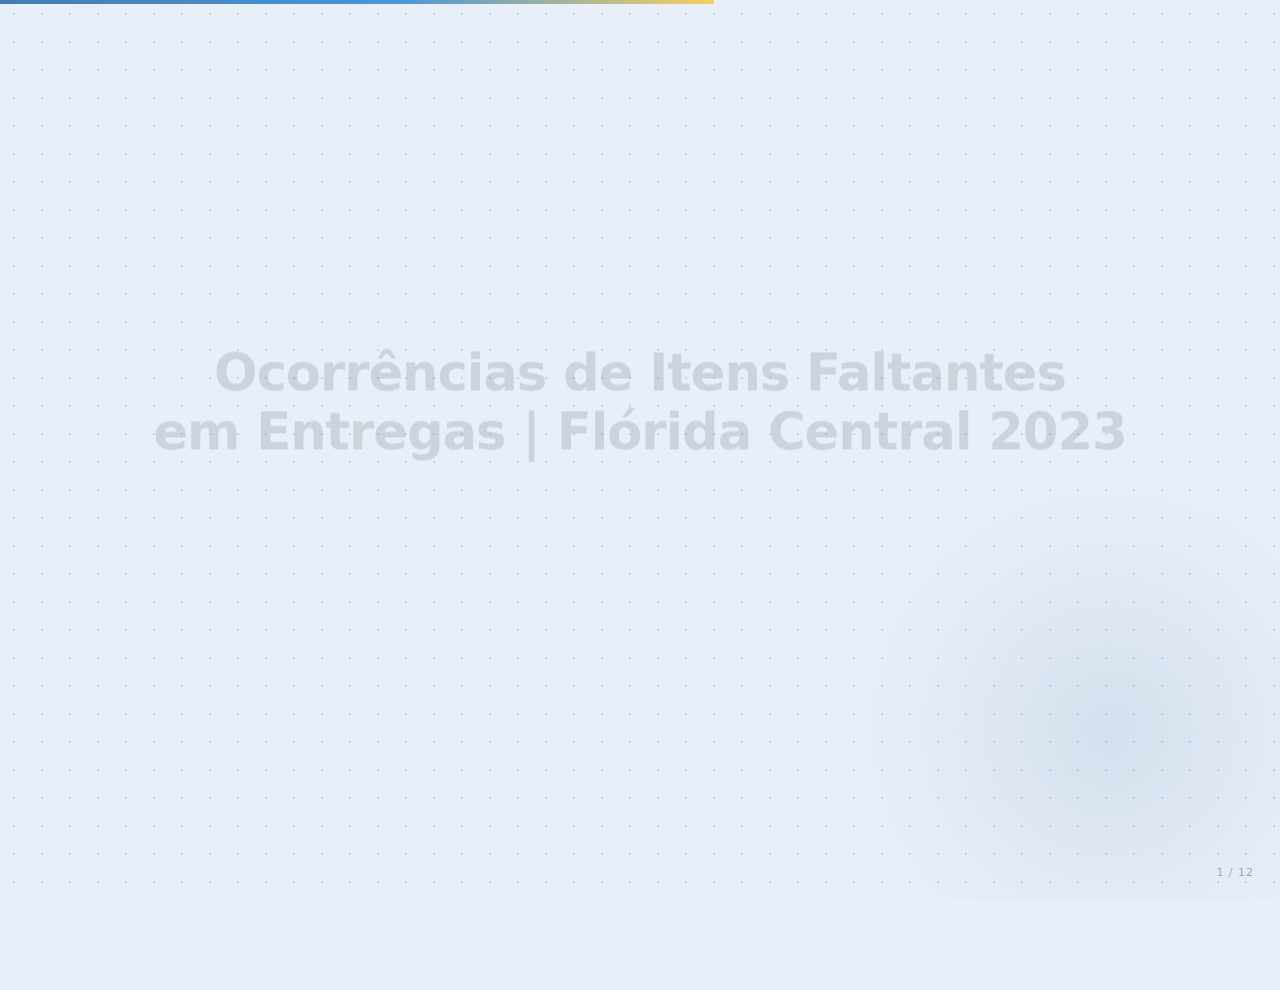
<file: docs/index.html>
<!DOCTYPE html>
<html lang="pt-BR">
<head>
<meta charset="UTF-8">
<meta http-equiv="refresh" content="0; url=presentation.html">
<title>Walmart Fraud Detection – Apresentação</title>
</head>
<body>
<p>Redirecionando para a <a href="presentation.html">apresentação</a>…</p>
</body>
</html>
</file>
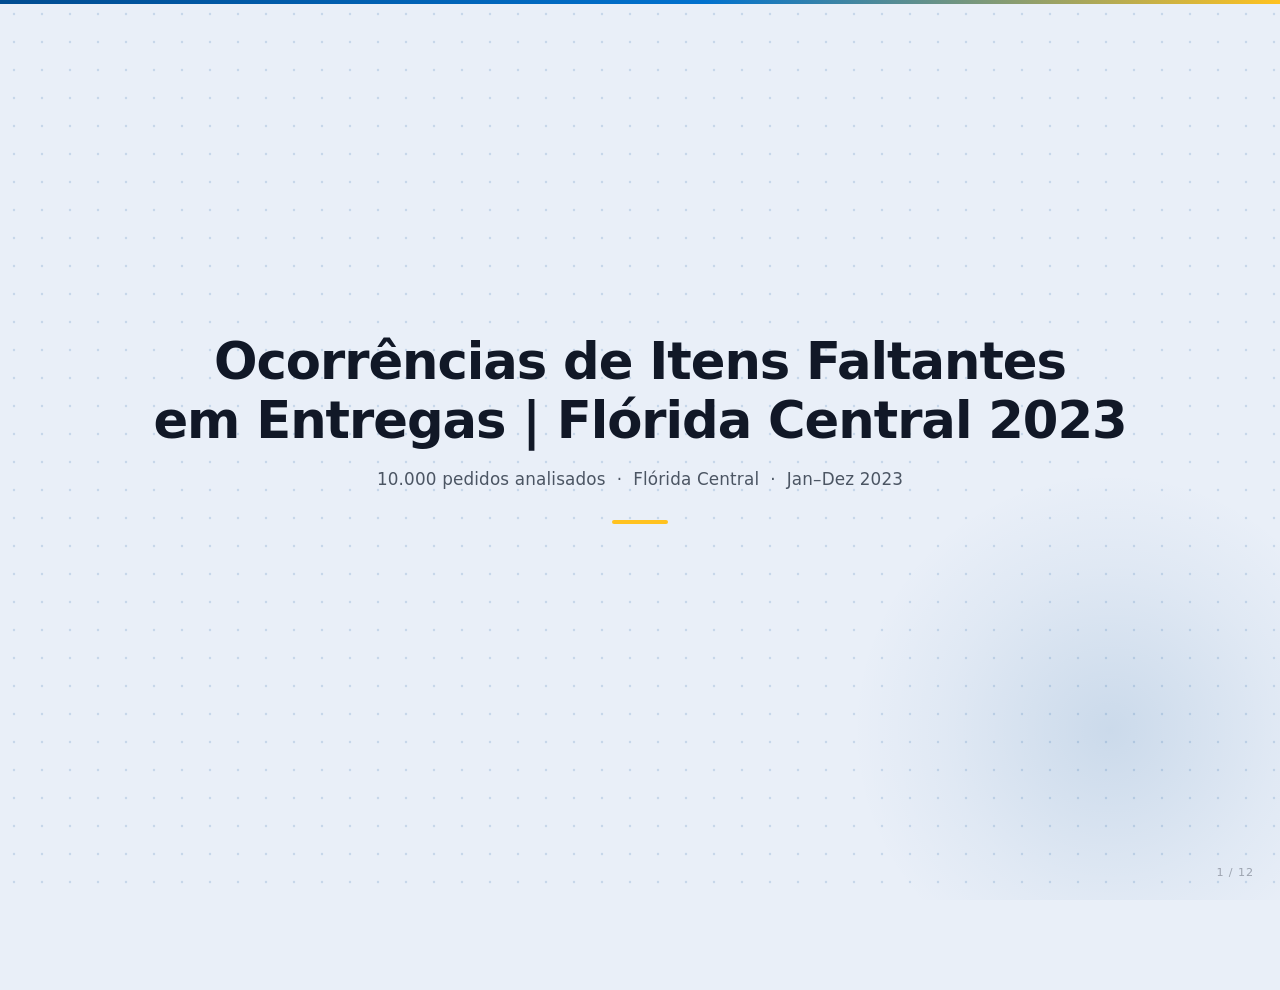
<file: docs/presentation.html>
<!DOCTYPE html>
<html lang="pt-BR">
<head>
<meta charset="UTF-8">
<meta name="viewport" content="width=device-width, initial-scale=1">
<title>Itens Faltantes em Entregas | 2023</title>
<style>

/* ── reset ──────────────────────────────────────────────── */
*, *::before, *::after { box-sizing: border-box; margin: 0; padding: 0; }
html, body { height: 100%; overflow: hidden; }

/* ── base ───────────────────────────────────────────────── */
body {
  background-color: #E9EFF8;
  background-image: url("data:image/svg+xml,%3Csvg width='28' height='28' xmlns='http://www.w3.org/2000/svg'%3E%3Ccircle cx='14' cy='14' r='1.2' fill='%23004C91' fill-opacity='0.15'/%3E%3C/svg%3E");
  font-family: Inter, system-ui, -apple-system, 'Segoe UI', Helvetica, Arial, sans-serif;
  font-size: 18px;
  line-height: 1.65;
  color: #111827;
}

/* ── slide engine ───────────────────────────────────────── */
#deck { position: relative; width: 100vw; height: 100vh; }

.slide {
  display: none;
  position: absolute;
  inset: 0;
  flex-direction: column;
  align-items: center;
  cursor: pointer;
  -webkit-tap-highlight-color: transparent;
  user-select: none;
}
.slide.active { display: flex; }

/* Top gradient bar — all slides */
.slide::before {
  content: '';
  position: absolute;
  top: 0; left: 0; right: 0;
  height: 4px;
  background: linear-gradient(to right, #004C91 0%, #0071CE 55%, #FFC220 100%);
  z-index: 1;
}

/* Left accent stripe — content slides */
.slide:not(:first-child) { box-shadow: inset 5px 0 0 #004C91; }

/* Cover: decorative circle bottom-right */
.slide:first-child::after {
  content: '';
  position: absolute;
  bottom: -90px; right: -90px;
  width: 520px; height: 520px;
  border-radius: 50%;
  background: radial-gradient(circle, rgba(0,76,145,0.13) 0%, rgba(0,76,145,0.04) 45%, transparent 70%);
  pointer-events: none;
}

.spacer { flex: 1; min-height: 0; }

/* ── content wrapper ────────────────────────────────────── */
.content {
  width: min(1280px, calc(100vw - 80px));
  padding: 0;
}

/* ── footnote slot ──────────────────────────────────────── */
.fn {
  height: 44px;
  width: min(1280px, calc(100vw - 80px));
  padding: 6px 0 0;
  font-size: 0.7rem;
  line-height: 1.45;
  color: #9CA3AF;
}

/* ── counter ────────────────────────────────────────────── */
#counter {
  position: fixed;
  bottom: 18px; right: 26px;
  font-size: 0.7rem;
  color: #9CA3AF;
  letter-spacing: 0.08em;
  pointer-events: none;
  user-select: none;
}

/* ══ typography ══════════════════════════════════════════ */

.cover-title {
  font-size: 3.2rem;
  font-weight: 800;
  line-height: 1.15;
  letter-spacing: -0.02em;
  color: #111827;
  margin-bottom: 1rem;
}
.cover-sub {
  font-size: 1.05rem;
  color: #4B5563;
  letter-spacing: 0.01em;
}
.slide:first-child .cover-sub::after {
  content: '';
  display: block;
  width: 56px;
  height: 4px;
  background: #FFC220;
  margin: 1.6rem auto 0;
  border-radius: 2px;
}

.slide-label {
  font-size: 0.68rem;
  font-weight: 700;
  letter-spacing: 0.13em;
  text-transform: uppercase;
  color: #004C91;
  margin-bottom: 1.1rem;
  padding-bottom: 0.5rem;
  border-bottom: 2px solid #FFC220;
  display: inline-block;
}

.big-stat {
  font-size: 7.5rem;
  font-weight: 800;
  line-height: 0.9;
  color: #004C91;
  margin-bottom: 0.5rem;
  letter-spacing: -0.04em;
}

.lead {
  font-size: 1.15rem;
  line-height: 1.55;
  color: #1F2937;
  margin-bottom: 0.85rem;
}

p { font-size: 0.95rem; color: #374151; line-height: 1.65; margin-bottom: 0.75rem; }
p:last-of-type { margin-bottom: 0; }

b, strong { font-weight: 600; color: #111827; }
.muted { color: #6B7280; }
.accent { color: #004C91; font-weight: 700; }
.red    { color: #EF4444; font-weight: 700; }

/* ── divider ────────────────────────────────────────────── */
hr { border: none; border-top: 1px solid #C9D5E8; margin: 1.1rem 0; }

/* ── stats row ──────────────────────────────────────────── */
.stats {
  display: flex;
  gap: 1.25rem;
  margin: 0.9rem 0 1.1rem;
}
.stats > div {
  flex: 1;
  background: rgba(255,255,255,0.82);
  border-radius: 8px;
  padding: 1rem 1.3rem;
  border-top: 3px solid #004C91;
  box-shadow: 0 1px 6px rgba(0,76,145,0.1);
  display: flex;
  flex-direction: column;
  align-items: center;
  text-align: center;
  justify-content: center;
}
.stat-val {
  font-size: 2.8rem;
  font-weight: 800;
  color: #004C91;
  line-height: 1;
  letter-spacing: -0.03em;
}
.stat-sub {
  font-size: 0.74rem;
  color: #6B7280;
  margin-top: 0.3rem;
  line-height: 1.4;
}

/* ── table ──────────────────────────────────────────────── */
table {
  width: 100%;
  border-collapse: collapse;
  font-size: 0.91rem;
  margin-top: 0.4rem;
}

th {
  text-align: left;
  font-size: 0.7rem;
  font-weight: 700;
  letter-spacing: 0.07em;
  text-transform: uppercase;
  color: #fff;
  background: #004C91;
  border-bottom: none;
  padding: 9px 14px;
}
th:first-child { border-radius: 6px 0 0 0; }
th:last-child  { border-radius: 0 6px 0 0; }

td {
  padding: 9px 14px;
  border-bottom: 1px solid #DCE5F0;
  color: #374151;
  vertical-align: top;
  background: rgba(255,255,255,0.75);
}
tr:nth-child(even) td { background: rgba(0,76,145,0.05); }
tr:last-child td { border-bottom: none; }
tr:last-child td:first-child { border-radius: 0 0 0 6px; }
tr:last-child td:last-child  { border-radius: 0 0 6px 0; }

/* ── numbered list ──────────────────────────────────────── */
ol.clean { list-style: none; margin-top: 0.75rem; }
ol.clean li {
  display: flex;
  gap: 1rem;
  font-size: 0.94rem;
  color: #374151;
  line-height: 1.6;
  margin-bottom: 0.6rem;
  background: rgba(255,255,255,0.75);
  border-radius: 6px;
  padding: 0.75rem 1rem;
  border-left: 3px solid #004C91;
  box-shadow: 0 1px 3px rgba(0,76,145,0.06);
}
ol.clean li:last-child { margin-bottom: 0; }
ol.clean li .n {
  font-weight: 800;
  font-size: 0.82rem;
  color: #004C91;
  min-width: 1.4rem;
  flex-shrink: 0;
  padding-top: 0.1rem;
}

/* ── toc grid ───────────────────────────────────────────── */
.toc {
  display: grid;
  grid-template-columns: 1fr 1fr;
  gap: 0.5rem 2rem;
  margin-top: 0.5rem;
}
.toc-item {
  display: flex;
  align-items: center;
  gap: 0.75rem;
  font-size: 0.95rem;
  color: #374151;
  padding: 0.5rem 0.75rem;
  background: rgba(255,255,255,0.65);
  border-radius: 6px;
  box-shadow: 0 1px 3px rgba(0,76,145,0.06);
}
.toc-n {
  font-size: 0.62rem;
  font-weight: 800;
  color: #fff;
  background: #004C91;
  min-width: 1.45rem;
  height: 1.45rem;
  border-radius: 3px;
  flex-shrink: 0;
  display: inline-flex;
  align-items: center;
  justify-content: center;
}

/* ── action blocks ──────────────────────────────────────── */
.action {
  background: rgba(255,255,255,0.78);
  border-left: 3px solid #004C91;
  border-radius: 0 8px 8px 0;
  padding: 0.75rem 1.1rem;
  margin-bottom: 0.65rem;
  box-shadow: 0 1px 4px rgba(0,76,145,0.08);
}
.action:last-of-type { margin-bottom: 0; }
.action-lbl {
  font-size: 0.67rem;
  font-weight: 700;
  letter-spacing: 0.1em;
  text-transform: uppercase;
  color: #004C91;
  margin-bottom: 0.18rem;
}
.action-txt {
  font-size: 0.91rem;
  color: #374151;
  line-height: 1.6;
}

/* ── SVG chart ──────────────────────────────────────────── */
.chart { margin-top: 0.75rem; }

/* ── metric cards (slide 4) ─────────────────────────────── */
.metric-cards {
  display: flex;
  gap: 1rem;
  margin: 1.2rem 0 1rem;
}
.metric-card {
  flex: 1;
  background: #fff;
  border-radius: 10px;
  padding: 1.2rem 1.1rem;
  border-top: 4px solid #004C91;
  box-shadow: 0 2px 8px rgba(0,76,145,0.1);
  position: relative;
}
.mc-val {
  font-size: 2.6rem;
  font-weight: 800;
  line-height: 1;
  letter-spacing: -0.03em;
  margin-bottom: 0.4rem;
  color: #004C91;
}
.mc-lbl {
  font-size: 0.72rem;
  font-weight: 700;
  letter-spacing: 0.06em;
  text-transform: uppercase;
  color: #374151;
  margin-bottom: 0.3rem;
}
.mc-ctx {
  font-size: 0.76rem;
  color: #6B7280;
  line-height: 1.45;
}
.mc-badge {
  position: absolute;
  top: 0.65rem;
  right: 0.75rem;
  font-size: 0.58rem;
  font-weight: 800;
  letter-spacing: 0.08em;
  text-transform: uppercase;
  padding: 0.2rem 0.5rem;
  border-radius: 99px;
}

/* ── region two-column (slide 6) ────────────────────────── */
.region-grid {
  display: grid;
  grid-template-columns: 58fr 42fr;
  gap: 2rem;
  margin-top: 0.6rem;
  align-items: start;
}
.region-insights .action {
  padding: 0.6rem 0.9rem;
}
.region-insights .action-lbl { font-size: 0.62rem; }
.region-insights .action-txt { font-size: 0.84rem; }

/* ── alert cards (slide 7) ──────────────────────────────── */
.alert-card {
  display: flex;
  align-items: center;
  gap: 1.2rem;
  background: #fff;
  border-radius: 10px;
  padding: 1rem 1.4rem;
  margin-bottom: 0.7rem;
  box-shadow: 0 2px 8px rgba(0,76,145,0.08);
}
.alert-card:last-of-type { margin-bottom: 0; }
.alert-icon {
  font-size: 1.5rem;
  flex-shrink: 0;
  width: 2.2rem;
  text-align: center;
}
.alert-body { flex: 1; min-width: 0; }
.alert-title {
  font-size: 0.95rem;
  font-weight: 700;
  color: #111827;
  margin-bottom: 0.2rem;
}
.alert-desc {
  font-size: 0.83rem;
  color: #4B5563;
  line-height: 1.55;
}
.alert-badge {
  font-size: 0.58rem;
  font-weight: 800;
  letter-spacing: 0.1em;
  text-transform: uppercase;
  padding: 0.28rem 0.7rem;
  border-radius: 99px;
  flex-shrink: 0;
  margin-left: 0.5rem;
}
.badge-high { background: #FEE2E2; color: #DC2626; }
.badge-med  { background: #FEF3C7; color: #D97706; }

/* ══ animations (screen only) ═══════════════════════════ */
@keyframes slide-up {
  from { opacity: 0; transform: translateY(14px); }
  to   { opacity: 1; transform: translateY(0); }
}
@keyframes fade-in {
  from { opacity: 0; }
  to   { opacity: 1; }
}
@keyframes bar-grow {
  from { transform: scaleX(0); transform-origin: left; }
  to   { transform: scaleX(1); transform-origin: left; }
}
@keyframes stat-pop {
  0%   { opacity: 0; transform: scale(0.85); }
  65%  { transform: scale(1.04); }
  100% { opacity: 1; transform: scale(1); }
}

@media (prefers-reduced-motion: no-preference) {
  .slide.active {
    animation: fade-in 0.28s ease both;
  }
  .slide.active .content > * {
    animation: slide-up 0.38s ease both;
    opacity: 0;
  }
  .slide.active .content > *:nth-child(1) { animation-delay: 0.06s; }
  .slide.active .content > *:nth-child(2) { animation-delay: 0.13s; }
  .slide.active .content > *:nth-child(3) { animation-delay: 0.20s; }
  .slide.active .content > *:nth-child(4) { animation-delay: 0.27s; }
  .slide.active .content > *:nth-child(5) { animation-delay: 0.34s; }
  .slide.active .content > *:nth-child(6) { animation-delay: 0.41s; }

  .slide.active .stat-val,
  .slide.active .big-stat,
  .slide.active .mc-val {
    animation: stat-pop 0.45s cubic-bezier(.22,1,.36,1) both;
    animation-delay: 0.25s;
  }

  .slide.active::before {
    animation: bar-grow 0.55s cubic-bezier(.22,1,.36,1) both;
  }

  .slide.active .toc-item {
    animation: slide-up 0.35s ease both;
    opacity: 0;
  }
  .slide.active .toc-item:nth-child(1) { animation-delay: 0.08s; }
  .slide.active .toc-item:nth-child(2) { animation-delay: 0.14s; }
  .slide.active .toc-item:nth-child(3) { animation-delay: 0.20s; }
  .slide.active .toc-item:nth-child(4) { animation-delay: 0.26s; }
  .slide.active .toc-item:nth-child(5) { animation-delay: 0.32s; }
  .slide.active .toc-item:nth-child(6) { animation-delay: 0.38s; }
  .slide.active .toc-item:nth-child(7) { animation-delay: 0.44s; }
  .slide.active .toc-item:nth-child(8) { animation-delay: 0.50s; }

  .slide.active .action {
    animation: slide-up 0.35s ease both;
    opacity: 0;
  }
  .slide.active .action:nth-of-type(1) { animation-delay: 0.10s; }
  .slide.active .action:nth-of-type(2) { animation-delay: 0.20s; }
  .slide.active .action:nth-of-type(3) { animation-delay: 0.30s; }

  .slide.active .metric-card {
    animation: slide-up 0.38s ease both;
    opacity: 0;
  }
  .slide.active .metric-card:nth-child(1) { animation-delay: 0.10s; }
  .slide.active .metric-card:nth-child(2) { animation-delay: 0.18s; }
  .slide.active .metric-card:nth-child(3) { animation-delay: 0.26s; }
  .slide.active .metric-card:nth-child(4) { animation-delay: 0.34s; }

  .slide.active .alert-card {
    animation: slide-up 0.35s ease both;
    opacity: 0;
  }
  .slide.active .alert-card:nth-of-type(1) { animation-delay: 0.12s; }
  .slide.active .alert-card:nth-of-type(2) { animation-delay: 0.22s; }
  .slide.active .alert-card:nth-of-type(3) { animation-delay: 0.32s; }
}

/* ══ print / PDF export ══════════════════════════════════ */
@media print {
  html, body {
    overflow: visible;
    height: auto;
    background: #E9EFF8;
    background-image: url("data:image/svg+xml,%3Csvg width='28' height='28' xmlns='http://www.w3.org/2000/svg'%3E%3Ccircle cx='14' cy='14' r='1.2' fill='%23004C91' fill-opacity='0.15'/%3E%3C/svg%3E");
  }
  #deck { position: static; width: 100%; height: auto; }
  #counter { display: none; }

  .slide {
    display: flex !important;
    position: relative !important;
    width: 100%;
    height: 100vh;
    page-break-after: always;
    break-after: page;
    animation: none !important;
    opacity: 1 !important;
    transform: none !important;
  }
  .slide:last-child {
    page-break-after: avoid;
    break-after: avoid;
  }
  .slide * {
    animation: none !important;
    opacity: 1 !important;
    transform: none !important;
    transition: none !important;
  }
}

</style>
</head>
<body>
<div id="deck">


<!-- ═══════════════════════════════════════════════════════
     01  CAPA
════════════════════════════════════════════════════════ -->
<div class="slide active">
  <div class="spacer"></div>
  <div class="content" style="text-align:center">
    <div class="cover-title">Ocorrências de Itens Faltantes<br>em Entregas | Flórida Central 2023</div>
    <div class="cover-sub">10.000 pedidos analisados &nbsp;·&nbsp; Flórida Central &nbsp;·&nbsp; Jan–Dez 2023</div>
  </div>
  <div class="spacer"></div>
  <div class="fn"></div>
</div>


<!-- ═══════════════════════════════════════════════════════
     02  SUMÁRIO
════════════════════════════════════════════════════════ -->
<div class="slide">
  <div class="spacer"></div>
  <div class="content">
    <div class="slide-label">Agenda</div>
    <div class="toc">
      <div class="toc-item"><span class="toc-n">01</span>Visão geral das ocorrências</div>
      <div class="toc-item"><span class="toc-n">02</span>Distribuição entre os motoristas</div>
      <div class="toc-item"><span class="toc-n">03</span>Motoristas e clientes em destaque</div>
      <div class="toc-item"><span class="toc-n">04</span>Taxa por cidade de entrega</div>
      <div class="toc-item"><span class="toc-n">05</span>Pontos cegos do processo atual</div>
      <div class="toc-item"><span class="toc-n">06</span>Ações recomendadas</div>
      <div class="toc-item"><span class="toc-n">07</span>Projeção de recuperação</div>
      <div class="toc-item"><span class="toc-n">08</span>Plano de ação</div>
    </div>
  </div>
  <div class="spacer"></div>
  <div class="fn"></div>
</div>


<!-- ═══════════════════════════════════════════════════════
     03  O PROBLEMA EM NÚMEROS
════════════════════════════════════════════════════════ -->
<div class="slide">
  <div class="spacer"></div>
  <div class="content">
    <div class="slide-label">01 · Visão geral das ocorrências</div>
    <div class="big-stat">15%</div>
    <p class="lead">dos pedidos de 2023 tiveram pelo menos um item reportado como faltante. <span class="muted">Na prática, 1 em cada 7 entregas saiu errada do ponto de vista do cliente.</span></p>
    <hr>
    <p>1.502 pedidos afetados. 1.657 itens que saíram do CD, foram carregados no veículo e não chegaram ao cliente. Perda estimada: <strong>$46.396 no ano.</strong></p>
    <p class="muted" style="font-size:0.88rem;margin-top:0.5rem">Esse número não aparece em nenhum relatório diário. Ele surge fragmentado, uma reclamação de cada vez.</p>
  </div>
  <div class="spacer"></div>
  <div class="fn">* O setor de e-commerce opera tipicamente com 2–5% de taxa de itens faltantes.</div>
</div>


<!-- ═══════════════════════════════════════════════════════
     04  O PADRÃO NÃO É ACIDENTE
════════════════════════════════════════════════════════ -->
<div class="slide">
  <div class="spacer"></div>
  <div class="content">
    <div class="slide-label">02 · Distribuição entre os motoristas</div>
    <p>Se fosse erro operacional, como item esquecido na gôndola, troca de embalagem ou falha na separação, os números seriam uniformes entre todos os motoristas.</p>
    <p>Não é o que os dados mostram. Na frota de 1.247 motoristas ativos:</p>
    <div class="metric-cards">
      <div class="metric-card" style="border-top-color:#10B981">
        <div class="mc-val" style="color:#10B981">0,00%</div>
        <div class="mc-lbl">Mediana da frota</div>
        <div class="mc-ctx">A maior parte dos motoristas não teve nenhuma ocorrência no ano inteiro</div>
      </div>
      <div class="metric-card" style="border-top-color:#004C91">
        <div class="mc-val" style="color:#004C91">1,22%</div>
        <div class="mc-lbl">Média geral</div>
        <div class="mc-ctx">Puxada para cima pelos casos extremos; sem eles, seria próxima de zero</div>
      </div>
      <div class="metric-card" style="border-top-color:#F59E0B">
        <div class="mc-badge" style="background:#FEF3C7;color:#D97706">Atenção</div>
        <div class="mc-val" style="color:#D97706">4,82%</div>
        <div class="mc-lbl">Limite de investigação</div>
        <div class="mc-ctx">Média + 2σ; motoristas acima desse ponto saem do padrão estatístico</div>
      </div>
      <div class="metric-card" style="border-top-color:#EF4444">
        <div class="mc-badge" style="background:#FEE2E2;color:#DC2626">Máximo</div>
        <div class="mc-val" style="color:#EF4444">7,46%</div>
        <div class="mc-lbl">Máximo individual</div>
        <div class="mc-ctx">1 em cada 13 entregas com item faltante, toda semana, o ano inteiro</div>
      </div>
    </div>
    <p class="muted" style="font-size:0.88rem">A maioria da frota está em zero. Isso não é distribuição de erro operacional. É concentração.</p>
  </div>
  <div class="spacer"></div>
  <div class="fn">* Na prática: um motorista com 7,46% deixa item faltante toda semana em uma rota de 5 entregas/dia.</div>
</div>


<!-- ═══════════════════════════════════════════════════════
     05  MOTORISTAS E CLIENTES
════════════════════════════════════════════════════════ -->
<div class="slide">
  <div class="spacer"></div>
  <div class="content">
    <div class="slide-label">03 · Motoristas e clientes em destaque</div>
    <div class="stats">
      <div>
        <div class="stat-val">7,46%</div>
        <div class="stat-sub">máximo individual dos motoristas<br><span style="color:#9CA3AF">média da frota: 1,22%</span></div>
      </div>
      <div>
        <div class="stat-val">13,64%</div>
        <div class="stat-sub">máximo individual dos clientes<br><span style="color:#9CA3AF">média da base: 1,71%</span></div>
      </div>
    </div>
    <hr>
    <p><strong>O perfil típico de alto risco não é o novato.</strong> Os casos mais graves são motoristas com volume razoável de entregas, o suficiente para o padrão se consolidar sem chamar atenção no volume absoluto.</p>
    <p style="margin-top:0.75rem">Do lado dos clientes, os itens mais reclamados são os de maior valor, o que não combina com uma distribuição aleatória de esquecimentos. Também há pares motorista-cliente em que <em>toda</em> entrega feita por aquele motorista para aquele cliente teve item faltante.</p>
  </div>
  <div class="spacer"></div>
  <div class="fn"></div>
</div>


<!-- ═══════════════════════════════════════════════════════
     06  DIFERENÇA ENTRE REGIÕES
════════════════════════════════════════════════════════ -->
<div class="slide">
  <div class="spacer"></div>
  <div class="content">
    <div class="slide-label">04 · Taxa por cidade de entrega</div>
    <div class="region-grid">
      <div>
        <!--
          scale: 300px = 1,76%  →  factor = 300 / 1.76 = 170.45 px per %
          Altamonte 1,76%→300px  Apopka 1,73%→295px  Winter Park 1,65%→281px
          Clermont 1,60%→273px  Sanford 1,54%→263px  Kissimmee 1,50%→256px
          viewBox: 0 0 520 275  (row height 46px, 6 rows)
        -->
        <svg viewBox="0 0 520 275" xmlns="http://www.w3.org/2000/svg"
             style="width:100%;display:block"
             role="img" aria-label="Taxa de itens faltantes por região">
          <!-- row 1 — Altamonte Springs 1,76% -->
          <text x="155" y="32" text-anchor="end"
                font-size="13" fill="#374151" font-family="system-ui,sans-serif">Altamonte Springs</text>
          <rect x="165" y="19" width="300" height="22" rx="3" fill="#EF4444"/>
          <text x="472" y="33" font-size="12" fill="#EF4444"
                font-weight="700" font-family="system-ui,sans-serif">1,76%</text>

          <!-- row 2 — Apopka 1,73% -->
          <text x="155" y="78" text-anchor="end"
                font-size="13" fill="#374151" font-family="system-ui,sans-serif">Apopka</text>
          <rect x="165" y="65" width="295" height="22" rx="3" fill="#F87171"/>
          <text x="467" y="79" font-size="12" fill="#F87171"
                font-weight="600" font-family="system-ui,sans-serif">1,73%</text>

          <!-- row 3 — Winter Park 1,65% -->
          <text x="155" y="124" text-anchor="end"
                font-size="13" fill="#374151" font-family="system-ui,sans-serif">Winter Park</text>
          <rect x="165" y="111" width="281" height="22" rx="3" fill="#9CA3AF"/>
          <text x="453" y="125" font-size="12" fill="#6B7280"
                font-family="system-ui,sans-serif">1,65%</text>

          <!-- row 4 — Clermont 1,60% -->
          <text x="155" y="170" text-anchor="end"
                font-size="13" fill="#374151" font-family="system-ui,sans-serif">Clermont</text>
          <rect x="165" y="157" width="273" height="22" rx="3" fill="#D1D5DB"/>
          <text x="445" y="171" font-size="12" fill="#6B7280"
                font-family="system-ui,sans-serif">1,60%</text>

          <!-- row 5 — Sanford 1,54% -->
          <text x="155" y="216" text-anchor="end"
                font-size="13" fill="#374151" font-family="system-ui,sans-serif">Sanford</text>
          <rect x="165" y="203" width="263" height="22" rx="3" fill="#D1D5DB"/>
          <text x="435" y="217" font-size="12" fill="#6B7280"
                font-family="system-ui,sans-serif">1,54%</text>

          <!-- row 6 — Kissimmee 1,50% -->
          <text x="155" y="262" text-anchor="end"
                font-size="13" fill="#374151" font-family="system-ui,sans-serif">Kissimmee</text>
          <rect x="165" y="249" width="256" height="22" rx="3" fill="#D1D5DB"/>
          <text x="428" y="263" font-size="12" fill="#6B7280"
                font-family="system-ui,sans-serif">1,50%</text>
        </svg>
      </div>
      <div class="region-insights">
        <div class="action">
          <div class="action-lbl">Diferença entre as pontas</div>
          <div class="action-txt">Altamonte Springs registra <strong>17% mais ocorrências</strong> do que Kissimmee, mesmo com volume e perfil de cliente praticamente idênticos (~1.450 pedidos/região).</div>
        </div>
        <div class="action" style="margin-top:0.5rem">
          <div class="action-lbl">O produto não explica</div>
          <div class="action-txt">A composição de categorias e o preço médio dos itens são similares nas seis regiões. A variável que muda é a operação das rotas e a supervisão de campo.</div>
        </div>
        <div class="action" style="margin-top:0.5rem">
          <div class="action-lbl">Impacto financeiro da diferença</div>
          <div class="action-txt">Se Altamonte Springs operasse no nível de Kissimmee, a redução representaria <strong>~$1.500/ano</strong> só nessa região, sem mudança de volume.</div>
        </div>
      </div>
    </div>
  </div>
  <div class="spacer"></div>
  <div class="fn">* ~1.420–1.485 pedidos/ano em cada região, com composição de produtos e perfil demográfico de clientes similares.</div>
</div>


<!-- ═══════════════════════════════════════════════════════
     07  O QUE FICA INVISÍVEL HOJE
════════════════════════════════════════════════════════ -->
<div class="slide">
  <div class="spacer"></div>
  <div class="content">
    <div class="slide-label">05 · Pontos cegos do processo atual</div>
    <p class="lead" style="font-size:1rem;margin-bottom:1.1rem">O processo atual é reativo: o cliente reclama, o atendimento processa e o reembolso é pago. Um motorista pode acumular 7% de taxa de falta ao longo do ano <strong>sem gerar um único alerta</strong>, porque cada ocorrência parece um caso isolado.</p>
    <div class="alert-card">
      <div class="alert-icon">🌙</div>
      <div class="alert-body">
        <div class="alert-title">Padrão por turno</div>
        <div class="alert-desc">Motoristas com taxa normal durante o dia e taxa elevada especificamente em entregas noturnas. O turno esconde o desvio: olhando apenas a média geral, nada aparece.</div>
      </div>
      <div class="alert-badge badge-high">Alto risco</div>
    </div>
    <div class="alert-card">
      <div class="alert-icon">👥</div>
      <div class="alert-body">
        <div class="alert-title">Par motorista-cliente</div>
        <div class="alert-desc">Cliente com histórico limpo que começou a reclamar somente depois de ser atendido pelo mesmo motorista. O problema não é o cliente isoladamente, mas a combinação. Isso só aparece no cruzamento de dados.</div>
      </div>
      <div class="alert-badge badge-high">Alto risco</div>
    </div>
    <div class="alert-card">
      <div class="alert-icon">📦</div>
      <div class="alert-body">
        <div class="alert-title">Produto de alto valor</div>
        <div class="alert-desc">Eletrônicos acima de $80 aparecem com frequência desproporcional nos faltantes de certos motoristas. Não parece esquecimento aleatório; há seletividade no item escolhido.</div>
      </div>
      <div class="alert-badge badge-med">Médio risco</div>
    </div>
  </div>
  <div class="spacer"></div>
  <div class="fn"></div>
</div>


<!-- ═══════════════════════════════════════════════════════
     08  O QUE PRECISA MUDAR
════════════════════════════════════════════════════════ -->
<div class="slide">
  <div class="spacer"></div>
  <div class="content">
    <div class="slide-label">06 · Ações recomendadas</div>
    <div class="action">
      <div class="action-lbl">1. Foto obrigatória na entrega</div>
      <div class="action-txt">O motorista fotografa o pedido na porta antes de sair. Isso elimina a ambiguidade entre pedido entregue e pedido não entregue. Custo: zero, pois qualquer smartphone já faz.</div>
    </div>
    <div class="action">
      <div class="action-lbl">2. Revisão mensal das listas de motoristas</div>
      <div class="action-txt">O gestor de campo verifica mensalmente quem está acima de 4,82% e conversa com esses motoristas. A abordagem não deve ser acusatória, mas uma checagem operacional. Muitos casos se resolvem antes de virar problema maior.</div>
    </div>
    <div class="action">
      <div class="action-lbl">3. Cruzamento de reclamações por par motorista-cliente</div>
      <div class="action-txt">Quando um cliente reclamar, verificar se o mesmo motorista já teve ocorrência com esse cliente. Se houver histórico, isso muda a forma de tratar a reclamação.</div>
    </div>
    <p class="muted" style="font-size:0.85rem;margin-top:0.9rem">Essas três ações custam tempo de gestão, não orçamento.</p>
  </div>
  <div class="spacer"></div>
  <div class="fn">* Redes de entrega que implementaram foto obrigatória relatam 30–40% de redução em reclamações de itens faltantes.</div>
</div>


<!-- ═══════════════════════════════════════════════════════
     09  PROJEÇÃO DE IMPACTO
════════════════════════════════════════════════════════ -->
<div class="slide">
  <div class="spacer"></div>
  <div class="content">
    <div class="slide-label">07 · Projeção de recuperação</div>
    <table>
      <thead>
        <tr>
          <th>Cenário</th>
          <th>O que inclui</th>
          <th>Redução</th>
          <th style="text-align:right">Economia/ano (Flórida Central)</th>
        </tr>
      </thead>
      <tbody>
        <tr>
          <td><strong>Processos</strong></td>
          <td class="muted" style="font-size:0.88rem">Foto + revisão mensal + cruzamento de pares</td>
          <td class="accent">~30%</td>
          <td class="accent" style="text-align:right">~$13.900</td>
        </tr>
        <tr>
          <td><strong>+ Monitoramento ativo</strong></td>
          <td class="muted" style="font-size:0.88rem">Processos + alertas em tempo real utilizados pelos gestores</td>
          <td class="accent">45–55%</td>
          <td class="accent" style="text-align:right">~$21.000–25.000</td>
        </tr>
      </tbody>
    </table>
    <hr>
    <p class="muted" style="font-size:0.88rem">No cenário de processos, o retorno sobre o custo de implementação ocorre em menos de 6 meses.</p>
  </div>
  <div class="spacer"></div>
  <div class="fn">* Não inclui redução de custo com atendimento, reembolsos indevidos ou impacto em retenção de clientes.</div>
</div>


<!-- ═══════════════════════════════════════════════════════
     10  PRÓXIMOS TRÊS PASSOS
════════════════════════════════════════════════════════ -->
<div class="slide">
  <div class="spacer"></div>
  <div class="content">
    <div class="slide-label">08 · Plano de ação</div>
    <div class="action">
      <div class="action-lbl">Esta semana</div>
      <div class="action-txt">Identificar os motoristas acima de 4,82% de taxa de falta e agendar conversa com os gestores de rota responsáveis. O sistema já tem essa lista pronta.</div>
    </div>
    <div class="action">
      <div class="action-lbl">Este mês</div>
      <div class="action-txt">Testar a foto obrigatória na entrega em Altamonte Springs, região com maior incidência. Medir o impacto nas reclamações ao longo de 30 dias antes de expandir.</div>
    </div>
    <div class="action">
      <div class="action-lbl">Este trimestre</div>
      <div class="action-txt">Integrar o painel ao fluxo diário de dados operacionais para que as listas de motoristas e os alertas por par sejam atualizados automaticamente, sem depender de extração manual.</div>
    </div>
  </div>
  <div class="spacer"></div>
  <div class="fn"></div>
</div>


<!-- ═══════════════════════════════════════════════════════
     11  REFERÊNCIA RÁPIDA
════════════════════════════════════════════════════════ -->
<div class="slide">
  <div class="spacer"></div>
  <div class="content">
    <div class="slide-label">Referência — números de 2023</div>
    <table>
      <tbody>
        <tr><td>Total de pedidos analisados</td>          <td class="accent" style="text-align:right">10.000</td></tr>
        <tr><td>Pedidos com item faltante</td>            <td class="red" style="text-align:right">1.502 &nbsp;(15,02%)</td></tr>
        <tr><td>Total de itens faltantes</td>             <td style="text-align:right">1.657</td></tr>
        <tr><td>Perda estimada</td>                       <td class="red" style="text-align:right">$46.396</td></tr>
        <tr><td>Motoristas ativos</td>                    <td style="text-align:right">1.247</td></tr>
        <tr><td>Taxa máxima individual dos motoristas</td><td class="red" style="text-align:right">7,46%</td></tr>
        <tr><td>Clientes ativos</td>                      <td style="text-align:right">1.239</td></tr>
        <tr><td>Taxa máxima individual dos clientes</td>  <td class="red" style="text-align:right">13,64%</td></tr>
        <tr><td>Região com maior incidência</td>          <td style="text-align:right">Altamonte Springs &nbsp;(1,76%)</td></tr>
        <tr><td>Região com menor incidência</td>          <td style="text-align:right">Kissimmee &nbsp;(1,50%)</td></tr>
      </tbody>
    </table>
  </div>
  <div class="spacer"></div>
  <div class="fn"></div>
</div>


<!-- ═══════════════════════════════════════════════════════
     12  SOBRE O PROJETO
════════════════════════════════════════════════════════ -->
<div class="slide">
  <div class="spacer"></div>
  <div class="content" style="text-align:center">
    <div class="slide-label">Sobre o projeto</div>
    <p style="font-size:1.1rem;margin-bottom:2rem">Análise de fraude em entregas Walmart — Central Florida, 2023</p>
    <p style="margin-bottom:1.2rem">
      <strong>Repositório GitHub</strong><br>
      <a href="https://github.com/anotther/walmart-delivery-fraud-detection"
         target="_blank" rel="noopener noreferrer"
         style="color:#2684ff;word-break:break-all">
        github.com/anotther/walmart-delivery-fraud-detection
      </a>
    </p>
    <p style="margin-bottom:1.2rem">
      <strong>Autor</strong><br>
      <a href="https://www.linkedin.com/in/leofortes/"
         target="_blank" rel="noopener noreferrer"
         style="color:#2684ff">
        Leonardo Fortes
      </a>
    </p>
  </div>
  <div class="spacer"></div>
  <div class="fn"></div>
</div>


</div><!-- #deck -->

<div id="counter">1 / 12</div>

<script>
(function () {
  var slides  = Array.from(document.querySelectorAll('#deck .slide'));
  var counter = document.getElementById('counter');
  var total   = slides.length;
  var cur     = 0;

  function go(n) {
    slides[cur].classList.remove('active');
    cur = n < 0 ? 0 : n >= total ? total - 1 : n;
    slides[cur].classList.add('active');
    counter.textContent = (cur + 1) + ' ∕ ' + total;
  }

  document.addEventListener('click', function () { go(cur + 1); });

  document.addEventListener('keydown', function (e) {
    if (e.key === 'ArrowRight' || e.key === ' ') { e.preventDefault(); go(cur + 1); }
    if (e.key === 'ArrowLeft')                   { e.preventDefault(); go(cur - 1); }
  });
}());
</script>
</body>
</html>
</file>
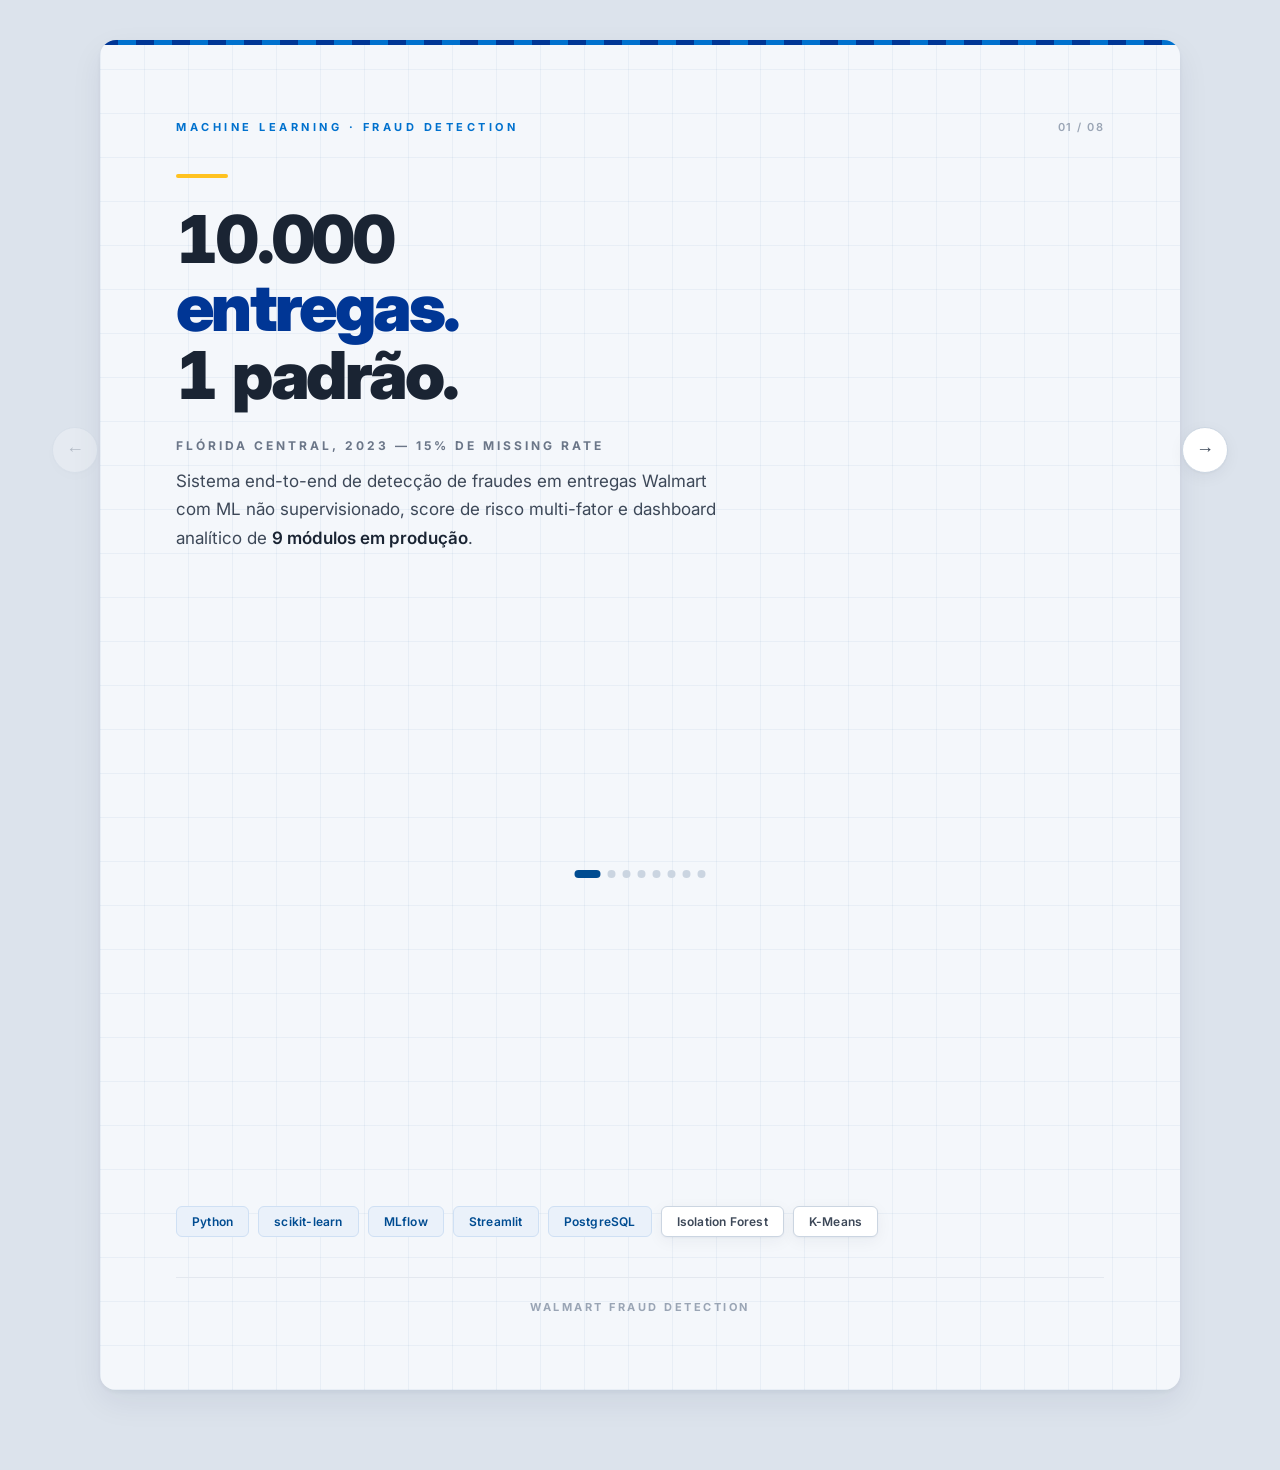
<file: docs/linkedin-post/carousel.html>
<!DOCTYPE html>
<html lang="pt-BR">
<head>
<meta charset="UTF-8">
<meta name="viewport" content="width=device-width, initial-scale=1.0">
<title>Walmart Fraud Detection — LinkedIn Carousel</title>
<link rel="preconnect" href="https://fonts.googleapis.com">
<link href="https://fonts.googleapis.com/css2?family=Inter:wght@400;500;600;700;800;900&display=swap" rel="stylesheet">
<style>

/* ── DESIGN SYSTEM TOKENS (src/dashboard/theme.py + main.css) ──────────
   Walmart brand kept; light surfaces softened (no pure white slides). */
:root {
  --sw: 1080px;
  --sh: 1350px;
  --pad: 76px;

  /* Walmart brand */
  --blue:      #004C91;
  --blue-dark: #003695;
  --blue-lt:   #0071CE;
  --yellow:    #FFC220;

  /* Soft light palette — easy on the eyes, not stark white */
  --bg-page:  #DCE3EC;   /* viewport behind the slides              */
  --bg-soft:  #F4F7FB;   /* lighter spot of the slide gradient      */
  --bg-mute:  #E8EDF4;   /* darker spot of the slide gradient       */
  --card:     #FFFFFF;   /* cards lift off the soft background       */
  --card-2:   #F7F9FC;   /* secondary card surface                  */
  --blue-soft:#EAF1FA;   /* soft blue surface                       */
  --border:   #E3E8EF;
  --border-md:#CBD5E1;

  /* Typography */
  --t1: #1A2433;
  --t2: #3D4858;
  --t3: #6B7688;
  --t4: #9AA5B5;

  --shadow:    0 1px 2px rgba(16,33,66,.04), 0 4px 16px rgba(16,33,66,.05);
  --shadow-lg: 0 2px 4px rgba(16,33,66,.05), 0 12px 32px rgba(16,33,66,.07);

  --font: 'Inter', 'Segoe UI', Roboto, Helvetica, Arial, sans-serif;
}

*, *::before, *::after { box-sizing: border-box; margin: 0; padding: 0; }

body {
  font-family: var(--font);
  background: var(--bg-page);
  display: flex;
  flex-direction: column;
  align-items: center;
  padding: 40px 16px 80px;
  color: var(--t1);
  -webkit-font-smoothing: antialiased;
}

/* ── NAVIGATION ───────────────────────────────────────────────────── */
.nav-btn {
  position: fixed;
  top: 50%;
  transform: translateY(-50%);
  width: 46px; height: 46px;
  border-radius: 50%;
  border: 1px solid var(--border-md);
  background: var(--card);
  cursor: pointer;
  font-size: 18px;
  display: flex; align-items: center; justify-content: center;
  box-shadow: var(--shadow);
  color: var(--t2);
  z-index: 100;
  transition: background .2s, border-color .2s;
}
#btnPrev { left: max(12px, calc(50% - 588px)); }
#btnNext { right: max(12px, calc(50% - 588px)); }
.nav-btn:hover    { background: var(--bg-soft); border-color: var(--blue-lt); color: var(--blue); }
.nav-btn:disabled { opacity: 0.25; cursor: default; pointer-events: none; }

.dots {
  position: fixed;
  bottom: 22px; left: 50%;
  transform: translateX(-50%);
  display: flex; gap: 7px;
  z-index: 100;
}
.dot {
  width: 8px; height: 8px;
  border-radius: 9999px;
  background: var(--border-md);
  border: none; cursor: pointer;
  transition: width .25s, background .25s;
}
.dot.on { width: 26px; background: var(--blue); border-radius: 4px; }

/* ── CAROUSEL ─────────────────────────────────────────────────────── */
.wrap  { width: var(--sw); overflow: hidden; border-radius: 16px; box-shadow: var(--shadow-lg); }
.track { display: flex; transition: transform .4s cubic-bezier(.4,0,.2,1); }

/* ── SLIDE BASE ───────────────────────────────────────────────────── */
.slide {
  width: var(--sw);
  min-width: var(--sw);
  height: var(--sh);
  /* "Analyst Grid" direction (ranked #1) — subtle graph-paper texture
     on a soft light base; reads like an analytics tool, brand-safe. */
  background-color: #F4F7FB;
  background-image:
    repeating-linear-gradient(0deg,  rgba(0,76,145,.05) 0 1px, transparent 1px 44px),
    repeating-linear-gradient(90deg, rgba(0,76,145,.05) 0 1px, transparent 1px 44px);
  display: flex;
  flex-direction: column;
  padding: var(--pad);
  position: relative;
  flex-shrink: 0;
  overflow: hidden;
}

/* Brand accent bar — top of every slide */
.slide::before {
  content: '';
  position: absolute;
  top: 0; left: 0; right: 0;
  height: 5px;
  background: repeating-linear-gradient(90deg, var(--blue-dark) 0 18px, var(--blue-lt) 18px 36px);
}

/* ── SLIDE STRUCTURE: head (fixed) · body (fills) · foot (fixed) ───── */
.s-head {
  display: flex;
  justify-content: space-between;
  align-items: center;
  padding-top: 4px;
  flex-shrink: 0;
}
.s-label {
  font-size: 11px; font-weight: 700;
  letter-spacing: 3.5px; text-transform: uppercase;
  color: var(--blue-lt);
}
.s-num {
  font-size: 11px; font-weight: 600;
  letter-spacing: 1.5px; color: var(--t4);
}

.s-body {
  flex: 1;
  display: flex;
  flex-direction: column;
  min-height: 0;
  padding: 40px 0;
}
.s-body.center  { justify-content: center; }
.s-body.between { justify-content: space-between; }

.s-foot {
  padding-top: 22px;
  border-top: 1px solid var(--border);
  display: flex;
  justify-content: center;
  align-items: center;
  flex-shrink: 0;
}
.s-foot-brand { font-size: 11px; font-weight: 700; letter-spacing: 2.5px; text-transform: uppercase; color: var(--t4); }

/* ── TYPOGRAPHY ───────────────────────────────────────────────────── */
.h1 {
  font-size: 66px; font-weight: 900;
  line-height: 1.03; letter-spacing: -0.04em;
  color: var(--t1);
}
/* tabular, lining numerals keep all the data figures vertically aligned */
.h1, .h2, .kpi-val, .prog-pct, .kpi-desc { font-feature-settings: "tnum" 1, "lnum" 1; }
.h2 {
  font-size: 47px; font-weight: 900;
  line-height: 1.07; letter-spacing: -0.028em;
  color: var(--blue-dark);
}
.body {
  font-size: 17px; font-weight: 400;
  line-height: 1.68; color: var(--t2);
}
.body strong { color: var(--t1); font-weight: 600; }
.caption { font-size: 12.5px; color: var(--t4); line-height: 1.55; }
.eyebrow { font-size: 12px; font-weight: 700; letter-spacing: 3px; text-transform: uppercase; color: var(--t3); }
.label   { font-size: 10px; font-weight: 700; letter-spacing: 3px; text-transform: uppercase; color: var(--t4); }

/* accent line */
.accent { width: 52px; height: 4px; background: var(--yellow); border-radius: 2px; }

/* ── CARDS ────────────────────────────────────────────────────────── */
.card {
  background: var(--card);
  border: 1px solid var(--border);
  border-radius: 6px;
  padding: 26px 28px;
  box-shadow: var(--shadow);
}
.card-y {
  background: var(--card);
  border: 1px solid var(--border);
  border-left: 4px solid var(--yellow);
  border-radius: 0 6px 6px 0;
  padding: 22px 26px;
  box-shadow: var(--shadow);
}
.card-b {
  background: var(--blue-soft);
  border: 1px solid #CFE0F4;
  border-radius: 6px;
  padding: 22px 26px;
}

/* ── BADGES ───────────────────────────────────────────────────────── */
.badge-row { display: flex; flex-wrap: wrap; gap: 9px; }
.badge {
  display: inline-block;
  font-size: 12px; font-weight: 600;
  padding: 7px 15px;
  border-radius: 6px;
  border: 1px solid var(--border-md);
  color: var(--t2);
  background: var(--card);
  letter-spacing: 0.2px;
  box-shadow: var(--shadow);
}
.badge.b { border-color: #CFE0F4; color: var(--blue); background: var(--blue-soft); box-shadow: none; }

/* ── KPI CARDS ────────────────────────────────────────────────────── */
.kpi {
  background: var(--card);
  border: 1px solid var(--border);
  border-top: 4px solid var(--blue-lt);
  border-radius: 6px;
  padding: 30px 28px;
  box-shadow: var(--shadow);
  display: flex; flex-direction: column;
  justify-content: center;
  gap: 8px;
}
.kpi-lbl  { font-size: 10.5px; font-weight: 700; letter-spacing: 2.5px; text-transform: uppercase; color: var(--t4); }
.kpi-val  { font-size: 54px; font-weight: 900; letter-spacing: -0.045em; line-height: 1; color: var(--blue-dark); }
.kpi-desc { font-size: 12.5px; color: var(--t3); line-height: 1.45; }

/* ── PROGRESS BARS ────────────────────────────────────────────────── */
.prog-item  { display: flex; align-items: center; gap: 16px; }
.prog-name  { font-size: 14.5px; font-weight: 600; color: var(--t1); width: 184px; flex-shrink: 0; }
.prog-track { flex: 1; height: 12px; background: #DCE3EC; border-radius: 9999px; overflow: hidden; }
.prog-fill  { height: 100%; border-radius: 9999px; background: var(--blue-lt); }
.prog-fill.hi { background: var(--blue-dark); }
.prog-fill.lo { background: #9CC0E8; }
.prog-pct   { font-size: 13.5px; font-weight: 700; color: var(--blue-dark); width: 46px; text-align: right; flex-shrink: 0; }

/* ── PIPELINE (timeline rail + station cards) ─────────────────────── */
.steps {
  position: relative;
  display: flex; flex-direction: column;
  justify-content: space-between; gap: 14px;
  flex: 1;
  padding-left: 64px;
}
/* gradient "progress spine" — reads as a flow from ingestion to delivery */
.steps::before {
  content: '';
  position: absolute;
  left: 25px; top: 26px; bottom: 26px;
  width: 3px; border-radius: 3px;
  background: linear-gradient(180deg,
    var(--blue-lt) 0%, var(--blue) 42%, var(--blue-dark) 72%, var(--yellow) 100%);
}
.step {
  position: relative;
  display: flex; align-items: center; gap: 16px;
  background: var(--card);
  border: 1px solid var(--border);
  border-radius: 12px;
  padding: 15px 22px;
  box-shadow: var(--shadow);
  transition: transform .18s ease, box-shadow .18s ease, border-color .18s ease;
}
.step:hover { transform: translateX(5px); box-shadow: var(--shadow-lg); border-color: var(--border-md); }
.step-num {
  position: absolute;
  left: -62px; top: 50%; transform: translateY(-50%);
  width: 46px; height: 46px; border-radius: 50%;
  background: var(--blue); color: #fff;
  font-size: 16px; font-weight: 800;
  display: flex; align-items: center; justify-content: center;
  z-index: 2;
  box-shadow: 0 0 0 5px var(--bg-soft), 0 5px 14px rgba(0,54,149,.28);
}
/* colour the nodes along the same blue→yellow progression as the spine */
.step-num.s1 { background: var(--blue-lt); }
.step-num.s2, .step-num.s3 { background: var(--blue); }
.step-num.s4, .step-num.s5 { background: var(--blue-dark); }
.step-num.y  { background: var(--yellow); color: var(--t1);
  box-shadow: 0 0 0 5px var(--bg-soft), 0 5px 14px rgba(255,194,32,.45); }
.step-main  { flex: 1; min-width: 0; }
.step-title { font-size: 16.5px; font-weight: 700; color: var(--t1); margin-bottom: 2px; }
.step-sub   { font-size: 12.5px; color: var(--t3); line-height: 1.4; }
.step-tag {
  flex-shrink: 0; white-space: nowrap;
  font-size: 9.5px; font-weight: 700; letter-spacing: 1.5px; text-transform: uppercase;
  color: var(--blue); background: var(--blue-soft);
  border: 1px solid #CFE0F4; border-radius: 999px;
  padding: 5px 12px;
}
.step-tag.y { color: #8A6608; background: #FFF6DE; border-color: #F5DFA0; }

/* ── FEATURE ROWS (no dot bullets) ────────────────────────────────── */
.feat {
  padding: 4px 0 4px 16px;
  border-left: 2px solid var(--yellow);
  font-size: 14px; color: var(--t2); line-height: 1.4;
}

/* ── PRINT / PDF ──────────────────────────────────────────────────── */
@media print {
  @page { size: 1080px 1350px; margin: 0; }
  body  { background: #fff; padding: 0; }
  .nav-btn, .dots { display: none; }
  .wrap { width: auto; overflow: visible; border-radius: 0; box-shadow: none; }
  .track { flex-direction: column; transform: none !important; }
  .slide { page-break-after: always; break-after: page; }
  .card, .card-y, .kpi, .badge, .nav-btn, .step { box-shadow: none; }
}

@media (prefers-reduced-motion: reduce) {
  .track, .dot, .nav-btn { transition: none; }
}

</style>
</head>
<body>

<button class="nav-btn" id="btnPrev" onclick="go(cur-1)" title="Slide anterior" aria-label="Slide anterior">←</button>
<button class="nav-btn" id="btnNext" onclick="go(cur+1)" title="Próximo slide" aria-label="Próximo slide">→</button>
<div class="dots" id="dots"></div>

<div class="wrap">
<div class="track" id="track">


<!-- ═══════════════════════ SLIDE 1 — CAPA ═══════════════════════ -->
<div class="slide" data-slide="1">
  <div class="s-head">
    <span class="s-label">Machine Learning · Fraud Detection</span>
    <span class="s-num">01 / 08</span>
  </div>

  <div class="s-body between">
    <div style="display:flex; flex-direction:column; gap:28px;">
      <div class="accent"></div>
      <div class="h1">
        10.000<br>
        <span style="color:var(--blue-dark);">entregas.</span><br>
        1 padrão.
      </div>
      <div style="max-width:560px;">
        <div class="eyebrow" style="margin-bottom:14px;">Flórida Central, 2023 — 15% de missing rate</div>
        <div class="body">
          Sistema end-to-end de detecção de fraudes em entregas Walmart com ML não
          supervisionado, score de risco multi-fator e dashboard analítico de
          <strong>9 módulos em produção</strong>.
        </div>
      </div>
    </div>

    <div class="badge-row">
      <span class="badge b">Python</span>
      <span class="badge b">scikit-learn</span>
      <span class="badge b">MLflow</span>
      <span class="badge b">Streamlit</span>
      <span class="badge b">PostgreSQL</span>
      <span class="badge">Isolation Forest</span>
      <span class="badge">K-Means</span>
    </div>
  </div>

  <div class="s-foot">
    <span class="s-foot-brand">Walmart Fraud Detection</span>
  </div>
</div>


<!-- ═══════════════════════ SLIDE 2 — PROBLEMA ═══════════════════════ -->
<div class="slide" data-slide="2">
  <div class="s-head">
    <span class="s-label">O Problema</span>
    <span class="s-num">02 / 08</span>
  </div>

  <div class="s-body between">
    <div>
      <div class="h2" style="margin-bottom:26px;">O custo invisível<br>no e-commerce</div>
      <div class="card">
        <div class="body">
          Em 2023, o Walmart registrou <strong>$6,5 bilhões em perdas com furtos</strong>, e
          <strong>53% do crescimento</strong> veio de entregas onde clientes reportam itens
          ausentes — um vetor difícil de rastrear sem dados estruturados.
        </div>
      </div>
    </div>

    <!-- Hero stat as the focal point -->
    <div>
      <div style="display:flex; align-items:flex-end; gap:24px; margin-bottom:24px;">
        <div style="font-size:148px; font-weight:900; line-height:.82; letter-spacing:-0.06em; color:var(--blue-dark);">15%</div>
        <div style="padding-bottom:10px;">
          <div style="font-size:21px; font-weight:800; color:var(--t1);">dos pedidos</div>
          <div style="font-size:16px; color:var(--t2);">com itens reportados ausentes</div>
        </div>
      </div>
      <div style="height:14px; background:#DCE3EC; border-radius:9999px; overflow:hidden; margin-bottom:12px;">
        <div style="width:15%; height:100%; background:linear-gradient(90deg,var(--blue-dark),var(--blue-lt)); border-radius:9999px;"></div>
      </div>
      <div class="caption">1.502 pedidos afetados em 10.000 analisados</div>
    </div>
  </div>

  <div class="s-foot">
    <span class="s-foot-brand">Walmart Fraud Detection</span>
  </div>
</div>


<!-- ═══════════════════════ SLIDE 3 — PIPELINE ═══════════════════════ -->
<div class="slide" data-slide="3">
  <div class="s-head">
    <span class="s-label">Arquitetura</span>
    <span class="s-num">03 / 08</span>
  </div>

  <div class="s-body">
    <div style="margin-bottom:30px;">
      <div class="h2" style="margin-bottom:14px;">Como o sistema funciona</div>
      <div class="body">Pipeline end-to-end, da ingestão de dados brutos ao score de risco.</div>
    </div>

    <div class="steps">
      <div class="step">
        <div class="step-num s1">1</div>
        <div class="step-main">
          <div class="step-title">Dados Brutos</div>
          <div class="step-sub">10.000 pedidos, 1.247 motoristas e 1.239 clientes em 5 datasets</div>
        </div>
        <span class="step-tag">Ingestão</span>
      </div>
      <div class="step">
        <div class="step-num s2">2</div>
        <div class="step-main">
          <div class="step-title">ETL Pipeline</div>
          <div class="step-sub">Pandas e SQLAlchemy para parse de moeda, datas e joins relacionais</div>
        </div>
        <span class="step-tag">Transformação</span>
      </div>
      <div class="step">
        <div class="step-num s3">3</div>
        <div class="step-main">
          <div class="step-title">Feature Engineering</div>
          <div class="step-sub">Missing rate, padrão histórico e perfis temporais por entidade</div>
        </div>
        <span class="step-tag">Transformação</span>
      </div>
      <div class="step">
        <div class="step-num s4">4</div>
        <div class="step-main">
          <div class="step-title">ML Models</div>
          <div class="step-sub">Isolation Forest, K-Means (5 clusters) e DBSCAN com MLflow tracking</div>
        </div>
        <span class="step-tag">Modelagem</span>
      </div>
      <div class="step">
        <div class="step-num s5">5</div>
        <div class="step-main">
          <div class="step-title">Risk Score Engine</div>
          <div class="step-sub">Nota 0–100 por pedido, motorista e cliente, com alertas por threshold</div>
        </div>
        <span class="step-tag">Modelagem</span>
      </div>
      <div class="step">
        <div class="step-num y">6</div>
        <div class="step-main">
          <div class="step-title">Dashboard Streamlit</div>
          <div class="step-sub">9 módulos em produção com drift detection e relatórios executivos</div>
        </div>
        <span class="step-tag y">Entrega</span>
      </div>
    </div>
  </div>

  <div class="s-foot">
    <span class="s-foot-brand">Walmart Fraud Detection</span>
  </div>
</div>


<!-- ═══════════════════════ SLIDE 4 — METODOLOGIA ═══════════════════════ -->
<div class="slide" data-slide="4">
  <div class="s-head">
    <span class="s-label">Decisões de Engenharia</span>
    <span class="s-num">04 / 08</span>
  </div>

  <div class="s-body">
    <div style="margin-bottom:30px;">
      <div class="h2" style="margin-bottom:14px;">Por que ML<br>não supervisionado?</div>
      <div class="body">
        Sem rótulos históricos de fraude confirmada, a abordagem supervisionada
        não é viável. As três decisões centrais:
      </div>
    </div>

    <div style="display:flex; flex-direction:column; gap:18px; flex:1; justify-content:center;">
      <div class="card-y">
        <div style="font-size:16px; font-weight:700; color:var(--t1); margin-bottom:7px;">Isolation Forest para anomalias</div>
        <div class="body" style="font-size:15px;">
          Isola instâncias raras com menos splits — ideal quando fraude não é a
          maioria. Dispensa labels. Contaminação estimada em 10%.
        </div>
      </div>
      <div class="card-y">
        <div style="font-size:16px; font-weight:700; color:var(--t1); margin-bottom:7px;">K-Means (5 clusters) + DBSCAN</div>
        <div class="body" style="font-size:15px;">
          K-Means define perfis de risco com grupos fixos; DBSCAN encontra clusters
          de densidade. Estratégias complementares de segmentação.
        </div>
      </div>
      <div class="card-y" style="border-left-color:var(--blue-lt);">
        <div style="font-size:16px; font-weight:700; color:var(--t1); margin-bottom:7px;">Risk Score multi-fator (0–100)</div>
        <div class="body" style="font-size:15px;">
          Missing rate <strong>25%</strong>, anomaly score <strong>25%</strong>, padrão
          histórico <strong>20%</strong>, cluster risk <strong>15%</strong> e frequência
          <strong>15%</strong> — pesos calibrados para entregas.
        </div>
      </div>
    </div>
  </div>

  <div class="s-foot">
    <span class="s-foot-brand">Walmart Fraud Detection</span>
  </div>
</div>


<!-- ═══════════════════════ SLIDE 5 — KPIs ═══════════════════════ -->
<div class="slide" data-slide="5">
  <div class="s-head">
    <span class="s-label">Resultados</span>
    <span class="s-num">05 / 08</span>
  </div>

  <div class="s-body">
    <div class="h2" style="margin-bottom:30px;">O sistema em números</div>

    <div style="display:grid; grid-template-columns:1fr 1fr; gap:18px; flex:1; align-content:center;">
      <div class="kpi">
        <div class="kpi-lbl">Pedidos Analisados</div>
        <div class="kpi-val">10.000</div>
        <div class="kpi-desc">Central Florida, ano completo de 2023</div>
      </div>
      <div class="kpi" style="border-top-color:var(--yellow);">
        <div class="kpi-lbl">Taxa Missing Items</div>
        <div class="kpi-val" style="color:#B45309;">15%</div>
        <div class="kpi-desc">1.502 pedidos com itens ausentes</div>
      </div>
      <div class="kpi" style="border-top-color:#EF4444;">
        <div class="kpi-lbl">Exposição Estimada</div>
        <div class="kpi-val" style="font-size:46px; color:#B91C1C;">$517K</div>
        <div class="kpi-desc">Soma dos 1.502 pedidos afetados</div>
      </div>
      <div class="kpi" style="border-top-color:var(--blue);">
        <div class="kpi-lbl">Maior Risco — Motorista</div>
        <div class="kpi-val">6,1x</div>
        <div class="kpi-desc">7,46% dos itens ausentes vs. média de 1,22%</div>
      </div>
    </div>

    <div class="caption" style="margin-top:22px;">
      Base de 1.247 motoristas e 1.239 clientes em 7 cidades da Flórida Central, jan a dez de 2023
    </div>
  </div>

  <div class="s-foot">
    <span class="s-foot-brand">Walmart Fraud Detection</span>
  </div>
</div>


<!-- ═══════════════════════ SLIDE 6 — GEOGRÁFICO ═══════════════════════ -->
<div class="slide" data-slide="6">
  <div class="s-head">
    <span class="s-label">Análise Geográfica</span>
    <span class="s-num">06 / 08</span>
  </div>

  <div class="s-body">
    <div style="margin-bottom:30px;">
      <div class="h2" style="margin-bottom:14px;">Padrões por região</div>
      <div class="body">Taxa de pedidos com itens ausentes por cidade.</div>
    </div>

    <div style="display:flex; flex-direction:column; gap:21px; flex:1; justify-content:center;">
      <div class="prog-item">
        <span class="prog-name">Altamonte Springs</span>
        <div class="prog-track"><div class="prog-fill hi" style="width:92%;"></div></div>
        <span class="prog-pct">16,2%</span>
      </div>
      <div class="prog-item">
        <span class="prog-name">Clermont</span>
        <div class="prog-track"><div class="prog-fill" style="width:89%;"></div></div>
        <span class="prog-pct">15,8%</span>
      </div>
      <div class="prog-item">
        <span class="prog-name">Apopka</span>
        <div class="prog-track"><div class="prog-fill" style="width:86%;"></div></div>
        <span class="prog-pct">15,3%</span>
      </div>
      <div class="prog-item">
        <span class="prog-name">Orlando</span>
        <div class="prog-track"><div class="prog-fill" style="width:85%;"></div></div>
        <span class="prog-pct">15,1%</span>
      </div>
      <div class="prog-item">
        <span class="prog-name">Winter Park</span>
        <div class="prog-track"><div class="prog-fill" style="width:81%;"></div></div>
        <span class="prog-pct">14,5%</span>
      </div>
      <div class="prog-item">
        <span class="prog-name">Kissimmee</span>
        <div class="prog-track"><div class="prog-fill" style="width:80%;"></div></div>
        <span class="prog-pct">14,4%</span>
      </div>
      <div class="prog-item">
        <span class="prog-name">Sanford</span>
        <div class="prog-track"><div class="prog-fill lo" style="width:77%;"></div></div>
        <span class="prog-pct" style="color:var(--t3);">13,9%</span>
      </div>
    </div>

    <div class="card-b" style="margin-top:26px;">
      <div class="body" style="font-size:14.5px;">
        <strong>Insight:</strong> Altamonte Springs lidera com 16,2%, 1,2 p.p. acima da
        média regional de 15%. A variação entre cidades aponta fatores operacionais
        locais, além do comportamento individual.
      </div>
    </div>
  </div>

  <div class="s-foot">
    <span class="s-foot-brand">Walmart Fraud Detection</span>
  </div>
</div>


<!-- ═══════════════════════ SLIDE 7 — DASHBOARD ═══════════════════════ -->
<div class="slide" data-slide="7">
  <div class="s-head">
    <span class="s-label">Produto Final</span>
    <span class="s-num">07 / 08</span>
  </div>

  <div class="s-body between">
    <div class="h2">O dashboard em produção</div>

    <!-- Browser mockup -->
    <div style="border:1px solid var(--border-md); border-radius:14px; overflow:hidden; box-shadow:var(--shadow-lg);">
      <div style="background:var(--blue-dark); padding:12px 18px; display:flex; align-items:center; gap:8px;">
        <div style="width:11px; height:11px; border-radius:50%; background:rgba(255,255,255,0.28);"></div>
        <div style="width:11px; height:11px; border-radius:50%; background:rgba(255,255,255,0.28);"></div>
        <div style="width:11px; height:11px; border-radius:50%; background:rgba(255,255,255,0.28);"></div>
        <div style="flex:1; margin-left:8px; background:rgba(255,255,255,0.12); border-radius:5px; padding:4px 12px; font-size:11px; color:rgba(255,255,255,0.65);">
          walmart-delivery-fraud-detection.streamlit.app
        </div>
      </div>
      <div style="background:#F7F9FC; padding:16px;">
        <div style="display:grid; grid-template-columns:repeat(4,1fr); gap:10px; margin-bottom:12px;">
          <div style="background:#fff; border:1px solid var(--border); border-radius:9px; padding:12px;">
            <div style="font-size:19px; font-weight:800; color:var(--blue-dark);">10K</div>
            <div style="font-size:9px; color:var(--t4); text-transform:uppercase; letter-spacing:1px;">Orders</div>
          </div>
          <div style="background:#fff; border:1px solid var(--border); border-radius:9px; padding:12px;">
            <div style="font-size:19px; font-weight:800; color:#B45309;">15%</div>
            <div style="font-size:9px; color:var(--t4); text-transform:uppercase; letter-spacing:1px;">Missing</div>
          </div>
          <div style="background:#fff; border:1px solid var(--border); border-radius:9px; padding:12px;">
            <div style="font-size:19px; font-weight:800; color:#B91C1C;">$517K</div>
            <div style="font-size:9px; color:var(--t4); text-transform:uppercase; letter-spacing:1px;">Exposure</div>
          </div>
          <div style="background:#fff; border:1px solid var(--border); border-radius:9px; padding:12px;">
            <div style="font-size:19px; font-weight:800; color:var(--blue);">6,1x</div>
            <div style="font-size:9px; color:var(--t4); text-transform:uppercase; letter-spacing:1px;">Top Risk</div>
          </div>
        </div>
        <div style="background:#fff; border:1px solid var(--border); border-radius:9px; padding:12px; display:flex; align-items:flex-end; gap:5px; height:58px;">
          <div style="flex:1; background:var(--blue-lt); border-radius:2px; height:50%;"></div>
          <div style="flex:1; background:var(--blue-lt); border-radius:2px; height:62%;"></div>
          <div style="flex:1; background:var(--blue-lt); border-radius:2px; height:55%;"></div>
          <div style="flex:1; background:var(--blue-lt); border-radius:2px; height:70%;"></div>
          <div style="flex:1; background:#EF4444;       border-radius:2px; height:82%;"></div>
          <div style="flex:1; background:var(--blue-lt); border-radius:2px; height:60%;"></div>
          <div style="flex:1; background:var(--blue-lt); border-radius:2px; height:55%;"></div>
          <div style="flex:1; background:var(--yellow);  border-radius:2px; height:76%;"></div>
          <div style="flex:1; background:var(--blue-lt); border-radius:2px; height:50%;"></div>
          <div style="flex:1; background:var(--blue-lt); border-radius:2px; height:45%;"></div>
          <div style="flex:1; background:var(--blue-lt); border-radius:2px; height:48%;"></div>
          <div style="flex:1; background:var(--blue-lt); border-radius:2px; height:42%;"></div>
        </div>
      </div>
    </div>

    <!-- Feature rows (left-accent, no dots) -->
    <div style="display:grid; grid-template-columns:1fr 1fr; gap:14px 28px;">
      <div class="feat">Overview e Monitor com alertas em tempo real</div>
      <div class="feat">Drivers e Customers com perfis de risco</div>
      <div class="feat">Geographic e Product Analysis por cidade</div>
      <div class="feat">MLflow tracking e Drift Detection integrados</div>
    </div>
  </div>

  <div class="s-foot">
    <span class="s-foot-brand">Walmart Fraud Detection</span>
  </div>
</div>


<!-- ═══════════════════════ SLIDE 8 — CTA ═══════════════════════ -->
<div class="slide" data-slide="8">
  <div class="s-head">
    <span class="s-label">Conclusão</span>
    <span class="s-num">08 / 08</span>
  </div>

  <div class="s-body between">
    <div style="display:flex; flex-direction:column; gap:28px;">
      <div class="accent"></div>
      <div class="h1" style="color:var(--blue-dark);">
        Anomalias são<br>padrões que ainda<br>não têm nome.
      </div>
      <div class="card-b">
        <div style="font-size:20px; font-weight:700; color:var(--t1); line-height:1.5;">
          Em fraude logística, você priorizaria <strong>Recall</strong> ou <strong>Precision</strong>?
          <span style="display:block; margin-top:8px; font-size:16px; font-weight:400; color:var(--t3);">Me conta nos comentários 👇</span>
        </div>
      </div>
    </div>

    <div style="display:flex; justify-content:space-between; align-items:flex-end;">
      <div>
        <div class="label" style="margin-bottom:8px;">Repositório aberto</div>
        <div style="font-size:15px; font-weight:700; color:var(--blue); margin-bottom:16px;">
          github.com/Anotther/walmart-delivery-fraud-detection
        </div>
        <div style="font-size:22px; font-weight:800; color:var(--t1);">Leonardo</div>
        <div style="font-size:13px; color:var(--t3);">Data Science &amp; Machine Learning</div>
      </div>
      <div class="badge-row" style="flex-direction:column; align-items:flex-end;">
        <span class="badge">#DataScience</span>
        <span class="badge">#MachineLearning</span>
        <span class="badge">#Python</span>
      </div>
    </div>
  </div>

  <div class="s-foot">
    <span class="s-foot-brand">Walmart Fraud Detection</span>
  </div>
</div>


</div><!-- /track -->
</div><!-- /wrap -->

<script>
let cur = 0;
const N     = 8;
const track = document.getElementById('track');
const dotC  = document.getElementById('dots');
const btnP  = document.getElementById('btnPrev');
const btnN  = document.getElementById('btnNext');

for (let i = 0; i < N; i++) {
  const b = document.createElement('button');
  b.className = 'dot';
  b.setAttribute('aria-label', `Slide ${i + 1}`);
  b.onclick = () => go(i);
  dotC.appendChild(b);
}

function go(n) {
  if (n < 0 || n >= N) return;
  cur = n;
  track.style.transform = `translateX(-${cur * 1080}px)`;
  dotC.querySelectorAll('.dot').forEach((d, i) => d.classList.toggle('on', i === cur));
  btnP.disabled = cur === 0;
  btnN.disabled = cur === N - 1;
}

document.addEventListener('keydown', e => {
  if (e.key === 'ArrowRight') { e.preventDefault(); go(cur + 1); }
  if (e.key === 'ArrowLeft')  { e.preventDefault(); go(cur - 1); }
});

let tx0 = 0, ty0 = 0;
const wrap = document.querySelector('.wrap');
wrap.addEventListener('touchstart', e => {
  tx0 = e.touches[0].clientX;
  ty0 = e.touches[0].clientY;
}, { passive: true });
wrap.addEventListener('touchend',   e => {
  const dx = e.changedTouches[0].clientX - tx0;
  const dy = e.changedTouches[0].clientY - ty0;
  // only swipe when the gesture is predominantly horizontal
  if (Math.abs(dx) > 50 && Math.abs(dx) > Math.abs(dy)) {
    go(dx < 0 ? cur + 1 : cur - 1);
  }
});

go(0);
</script>
</body>
</html>
</file>
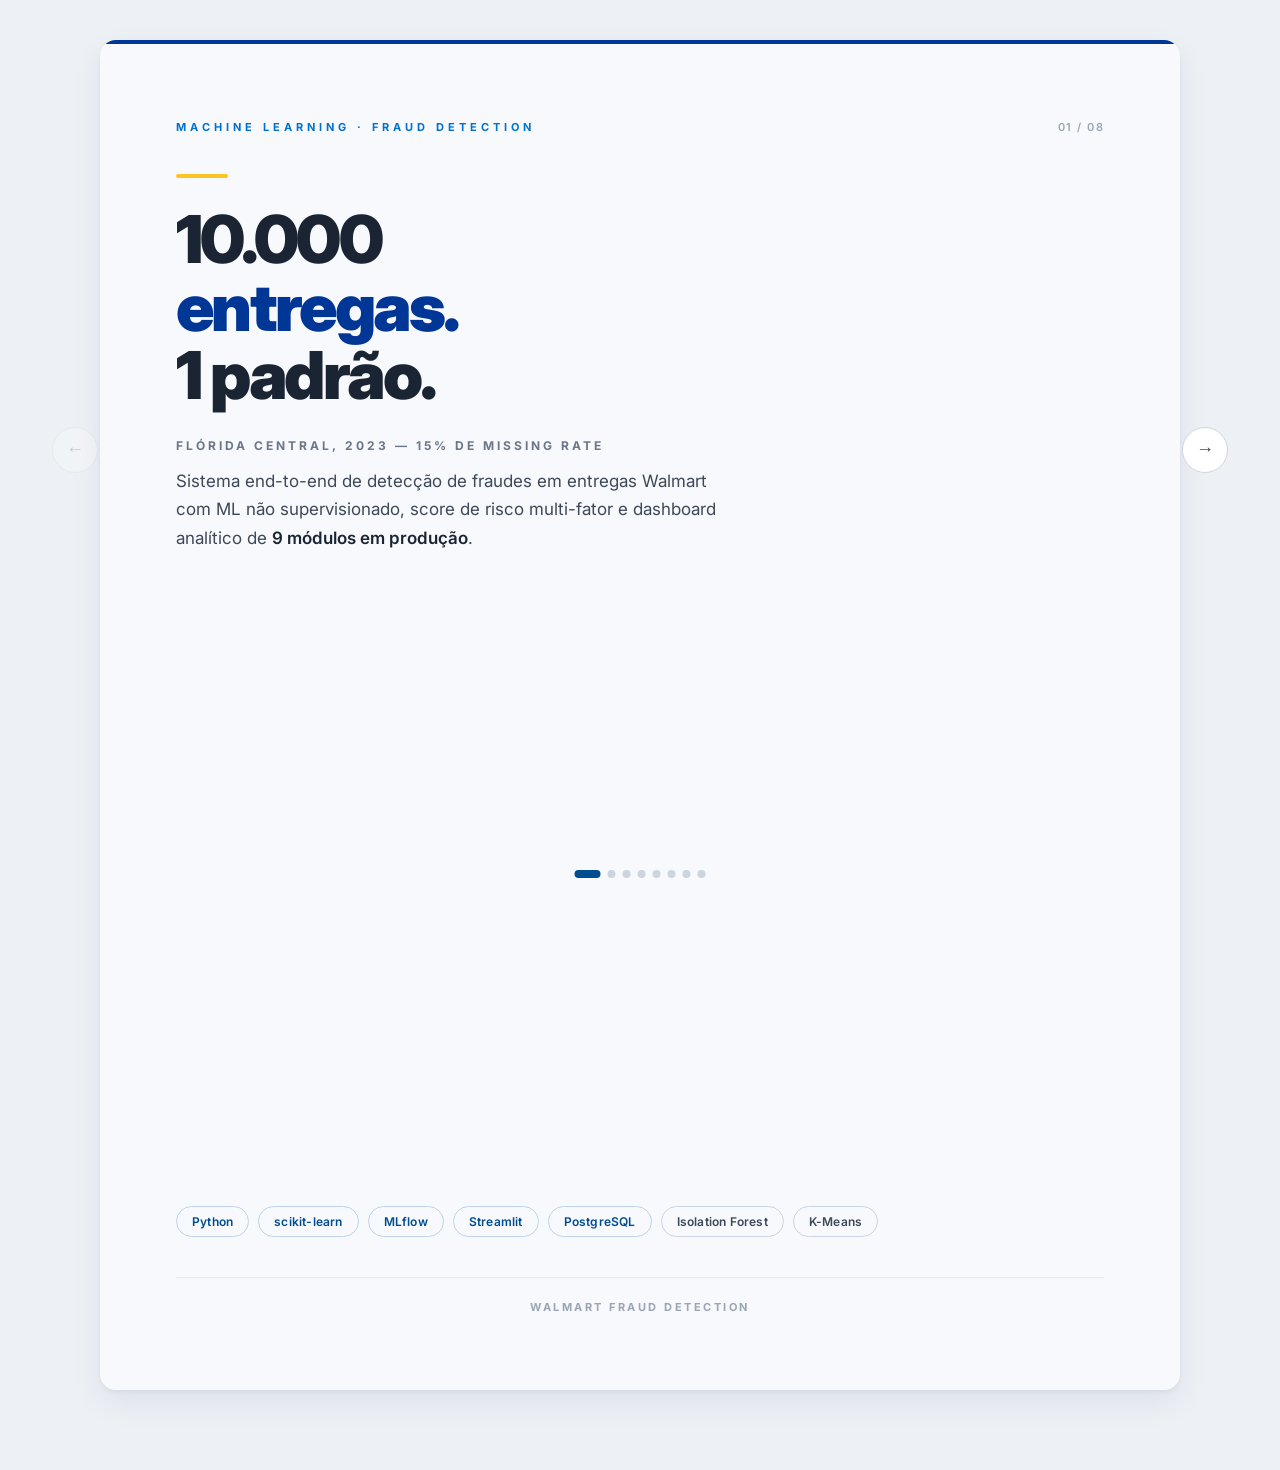
<file: docs/linkedin-post/variants/carousel-v1.html>
<!DOCTYPE html>
<html lang="pt-BR">
<head>
<meta charset="UTF-8">
<meta name="viewport" content="width=device-width, initial-scale=1.0">
<title>Walmart Fraud Detection — LinkedIn Carousel</title>
<link rel="preconnect" href="https://fonts.googleapis.com">
<link href="https://fonts.googleapis.com/css2?family=Inter:wght@400;500;600;700;800;900&display=swap" rel="stylesheet">
<style>

/* ── DESIGN SYSTEM TOKENS (src/dashboard/theme.py + main.css) ──────────
   Walmart brand kept; light surfaces softened (no pure white slides). */
:root {
  --sw: 1080px;
  --sh: 1350px;
  --pad: 76px;

  /* Walmart brand */
  --blue:      #004C91;
  --blue-dark: #003695;
  --blue-lt:   #0071CE;
  --yellow:    #FFC220;

  /* Soft light palette — easy on the eyes, not stark white */
  --bg-page:  #DCE3EC;   /* viewport behind the slides              */
  --bg-soft:  #F4F7FB;   /* lighter spot of the slide gradient      */
  --bg-mute:  #E8EDF4;   /* darker spot of the slide gradient       */
  --card:     #FFFFFF;   /* cards lift off the soft background       */
  --card-2:   #F7F9FC;   /* secondary card surface                  */
  --blue-soft:#EAF1FA;   /* soft blue surface                       */
  --border:   #E3E8EF;
  --border-md:#CBD5E1;

  /* Typography */
  --t1: #1A2433;
  --t2: #3D4858;
  --t3: #6B7688;
  --t4: #9AA5B5;

  --shadow:    0 1px 2px rgba(16,33,66,.04), 0 4px 16px rgba(16,33,66,.05);
  --shadow-lg: 0 2px 4px rgba(16,33,66,.05), 0 12px 32px rgba(16,33,66,.07);

  --font: 'Inter', 'Segoe UI', Roboto, Helvetica, Arial, sans-serif;
}

*, *::before, *::after { box-sizing: border-box; margin: 0; padding: 0; }

body {
  font-family: var(--font);
  background: var(--bg-page);
  display: flex;
  flex-direction: column;
  align-items: center;
  padding: 40px 16px 80px;
  color: var(--t1);
  -webkit-font-smoothing: antialiased;
}

/* ── NAVIGATION ───────────────────────────────────────────────────── */
.nav-btn {
  position: fixed;
  top: 50%;
  transform: translateY(-50%);
  width: 46px; height: 46px;
  border-radius: 50%;
  border: 1px solid var(--border-md);
  background: var(--card);
  cursor: pointer;
  font-size: 18px;
  display: flex; align-items: center; justify-content: center;
  box-shadow: var(--shadow);
  color: var(--t2);
  z-index: 100;
  transition: background .2s, border-color .2s;
}
#btnPrev { left: max(12px, calc(50% - 588px)); }
#btnNext { right: max(12px, calc(50% - 588px)); }
.nav-btn:hover    { background: var(--bg-soft); border-color: var(--blue-lt); color: var(--blue); }
.nav-btn:disabled { opacity: 0.25; cursor: default; pointer-events: none; }

.dots {
  position: fixed;
  bottom: 22px; left: 50%;
  transform: translateX(-50%);
  display: flex; gap: 7px;
  z-index: 100;
}
.dot {
  width: 8px; height: 8px;
  border-radius: 9999px;
  background: var(--border-md);
  border: none; cursor: pointer;
  transition: width .25s, background .25s;
}
.dot.on { width: 26px; background: var(--blue); border-radius: 4px; }

/* ── CAROUSEL ─────────────────────────────────────────────────────── */
.wrap  { width: var(--sw); overflow: hidden; border-radius: 16px; box-shadow: var(--shadow-lg); }
.track { display: flex; transition: transform .4s cubic-bezier(.4,0,.2,1); }

/* ── SLIDE BASE ───────────────────────────────────────────────────── */
.slide {
  width: var(--sw);
  min-width: var(--sw);
  height: var(--sh);
  /* soft, minimal texture via a gentle radial gradient — no dots */
  background: radial-gradient(125% 90% at 50% -8%, var(--bg-soft) 0%, #EEF2F8 52%, var(--bg-mute) 100%);
  display: flex;
  flex-direction: column;
  padding: var(--pad);
  position: relative;
  flex-shrink: 0;
  overflow: hidden;
}

/* Brand accent bar — top of every slide */
.slide::before {
  content: '';
  position: absolute;
  top: 0; left: 0; right: 0;
  height: 5px;
  background: linear-gradient(90deg, var(--blue-dark) 0%, var(--blue-lt) 100%);
}

/* ── SLIDE STRUCTURE: head (fixed) · body (fills) · foot (fixed) ───── */
.s-head {
  display: flex;
  justify-content: space-between;
  align-items: center;
  padding-top: 4px;
  flex-shrink: 0;
}
.s-label {
  font-size: 11px; font-weight: 700;
  letter-spacing: 3.5px; text-transform: uppercase;
  color: var(--blue-lt);
}
.s-num {
  font-size: 11px; font-weight: 600;
  letter-spacing: 1.5px; color: var(--t4);
}

.s-body {
  flex: 1;
  display: flex;
  flex-direction: column;
  min-height: 0;
  padding: 40px 0;
}
.s-body.center  { justify-content: center; }
.s-body.between { justify-content: space-between; }

.s-foot {
  padding-top: 22px;
  border-top: 1px solid var(--border);
  display: flex;
  justify-content: center;
  align-items: center;
  flex-shrink: 0;
}
.s-foot-brand { font-size: 11px; font-weight: 700; letter-spacing: 2.5px; text-transform: uppercase; color: var(--t4); }

/* ── TYPOGRAPHY ───────────────────────────────────────────────────── */
.h1 {
  font-size: 64px; font-weight: 900;
  line-height: 1.03; letter-spacing: -0.035em;
  color: var(--t1);
}
.h2 {
  font-size: 47px; font-weight: 900;
  line-height: 1.07; letter-spacing: -0.028em;
  color: var(--blue-dark);
}
.body {
  font-size: 17px; font-weight: 400;
  line-height: 1.68; color: var(--t2);
}
.body strong { color: var(--t1); font-weight: 600; }
.caption { font-size: 12.5px; color: var(--t4); line-height: 1.55; }
.eyebrow { font-size: 12px; font-weight: 700; letter-spacing: 3px; text-transform: uppercase; color: var(--t3); }
.label   { font-size: 10px; font-weight: 700; letter-spacing: 3px; text-transform: uppercase; color: var(--t4); }

/* accent line */
.accent { width: 52px; height: 4px; background: var(--yellow); border-radius: 2px; }

/* ── CARDS ────────────────────────────────────────────────────────── */
.card {
  background: var(--card);
  border: 1px solid var(--border);
  border-radius: 14px;
  padding: 26px 28px;
  box-shadow: var(--shadow);
}
.card-y {
  background: var(--card);
  border: 1px solid var(--border);
  border-left: 4px solid var(--yellow);
  border-radius: 0 14px 14px 0;
  padding: 22px 26px;
  box-shadow: var(--shadow);
}
.card-b {
  background: var(--blue-soft);
  border: 1px solid #CFE0F4;
  border-radius: 14px;
  padding: 22px 26px;
}

/* ── BADGES ───────────────────────────────────────────────────────── */
.badge-row { display: flex; flex-wrap: wrap; gap: 9px; }
.badge {
  display: inline-block;
  font-size: 12px; font-weight: 600;
  padding: 7px 15px;
  border-radius: 9999px;
  border: 1px solid var(--border-md);
  color: var(--t2);
  background: var(--card);
  letter-spacing: 0.2px;
  box-shadow: var(--shadow);
}
.badge.b { border-color: #CFE0F4; color: var(--blue); background: var(--blue-soft); box-shadow: none; }

/* ── KPI CARDS ────────────────────────────────────────────────────── */
.kpi {
  background: var(--card);
  border: 1px solid var(--border);
  border-top: 4px solid var(--blue-lt);
  border-radius: 14px;
  padding: 30px 28px;
  box-shadow: var(--shadow);
  display: flex; flex-direction: column;
  justify-content: center;
  gap: 8px;
}
.kpi-lbl  { font-size: 10.5px; font-weight: 700; letter-spacing: 2.5px; text-transform: uppercase; color: var(--t4); }
.kpi-val  { font-size: 54px; font-weight: 900; letter-spacing: -0.045em; line-height: 1; color: var(--blue-dark); }
.kpi-desc { font-size: 12.5px; color: var(--t3); line-height: 1.45; }

/* ── PROGRESS BARS ────────────────────────────────────────────────── */
.prog-item  { display: flex; align-items: center; gap: 16px; }
.prog-name  { font-size: 14.5px; font-weight: 600; color: var(--t1); width: 184px; flex-shrink: 0; }
.prog-track { flex: 1; height: 12px; background: #DCE3EC; border-radius: 9999px; overflow: hidden; }
.prog-fill  { height: 100%; border-radius: 9999px; background: var(--blue-lt); }
.prog-fill.hi { background: var(--blue-dark); }
.prog-fill.lo { background: #9CC0E8; }
.prog-pct   { font-size: 13.5px; font-weight: 700; color: var(--blue-dark); width: 46px; text-align: right; flex-shrink: 0; }

/* ── PIPELINE (continuous line) ───────────────────────────────────── */
.steps { position: relative; display: flex; flex-direction: column; justify-content: space-between; flex: 1; }
.steps::before {
  content: '';
  position: absolute;
  left: 20px; top: 22px; bottom: 22px;
  width: 2px; background: var(--border-md);
}
.step       { display: flex; align-items: center; gap: 20px; position: relative; z-index: 1; }
.step-num   {
  width: 40px; height: 40px; border-radius: 50%;
  background: var(--blue-dark); color: #fff;
  font-size: 15px; font-weight: 800;
  display: flex; align-items: center; justify-content: center;
  flex-shrink: 0;
  box-shadow: 0 0 0 5px var(--bg-soft);
}
.step-num.y { background: var(--yellow); color: var(--t1); }
.step-title { font-size: 16px; font-weight: 700; color: var(--t1); margin-bottom: 1px; }
.step-sub   { font-size: 12.5px; color: var(--t3); line-height: 1.4; }

/* ── FEATURE ROWS (no dot bullets) ────────────────────────────────── */
.feat {
  padding: 4px 0 4px 16px;
  border-left: 2px solid var(--yellow);
  font-size: 14px; color: var(--t2); line-height: 1.4;
}

/* ── PRINT / PDF ──────────────────────────────────────────────────── */
@media print {
  @page { size: 1080px 1350px; margin: 0; }
  body  { background: #fff; padding: 0; }
  .nav-btn, .dots { display: none; }
  .wrap { width: auto; overflow: visible; border-radius: 0; box-shadow: none; }
  .track { flex-direction: column; transform: none !important; }
  .slide { page-break-after: always; break-after: page; }
  .card, .card-y, .kpi, .badge, .nav-btn { box-shadow: none; }
}

@media (prefers-reduced-motion: reduce) {
  .track, .dot, .nav-btn { transition: none; }
}

</style>
<style>
/* V1 — Editorial Hairline · flat, borderless, airy, blue-led */
:root { --bg-page:#EDF0F5; --shadow:none; }
.slide { background:#F7F9FC; }
.slide::before { height:4px; background:var(--blue-dark); }
.s-label { letter-spacing:4px; }
.h1 { font-size:66px; letter-spacing:-0.04em; }
.card, .card-b { background:transparent; border:none; border-left:2px solid var(--border-md);
  border-radius:0; box-shadow:none; padding:4px 0 4px 24px; }
.card-y { background:transparent; border:none; border-left:3px solid var(--yellow);
  border-radius:0; box-shadow:none; padding:2px 0 2px 24px; }
.kpi { background:transparent; border:none; border-top:none; border-left:2px solid var(--blue-lt);
  border-radius:0; box-shadow:none; padding:2px 0 2px 22px; }
.badge { background:transparent; box-shadow:none; }
.badge.b { background:transparent; border-color:#BFD3EC; }
.step-num { box-shadow:0 0 0 5px #F7F9FC; }
</style>
</head>
<body>

<button class="nav-btn" id="btnPrev" onclick="go(cur-1)" title="Slide anterior" aria-label="Slide anterior">←</button>
<button class="nav-btn" id="btnNext" onclick="go(cur+1)" title="Próximo slide" aria-label="Próximo slide">→</button>
<div class="dots" id="dots"></div>

<div class="wrap">
<div class="track" id="track">


<!-- ═══════════════════════ SLIDE 1 — CAPA ═══════════════════════ -->
<div class="slide" data-slide="1">
  <div class="s-head">
    <span class="s-label">Machine Learning · Fraud Detection</span>
    <span class="s-num">01 / 08</span>
  </div>

  <div class="s-body between">
    <div style="display:flex; flex-direction:column; gap:28px;">
      <div class="accent"></div>
      <div class="h1">
        10.000<br>
        <span style="color:var(--blue-dark);">entregas.</span><br>
        1 padrão.
      </div>
      <div style="max-width:560px;">
        <div class="eyebrow" style="margin-bottom:14px;">Flórida Central, 2023 — 15% de missing rate</div>
        <div class="body">
          Sistema end-to-end de detecção de fraudes em entregas Walmart com ML não
          supervisionado, score de risco multi-fator e dashboard analítico de
          <strong>9 módulos em produção</strong>.
        </div>
      </div>
    </div>

    <div class="badge-row">
      <span class="badge b">Python</span>
      <span class="badge b">scikit-learn</span>
      <span class="badge b">MLflow</span>
      <span class="badge b">Streamlit</span>
      <span class="badge b">PostgreSQL</span>
      <span class="badge">Isolation Forest</span>
      <span class="badge">K-Means</span>
    </div>
  </div>

  <div class="s-foot">
    <span class="s-foot-brand">Walmart Fraud Detection</span>
  </div>
</div>


<!-- ═══════════════════════ SLIDE 2 — PROBLEMA ═══════════════════════ -->
<div class="slide" data-slide="2">
  <div class="s-head">
    <span class="s-label">O Problema</span>
    <span class="s-num">02 / 08</span>
  </div>

  <div class="s-body between">
    <div>
      <div class="h2" style="margin-bottom:26px;">O custo invisível<br>no e-commerce</div>
      <div class="card">
        <div class="body">
          Em 2023, o Walmart registrou <strong>$6,5 bilhões em perdas com furtos</strong>, e
          <strong>53% do crescimento</strong> veio de entregas onde clientes reportam itens
          ausentes — um vetor difícil de rastrear sem dados estruturados.
        </div>
      </div>
    </div>

    <!-- Hero stat as the focal point -->
    <div>
      <div style="display:flex; align-items:flex-end; gap:24px; margin-bottom:24px;">
        <div style="font-size:148px; font-weight:900; line-height:.82; letter-spacing:-0.06em; color:var(--blue-dark);">15%</div>
        <div style="padding-bottom:10px;">
          <div style="font-size:21px; font-weight:800; color:var(--t1);">dos pedidos</div>
          <div style="font-size:16px; color:var(--t2);">com itens reportados ausentes</div>
        </div>
      </div>
      <div style="height:14px; background:#DCE3EC; border-radius:9999px; overflow:hidden; margin-bottom:12px;">
        <div style="width:15%; height:100%; background:linear-gradient(90deg,var(--blue-dark),var(--blue-lt)); border-radius:9999px;"></div>
      </div>
      <div class="caption">1.502 pedidos afetados em 10.000 analisados</div>
    </div>
  </div>

  <div class="s-foot">
    <span class="s-foot-brand">Walmart Fraud Detection</span>
  </div>
</div>


<!-- ═══════════════════════ SLIDE 3 — PIPELINE ═══════════════════════ -->
<div class="slide" data-slide="3">
  <div class="s-head">
    <span class="s-label">Arquitetura</span>
    <span class="s-num">03 / 08</span>
  </div>

  <div class="s-body">
    <div style="margin-bottom:30px;">
      <div class="h2" style="margin-bottom:14px;">Como o sistema funciona</div>
      <div class="body">Pipeline end-to-end, da ingestão de dados brutos ao score de risco.</div>
    </div>

    <div class="steps">
      <div class="step">
        <div class="step-num">1</div>
        <div>
          <div class="step-title">Dados Brutos</div>
          <div class="step-sub">10.000 pedidos, 1.247 motoristas e 1.239 clientes em 5 datasets</div>
        </div>
      </div>
      <div class="step">
        <div class="step-num">2</div>
        <div>
          <div class="step-title">ETL Pipeline</div>
          <div class="step-sub">Pandas e SQLAlchemy para parse de moeda, datas e joins relacionais</div>
        </div>
      </div>
      <div class="step">
        <div class="step-num">3</div>
        <div>
          <div class="step-title">Feature Engineering</div>
          <div class="step-sub">Missing rate, padrão histórico e perfis temporais por entidade</div>
        </div>
      </div>
      <div class="step">
        <div class="step-num">4</div>
        <div>
          <div class="step-title">ML Models</div>
          <div class="step-sub">Isolation Forest, K-Means (5 clusters) e DBSCAN com MLflow tracking</div>
        </div>
      </div>
      <div class="step">
        <div class="step-num">5</div>
        <div>
          <div class="step-title">Risk Score Engine</div>
          <div class="step-sub">Nota 0–100 por pedido, motorista e cliente, com alertas por threshold</div>
        </div>
      </div>
      <div class="step">
        <div class="step-num y">6</div>
        <div>
          <div class="step-title">Dashboard Streamlit</div>
          <div class="step-sub">9 módulos em produção com drift detection e relatórios executivos</div>
        </div>
      </div>
    </div>
  </div>

  <div class="s-foot">
    <span class="s-foot-brand">Walmart Fraud Detection</span>
  </div>
</div>


<!-- ═══════════════════════ SLIDE 4 — METODOLOGIA ═══════════════════════ -->
<div class="slide" data-slide="4">
  <div class="s-head">
    <span class="s-label">Decisões de Engenharia</span>
    <span class="s-num">04 / 08</span>
  </div>

  <div class="s-body">
    <div style="margin-bottom:30px;">
      <div class="h2" style="margin-bottom:14px;">Por que ML<br>não supervisionado?</div>
      <div class="body">
        Sem rótulos históricos de fraude confirmada, a abordagem supervisionada
        não é viável. As três decisões centrais:
      </div>
    </div>

    <div style="display:flex; flex-direction:column; gap:18px; flex:1; justify-content:center;">
      <div class="card-y">
        <div style="font-size:16px; font-weight:700; color:var(--t1); margin-bottom:7px;">Isolation Forest para anomalias</div>
        <div class="body" style="font-size:15px;">
          Isola instâncias raras com menos splits — ideal quando fraude não é a
          maioria. Dispensa labels. Contaminação estimada em 10%.
        </div>
      </div>
      <div class="card-y">
        <div style="font-size:16px; font-weight:700; color:var(--t1); margin-bottom:7px;">K-Means (5 clusters) + DBSCAN</div>
        <div class="body" style="font-size:15px;">
          K-Means define perfis de risco com grupos fixos; DBSCAN encontra clusters
          de densidade. Estratégias complementares de segmentação.
        </div>
      </div>
      <div class="card-y" style="border-left-color:var(--blue-lt);">
        <div style="font-size:16px; font-weight:700; color:var(--t1); margin-bottom:7px;">Risk Score multi-fator (0–100)</div>
        <div class="body" style="font-size:15px;">
          Missing rate <strong>25%</strong>, anomaly score <strong>25%</strong>, padrão
          histórico <strong>20%</strong>, cluster risk <strong>15%</strong> e frequência
          <strong>15%</strong> — pesos calibrados para entregas.
        </div>
      </div>
    </div>
  </div>

  <div class="s-foot">
    <span class="s-foot-brand">Walmart Fraud Detection</span>
  </div>
</div>


<!-- ═══════════════════════ SLIDE 5 — KPIs ═══════════════════════ -->
<div class="slide" data-slide="5">
  <div class="s-head">
    <span class="s-label">Resultados</span>
    <span class="s-num">05 / 08</span>
  </div>

  <div class="s-body">
    <div class="h2" style="margin-bottom:30px;">O sistema em números</div>

    <div style="display:grid; grid-template-columns:1fr 1fr; gap:18px; flex:1;">
      <div class="kpi">
        <div class="kpi-lbl">Pedidos Analisados</div>
        <div class="kpi-val">10.000</div>
        <div class="kpi-desc">Central Florida, ano completo de 2023</div>
      </div>
      <div class="kpi" style="border-top-color:var(--yellow);">
        <div class="kpi-lbl">Taxa Missing Items</div>
        <div class="kpi-val" style="color:#B45309;">15%</div>
        <div class="kpi-desc">1.502 pedidos com itens ausentes</div>
      </div>
      <div class="kpi" style="border-top-color:#EF4444;">
        <div class="kpi-lbl">Exposição Estimada</div>
        <div class="kpi-val" style="font-size:46px; color:#B91C1C;">$517K</div>
        <div class="kpi-desc">Soma dos 1.502 pedidos afetados</div>
      </div>
      <div class="kpi" style="border-top-color:var(--blue);">
        <div class="kpi-lbl">Maior Risco — Motorista</div>
        <div class="kpi-val">6,1x</div>
        <div class="kpi-desc">7,46% dos itens ausentes vs. média de 1,22%</div>
      </div>
    </div>

    <div class="caption" style="margin-top:22px;">
      Base de 1.247 motoristas e 1.239 clientes em 7 cidades da Flórida Central, jan a dez de 2023
    </div>
  </div>

  <div class="s-foot">
    <span class="s-foot-brand">Walmart Fraud Detection</span>
  </div>
</div>


<!-- ═══════════════════════ SLIDE 6 — GEOGRÁFICO ═══════════════════════ -->
<div class="slide" data-slide="6">
  <div class="s-head">
    <span class="s-label">Análise Geográfica</span>
    <span class="s-num">06 / 08</span>
  </div>

  <div class="s-body">
    <div style="margin-bottom:30px;">
      <div class="h2" style="margin-bottom:14px;">Padrões por região</div>
      <div class="body">Taxa de pedidos com itens ausentes por cidade.</div>
    </div>

    <div style="display:flex; flex-direction:column; gap:21px; flex:1; justify-content:center;">
      <div class="prog-item">
        <span class="prog-name">Altamonte Springs</span>
        <div class="prog-track"><div class="prog-fill hi" style="width:92%;"></div></div>
        <span class="prog-pct">16,2%</span>
      </div>
      <div class="prog-item">
        <span class="prog-name">Clermont</span>
        <div class="prog-track"><div class="prog-fill" style="width:89%;"></div></div>
        <span class="prog-pct">15,8%</span>
      </div>
      <div class="prog-item">
        <span class="prog-name">Apopka</span>
        <div class="prog-track"><div class="prog-fill" style="width:86%;"></div></div>
        <span class="prog-pct">15,3%</span>
      </div>
      <div class="prog-item">
        <span class="prog-name">Orlando</span>
        <div class="prog-track"><div class="prog-fill" style="width:85%;"></div></div>
        <span class="prog-pct">15,1%</span>
      </div>
      <div class="prog-item">
        <span class="prog-name">Winter Park</span>
        <div class="prog-track"><div class="prog-fill" style="width:81%;"></div></div>
        <span class="prog-pct">14,5%</span>
      </div>
      <div class="prog-item">
        <span class="prog-name">Kissimmee</span>
        <div class="prog-track"><div class="prog-fill" style="width:80%;"></div></div>
        <span class="prog-pct">14,4%</span>
      </div>
      <div class="prog-item">
        <span class="prog-name">Sanford</span>
        <div class="prog-track"><div class="prog-fill lo" style="width:77%;"></div></div>
        <span class="prog-pct" style="color:var(--t3);">13,9%</span>
      </div>
    </div>

    <div class="card-b" style="margin-top:26px;">
      <div class="body" style="font-size:14.5px;">
        <strong>Insight:</strong> Altamonte Springs lidera com 16,2%, 1,2 p.p. acima da
        média regional de 15%. A variação entre cidades aponta fatores operacionais
        locais, além do comportamento individual.
      </div>
    </div>
  </div>

  <div class="s-foot">
    <span class="s-foot-brand">Walmart Fraud Detection</span>
  </div>
</div>


<!-- ═══════════════════════ SLIDE 7 — DASHBOARD ═══════════════════════ -->
<div class="slide" data-slide="7">
  <div class="s-head">
    <span class="s-label">Produto Final</span>
    <span class="s-num">07 / 08</span>
  </div>

  <div class="s-body between">
    <div class="h2">O dashboard em produção</div>

    <!-- Browser mockup -->
    <div style="border:1px solid var(--border-md); border-radius:14px; overflow:hidden; box-shadow:var(--shadow-lg);">
      <div style="background:var(--blue-dark); padding:12px 18px; display:flex; align-items:center; gap:8px;">
        <div style="width:11px; height:11px; border-radius:50%; background:rgba(255,255,255,0.28);"></div>
        <div style="width:11px; height:11px; border-radius:50%; background:rgba(255,255,255,0.28);"></div>
        <div style="width:11px; height:11px; border-radius:50%; background:rgba(255,255,255,0.28);"></div>
        <div style="flex:1; margin-left:8px; background:rgba(255,255,255,0.12); border-radius:5px; padding:4px 12px; font-size:11px; color:rgba(255,255,255,0.65);">
          walmart-delivery-fraud-detection.streamlit.app
        </div>
      </div>
      <div style="background:#F7F9FC; padding:16px;">
        <div style="display:grid; grid-template-columns:repeat(4,1fr); gap:10px; margin-bottom:12px;">
          <div style="background:#fff; border:1px solid var(--border); border-radius:9px; padding:12px;">
            <div style="font-size:19px; font-weight:800; color:var(--blue-dark);">10K</div>
            <div style="font-size:9px; color:var(--t4); text-transform:uppercase; letter-spacing:1px;">Orders</div>
          </div>
          <div style="background:#fff; border:1px solid var(--border); border-radius:9px; padding:12px;">
            <div style="font-size:19px; font-weight:800; color:#B45309;">15%</div>
            <div style="font-size:9px; color:var(--t4); text-transform:uppercase; letter-spacing:1px;">Missing</div>
          </div>
          <div style="background:#fff; border:1px solid var(--border); border-radius:9px; padding:12px;">
            <div style="font-size:19px; font-weight:800; color:#B91C1C;">$517K</div>
            <div style="font-size:9px; color:var(--t4); text-transform:uppercase; letter-spacing:1px;">Exposure</div>
          </div>
          <div style="background:#fff; border:1px solid var(--border); border-radius:9px; padding:12px;">
            <div style="font-size:19px; font-weight:800; color:var(--blue);">6,1x</div>
            <div style="font-size:9px; color:var(--t4); text-transform:uppercase; letter-spacing:1px;">Top Risk</div>
          </div>
        </div>
        <div style="background:#fff; border:1px solid var(--border); border-radius:9px; padding:12px; display:flex; align-items:flex-end; gap:5px; height:58px;">
          <div style="flex:1; background:var(--blue-lt); border-radius:2px; height:50%;"></div>
          <div style="flex:1; background:var(--blue-lt); border-radius:2px; height:62%;"></div>
          <div style="flex:1; background:var(--blue-lt); border-radius:2px; height:55%;"></div>
          <div style="flex:1; background:var(--blue-lt); border-radius:2px; height:70%;"></div>
          <div style="flex:1; background:#EF4444;       border-radius:2px; height:82%;"></div>
          <div style="flex:1; background:var(--blue-lt); border-radius:2px; height:60%;"></div>
          <div style="flex:1; background:var(--blue-lt); border-radius:2px; height:55%;"></div>
          <div style="flex:1; background:var(--yellow);  border-radius:2px; height:76%;"></div>
          <div style="flex:1; background:var(--blue-lt); border-radius:2px; height:50%;"></div>
          <div style="flex:1; background:var(--blue-lt); border-radius:2px; height:45%;"></div>
          <div style="flex:1; background:var(--blue-lt); border-radius:2px; height:48%;"></div>
          <div style="flex:1; background:var(--blue-lt); border-radius:2px; height:42%;"></div>
        </div>
      </div>
    </div>

    <!-- Feature rows (left-accent, no dots) -->
    <div style="display:grid; grid-template-columns:1fr 1fr; gap:14px 28px;">
      <div class="feat">Overview e Monitor com alertas em tempo real</div>
      <div class="feat">Drivers e Customers com perfis de risco</div>
      <div class="feat">Geographic e Product Analysis por cidade</div>
      <div class="feat">MLflow tracking e Drift Detection integrados</div>
    </div>
  </div>

  <div class="s-foot">
    <span class="s-foot-brand">Walmart Fraud Detection</span>
  </div>
</div>


<!-- ═══════════════════════ SLIDE 8 — CTA ═══════════════════════ -->
<div class="slide" data-slide="8">
  <div class="s-head">
    <span class="s-label">Conclusão</span>
    <span class="s-num">08 / 08</span>
  </div>

  <div class="s-body between">
    <div style="display:flex; flex-direction:column; gap:28px;">
      <div class="accent"></div>
      <div class="h1" style="color:var(--blue-dark);">
        Anomalias são<br>padrões que ainda<br>não têm nome.
      </div>
      <div class="card-b">
        <div style="font-size:20px; font-weight:700; color:var(--t1); line-height:1.5;">
          Em fraude logística, você priorizaria <strong>Recall</strong> ou <strong>Precision</strong>?
          <span style="display:block; margin-top:8px; font-size:16px; font-weight:400; color:var(--t3);">Me conta nos comentários 👇</span>
        </div>
      </div>
    </div>

    <div style="display:flex; justify-content:space-between; align-items:flex-end;">
      <div>
        <div class="label" style="margin-bottom:8px;">Repositório aberto</div>
        <div style="font-size:15px; font-weight:700; color:var(--blue); margin-bottom:16px;">
          github.com/Anotther/walmart-delivery-fraud-detection
        </div>
        <div style="font-size:22px; font-weight:800; color:var(--t1);">Leonardo</div>
        <div style="font-size:13px; color:var(--t3);">Data Science &amp; Machine Learning</div>
      </div>
      <div class="badge-row" style="flex-direction:column; align-items:flex-end;">
        <span class="badge">#DataScience</span>
        <span class="badge">#MachineLearning</span>
        <span class="badge">#Python</span>
      </div>
    </div>
  </div>

  <div class="s-foot">
    <span class="s-foot-brand">Walmart Fraud Detection</span>
  </div>
</div>


</div><!-- /track -->
</div><!-- /wrap -->

<script>
let cur = 0;
const N     = 8;
const track = document.getElementById('track');
const dotC  = document.getElementById('dots');
const btnP  = document.getElementById('btnPrev');
const btnN  = document.getElementById('btnNext');

for (let i = 0; i < N; i++) {
  const b = document.createElement('button');
  b.className = 'dot';
  b.setAttribute('aria-label', `Slide ${i + 1}`);
  b.onclick = () => go(i);
  dotC.appendChild(b);
}

function go(n) {
  if (n < 0 || n >= N) return;
  cur = n;
  track.style.transform = `translateX(-${cur * 1080}px)`;
  dotC.querySelectorAll('.dot').forEach((d, i) => d.classList.toggle('on', i === cur));
  btnP.disabled = cur === 0;
  btnN.disabled = cur === N - 1;
}

document.addEventListener('keydown', e => {
  if (e.key === 'ArrowRight') { e.preventDefault(); go(cur + 1); }
  if (e.key === 'ArrowLeft')  { e.preventDefault(); go(cur - 1); }
});

let tx0 = 0, ty0 = 0;
const wrap = document.querySelector('.wrap');
wrap.addEventListener('touchstart', e => {
  tx0 = e.touches[0].clientX;
  ty0 = e.touches[0].clientY;
}, { passive: true });
wrap.addEventListener('touchend',   e => {
  const dx = e.changedTouches[0].clientX - tx0;
  const dy = e.changedTouches[0].clientY - ty0;
  // only swipe when the gesture is predominantly horizontal
  if (Math.abs(dx) > 50 && Math.abs(dx) > Math.abs(dy)) {
    go(dx < 0 ? cur + 1 : cur - 1);
  }
});

go(0);
</script>
</body>
</html>
</file>
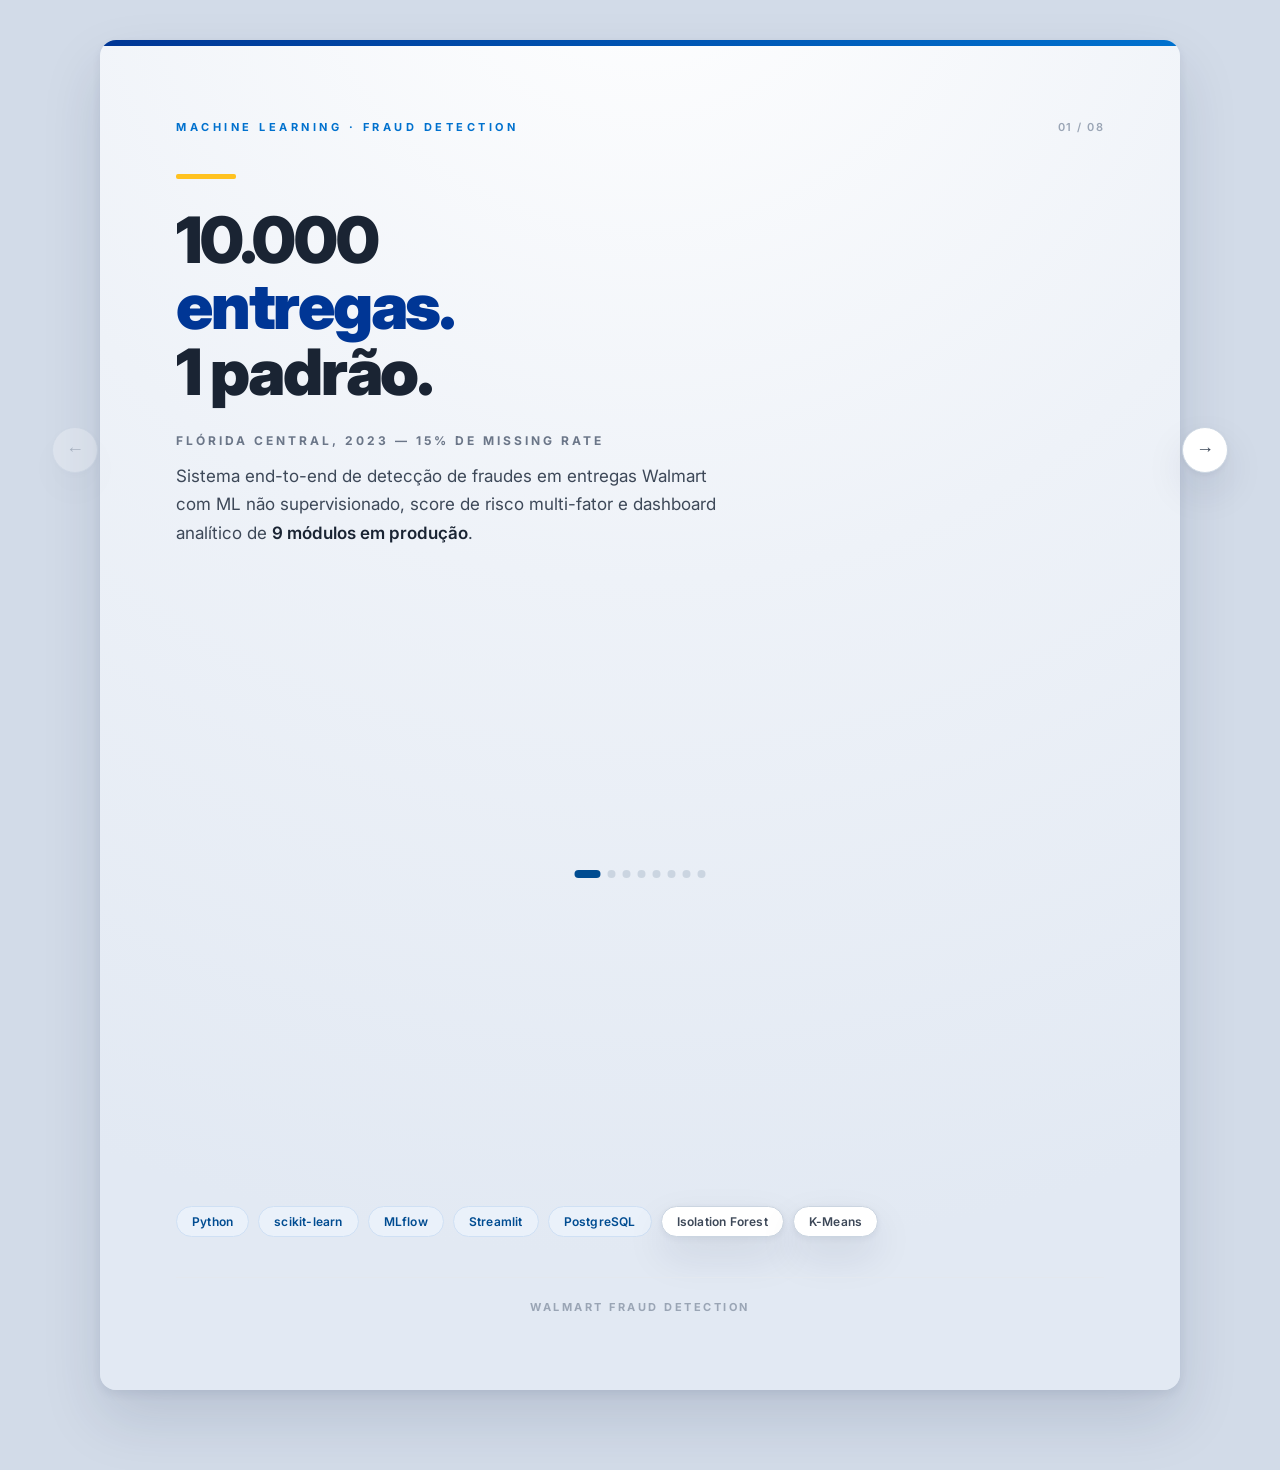
<file: docs/linkedin-post/variants/carousel-v2.html>
<!DOCTYPE html>
<html lang="pt-BR">
<head>
<meta charset="UTF-8">
<meta name="viewport" content="width=device-width, initial-scale=1.0">
<title>Walmart Fraud Detection — LinkedIn Carousel</title>
<link rel="preconnect" href="https://fonts.googleapis.com">
<link href="https://fonts.googleapis.com/css2?family=Inter:wght@400;500;600;700;800;900&display=swap" rel="stylesheet">
<style>

/* ── DESIGN SYSTEM TOKENS (src/dashboard/theme.py + main.css) ──────────
   Walmart brand kept; light surfaces softened (no pure white slides). */
:root {
  --sw: 1080px;
  --sh: 1350px;
  --pad: 76px;

  /* Walmart brand */
  --blue:      #004C91;
  --blue-dark: #003695;
  --blue-lt:   #0071CE;
  --yellow:    #FFC220;

  /* Soft light palette — easy on the eyes, not stark white */
  --bg-page:  #DCE3EC;   /* viewport behind the slides              */
  --bg-soft:  #F4F7FB;   /* lighter spot of the slide gradient      */
  --bg-mute:  #E8EDF4;   /* darker spot of the slide gradient       */
  --card:     #FFFFFF;   /* cards lift off the soft background       */
  --card-2:   #F7F9FC;   /* secondary card surface                  */
  --blue-soft:#EAF1FA;   /* soft blue surface                       */
  --border:   #E3E8EF;
  --border-md:#CBD5E1;

  /* Typography */
  --t1: #1A2433;
  --t2: #3D4858;
  --t3: #6B7688;
  --t4: #9AA5B5;

  --shadow:    0 1px 2px rgba(16,33,66,.04), 0 4px 16px rgba(16,33,66,.05);
  --shadow-lg: 0 2px 4px rgba(16,33,66,.05), 0 12px 32px rgba(16,33,66,.07);

  --font: 'Inter', 'Segoe UI', Roboto, Helvetica, Arial, sans-serif;
}

*, *::before, *::after { box-sizing: border-box; margin: 0; padding: 0; }

body {
  font-family: var(--font);
  background: var(--bg-page);
  display: flex;
  flex-direction: column;
  align-items: center;
  padding: 40px 16px 80px;
  color: var(--t1);
  -webkit-font-smoothing: antialiased;
}

/* ── NAVIGATION ───────────────────────────────────────────────────── */
.nav-btn {
  position: fixed;
  top: 50%;
  transform: translateY(-50%);
  width: 46px; height: 46px;
  border-radius: 50%;
  border: 1px solid var(--border-md);
  background: var(--card);
  cursor: pointer;
  font-size: 18px;
  display: flex; align-items: center; justify-content: center;
  box-shadow: var(--shadow);
  color: var(--t2);
  z-index: 100;
  transition: background .2s, border-color .2s;
}
#btnPrev { left: max(12px, calc(50% - 588px)); }
#btnNext { right: max(12px, calc(50% - 588px)); }
.nav-btn:hover    { background: var(--bg-soft); border-color: var(--blue-lt); color: var(--blue); }
.nav-btn:disabled { opacity: 0.25; cursor: default; pointer-events: none; }

.dots {
  position: fixed;
  bottom: 22px; left: 50%;
  transform: translateX(-50%);
  display: flex; gap: 7px;
  z-index: 100;
}
.dot {
  width: 8px; height: 8px;
  border-radius: 9999px;
  background: var(--border-md);
  border: none; cursor: pointer;
  transition: width .25s, background .25s;
}
.dot.on { width: 26px; background: var(--blue); border-radius: 4px; }

/* ── CAROUSEL ─────────────────────────────────────────────────────── */
.wrap  { width: var(--sw); overflow: hidden; border-radius: 16px; box-shadow: var(--shadow-lg); }
.track { display: flex; transition: transform .4s cubic-bezier(.4,0,.2,1); }

/* ── SLIDE BASE ───────────────────────────────────────────────────── */
.slide {
  width: var(--sw);
  min-width: var(--sw);
  height: var(--sh);
  /* soft, minimal texture via a gentle radial gradient — no dots */
  background: radial-gradient(125% 90% at 50% -8%, var(--bg-soft) 0%, #EEF2F8 52%, var(--bg-mute) 100%);
  display: flex;
  flex-direction: column;
  padding: var(--pad);
  position: relative;
  flex-shrink: 0;
  overflow: hidden;
}

/* Brand accent bar — top of every slide */
.slide::before {
  content: '';
  position: absolute;
  top: 0; left: 0; right: 0;
  height: 5px;
  background: linear-gradient(90deg, var(--blue-dark) 0%, var(--blue-lt) 100%);
}

/* ── SLIDE STRUCTURE: head (fixed) · body (fills) · foot (fixed) ───── */
.s-head {
  display: flex;
  justify-content: space-between;
  align-items: center;
  padding-top: 4px;
  flex-shrink: 0;
}
.s-label {
  font-size: 11px; font-weight: 700;
  letter-spacing: 3.5px; text-transform: uppercase;
  color: var(--blue-lt);
}
.s-num {
  font-size: 11px; font-weight: 600;
  letter-spacing: 1.5px; color: var(--t4);
}

.s-body {
  flex: 1;
  display: flex;
  flex-direction: column;
  min-height: 0;
  padding: 40px 0;
}
.s-body.center  { justify-content: center; }
.s-body.between { justify-content: space-between; }

.s-foot {
  padding-top: 22px;
  border-top: 1px solid var(--border);
  display: flex;
  justify-content: center;
  align-items: center;
  flex-shrink: 0;
}
.s-foot-brand { font-size: 11px; font-weight: 700; letter-spacing: 2.5px; text-transform: uppercase; color: var(--t4); }

/* ── TYPOGRAPHY ───────────────────────────────────────────────────── */
.h1 {
  font-size: 64px; font-weight: 900;
  line-height: 1.03; letter-spacing: -0.035em;
  color: var(--t1);
}
.h2 {
  font-size: 47px; font-weight: 900;
  line-height: 1.07; letter-spacing: -0.028em;
  color: var(--blue-dark);
}
.body {
  font-size: 17px; font-weight: 400;
  line-height: 1.68; color: var(--t2);
}
.body strong { color: var(--t1); font-weight: 600; }
.caption { font-size: 12.5px; color: var(--t4); line-height: 1.55; }
.eyebrow { font-size: 12px; font-weight: 700; letter-spacing: 3px; text-transform: uppercase; color: var(--t3); }
.label   { font-size: 10px; font-weight: 700; letter-spacing: 3px; text-transform: uppercase; color: var(--t4); }

/* accent line */
.accent { width: 52px; height: 4px; background: var(--yellow); border-radius: 2px; }

/* ── CARDS ────────────────────────────────────────────────────────── */
.card {
  background: var(--card);
  border: 1px solid var(--border);
  border-radius: 14px;
  padding: 26px 28px;
  box-shadow: var(--shadow);
}
.card-y {
  background: var(--card);
  border: 1px solid var(--border);
  border-left: 4px solid var(--yellow);
  border-radius: 0 14px 14px 0;
  padding: 22px 26px;
  box-shadow: var(--shadow);
}
.card-b {
  background: var(--blue-soft);
  border: 1px solid #CFE0F4;
  border-radius: 14px;
  padding: 22px 26px;
}

/* ── BADGES ───────────────────────────────────────────────────────── */
.badge-row { display: flex; flex-wrap: wrap; gap: 9px; }
.badge {
  display: inline-block;
  font-size: 12px; font-weight: 600;
  padding: 7px 15px;
  border-radius: 9999px;
  border: 1px solid var(--border-md);
  color: var(--t2);
  background: var(--card);
  letter-spacing: 0.2px;
  box-shadow: var(--shadow);
}
.badge.b { border-color: #CFE0F4; color: var(--blue); background: var(--blue-soft); box-shadow: none; }

/* ── KPI CARDS ────────────────────────────────────────────────────── */
.kpi {
  background: var(--card);
  border: 1px solid var(--border);
  border-top: 4px solid var(--blue-lt);
  border-radius: 14px;
  padding: 30px 28px;
  box-shadow: var(--shadow);
  display: flex; flex-direction: column;
  justify-content: center;
  gap: 8px;
}
.kpi-lbl  { font-size: 10.5px; font-weight: 700; letter-spacing: 2.5px; text-transform: uppercase; color: var(--t4); }
.kpi-val  { font-size: 54px; font-weight: 900; letter-spacing: -0.045em; line-height: 1; color: var(--blue-dark); }
.kpi-desc { font-size: 12.5px; color: var(--t3); line-height: 1.45; }

/* ── PROGRESS BARS ────────────────────────────────────────────────── */
.prog-item  { display: flex; align-items: center; gap: 16px; }
.prog-name  { font-size: 14.5px; font-weight: 600; color: var(--t1); width: 184px; flex-shrink: 0; }
.prog-track { flex: 1; height: 12px; background: #DCE3EC; border-radius: 9999px; overflow: hidden; }
.prog-fill  { height: 100%; border-radius: 9999px; background: var(--blue-lt); }
.prog-fill.hi { background: var(--blue-dark); }
.prog-fill.lo { background: #9CC0E8; }
.prog-pct   { font-size: 13.5px; font-weight: 700; color: var(--blue-dark); width: 46px; text-align: right; flex-shrink: 0; }

/* ── PIPELINE (continuous line) ───────────────────────────────────── */
.steps { position: relative; display: flex; flex-direction: column; justify-content: space-between; flex: 1; }
.steps::before {
  content: '';
  position: absolute;
  left: 20px; top: 22px; bottom: 22px;
  width: 2px; background: var(--border-md);
}
.step       { display: flex; align-items: center; gap: 20px; position: relative; z-index: 1; }
.step-num   {
  width: 40px; height: 40px; border-radius: 50%;
  background: var(--blue-dark); color: #fff;
  font-size: 15px; font-weight: 800;
  display: flex; align-items: center; justify-content: center;
  flex-shrink: 0;
  box-shadow: 0 0 0 5px var(--bg-soft);
}
.step-num.y { background: var(--yellow); color: var(--t1); }
.step-title { font-size: 16px; font-weight: 700; color: var(--t1); margin-bottom: 1px; }
.step-sub   { font-size: 12.5px; color: var(--t3); line-height: 1.4; }

/* ── FEATURE ROWS (no dot bullets) ────────────────────────────────── */
.feat {
  padding: 4px 0 4px 16px;
  border-left: 2px solid var(--yellow);
  font-size: 14px; color: var(--t2); line-height: 1.4;
}

/* ── PRINT / PDF ──────────────────────────────────────────────────── */
@media print {
  @page { size: 1080px 1350px; margin: 0; }
  body  { background: #fff; padding: 0; }
  .nav-btn, .dots { display: none; }
  .wrap { width: auto; overflow: visible; border-radius: 0; box-shadow: none; }
  .track { flex-direction: column; transform: none !important; }
  .slide { page-break-after: always; break-after: page; }
  .card, .card-y, .kpi, .badge, .nav-btn { box-shadow: none; }
}

@media (prefers-reduced-motion: reduce) {
  .track, .dot, .nav-btn { transition: none; }
}

</style>
<style>
/* V2 — Soft Elevated · rounded white cards floating with depth, yellow-led */
:root {
  --bg-page:#D2DBE8;
  --shadow:0 2px 6px rgba(16,33,66,.06), 0 18px 40px rgba(16,33,66,.10);
  --shadow-lg:0 4px 10px rgba(16,33,66,.07), 0 28px 60px rgba(16,33,66,.13);
}
.slide { background:radial-gradient(130% 100% at 50% -10%, #FFFFFF 0%, #EEF2F8 50%, #E2E9F3 100%); }
.slide::before { height:6px; }
.card, .card-b { border-radius:18px; }
.card-y { border-radius:0 18px 18px 0; }
.kpi { border-radius:18px; border-top-width:5px; }
.badge { border-radius:9999px; }
.accent { height:5px; width:60px; }
</style>
</head>
<body>

<button class="nav-btn" id="btnPrev" onclick="go(cur-1)" title="Slide anterior" aria-label="Slide anterior">←</button>
<button class="nav-btn" id="btnNext" onclick="go(cur+1)" title="Próximo slide" aria-label="Próximo slide">→</button>
<div class="dots" id="dots"></div>

<div class="wrap">
<div class="track" id="track">


<!-- ═══════════════════════ SLIDE 1 — CAPA ═══════════════════════ -->
<div class="slide" data-slide="1">
  <div class="s-head">
    <span class="s-label">Machine Learning · Fraud Detection</span>
    <span class="s-num">01 / 08</span>
  </div>

  <div class="s-body between">
    <div style="display:flex; flex-direction:column; gap:28px;">
      <div class="accent"></div>
      <div class="h1">
        10.000<br>
        <span style="color:var(--blue-dark);">entregas.</span><br>
        1 padrão.
      </div>
      <div style="max-width:560px;">
        <div class="eyebrow" style="margin-bottom:14px;">Flórida Central, 2023 — 15% de missing rate</div>
        <div class="body">
          Sistema end-to-end de detecção de fraudes em entregas Walmart com ML não
          supervisionado, score de risco multi-fator e dashboard analítico de
          <strong>9 módulos em produção</strong>.
        </div>
      </div>
    </div>

    <div class="badge-row">
      <span class="badge b">Python</span>
      <span class="badge b">scikit-learn</span>
      <span class="badge b">MLflow</span>
      <span class="badge b">Streamlit</span>
      <span class="badge b">PostgreSQL</span>
      <span class="badge">Isolation Forest</span>
      <span class="badge">K-Means</span>
    </div>
  </div>

  <div class="s-foot">
    <span class="s-foot-brand">Walmart Fraud Detection</span>
  </div>
</div>


<!-- ═══════════════════════ SLIDE 2 — PROBLEMA ═══════════════════════ -->
<div class="slide" data-slide="2">
  <div class="s-head">
    <span class="s-label">O Problema</span>
    <span class="s-num">02 / 08</span>
  </div>

  <div class="s-body between">
    <div>
      <div class="h2" style="margin-bottom:26px;">O custo invisível<br>no e-commerce</div>
      <div class="card">
        <div class="body">
          Em 2023, o Walmart registrou <strong>$6,5 bilhões em perdas com furtos</strong>, e
          <strong>53% do crescimento</strong> veio de entregas onde clientes reportam itens
          ausentes — um vetor difícil de rastrear sem dados estruturados.
        </div>
      </div>
    </div>

    <!-- Hero stat as the focal point -->
    <div>
      <div style="display:flex; align-items:flex-end; gap:24px; margin-bottom:24px;">
        <div style="font-size:148px; font-weight:900; line-height:.82; letter-spacing:-0.06em; color:var(--blue-dark);">15%</div>
        <div style="padding-bottom:10px;">
          <div style="font-size:21px; font-weight:800; color:var(--t1);">dos pedidos</div>
          <div style="font-size:16px; color:var(--t2);">com itens reportados ausentes</div>
        </div>
      </div>
      <div style="height:14px; background:#DCE3EC; border-radius:9999px; overflow:hidden; margin-bottom:12px;">
        <div style="width:15%; height:100%; background:linear-gradient(90deg,var(--blue-dark),var(--blue-lt)); border-radius:9999px;"></div>
      </div>
      <div class="caption">1.502 pedidos afetados em 10.000 analisados</div>
    </div>
  </div>

  <div class="s-foot">
    <span class="s-foot-brand">Walmart Fraud Detection</span>
  </div>
</div>


<!-- ═══════════════════════ SLIDE 3 — PIPELINE ═══════════════════════ -->
<div class="slide" data-slide="3">
  <div class="s-head">
    <span class="s-label">Arquitetura</span>
    <span class="s-num">03 / 08</span>
  </div>

  <div class="s-body">
    <div style="margin-bottom:30px;">
      <div class="h2" style="margin-bottom:14px;">Como o sistema funciona</div>
      <div class="body">Pipeline end-to-end, da ingestão de dados brutos ao score de risco.</div>
    </div>

    <div class="steps">
      <div class="step">
        <div class="step-num">1</div>
        <div>
          <div class="step-title">Dados Brutos</div>
          <div class="step-sub">10.000 pedidos, 1.247 motoristas e 1.239 clientes em 5 datasets</div>
        </div>
      </div>
      <div class="step">
        <div class="step-num">2</div>
        <div>
          <div class="step-title">ETL Pipeline</div>
          <div class="step-sub">Pandas e SQLAlchemy para parse de moeda, datas e joins relacionais</div>
        </div>
      </div>
      <div class="step">
        <div class="step-num">3</div>
        <div>
          <div class="step-title">Feature Engineering</div>
          <div class="step-sub">Missing rate, padrão histórico e perfis temporais por entidade</div>
        </div>
      </div>
      <div class="step">
        <div class="step-num">4</div>
        <div>
          <div class="step-title">ML Models</div>
          <div class="step-sub">Isolation Forest, K-Means (5 clusters) e DBSCAN com MLflow tracking</div>
        </div>
      </div>
      <div class="step">
        <div class="step-num">5</div>
        <div>
          <div class="step-title">Risk Score Engine</div>
          <div class="step-sub">Nota 0–100 por pedido, motorista e cliente, com alertas por threshold</div>
        </div>
      </div>
      <div class="step">
        <div class="step-num y">6</div>
        <div>
          <div class="step-title">Dashboard Streamlit</div>
          <div class="step-sub">9 módulos em produção com drift detection e relatórios executivos</div>
        </div>
      </div>
    </div>
  </div>

  <div class="s-foot">
    <span class="s-foot-brand">Walmart Fraud Detection</span>
  </div>
</div>


<!-- ═══════════════════════ SLIDE 4 — METODOLOGIA ═══════════════════════ -->
<div class="slide" data-slide="4">
  <div class="s-head">
    <span class="s-label">Decisões de Engenharia</span>
    <span class="s-num">04 / 08</span>
  </div>

  <div class="s-body">
    <div style="margin-bottom:30px;">
      <div class="h2" style="margin-bottom:14px;">Por que ML<br>não supervisionado?</div>
      <div class="body">
        Sem rótulos históricos de fraude confirmada, a abordagem supervisionada
        não é viável. As três decisões centrais:
      </div>
    </div>

    <div style="display:flex; flex-direction:column; gap:18px; flex:1; justify-content:center;">
      <div class="card-y">
        <div style="font-size:16px; font-weight:700; color:var(--t1); margin-bottom:7px;">Isolation Forest para anomalias</div>
        <div class="body" style="font-size:15px;">
          Isola instâncias raras com menos splits — ideal quando fraude não é a
          maioria. Dispensa labels. Contaminação estimada em 10%.
        </div>
      </div>
      <div class="card-y">
        <div style="font-size:16px; font-weight:700; color:var(--t1); margin-bottom:7px;">K-Means (5 clusters) + DBSCAN</div>
        <div class="body" style="font-size:15px;">
          K-Means define perfis de risco com grupos fixos; DBSCAN encontra clusters
          de densidade. Estratégias complementares de segmentação.
        </div>
      </div>
      <div class="card-y" style="border-left-color:var(--blue-lt);">
        <div style="font-size:16px; font-weight:700; color:var(--t1); margin-bottom:7px;">Risk Score multi-fator (0–100)</div>
        <div class="body" style="font-size:15px;">
          Missing rate <strong>25%</strong>, anomaly score <strong>25%</strong>, padrão
          histórico <strong>20%</strong>, cluster risk <strong>15%</strong> e frequência
          <strong>15%</strong> — pesos calibrados para entregas.
        </div>
      </div>
    </div>
  </div>

  <div class="s-foot">
    <span class="s-foot-brand">Walmart Fraud Detection</span>
  </div>
</div>


<!-- ═══════════════════════ SLIDE 5 — KPIs ═══════════════════════ -->
<div class="slide" data-slide="5">
  <div class="s-head">
    <span class="s-label">Resultados</span>
    <span class="s-num">05 / 08</span>
  </div>

  <div class="s-body">
    <div class="h2" style="margin-bottom:30px;">O sistema em números</div>

    <div style="display:grid; grid-template-columns:1fr 1fr; gap:18px; flex:1;">
      <div class="kpi">
        <div class="kpi-lbl">Pedidos Analisados</div>
        <div class="kpi-val">10.000</div>
        <div class="kpi-desc">Central Florida, ano completo de 2023</div>
      </div>
      <div class="kpi" style="border-top-color:var(--yellow);">
        <div class="kpi-lbl">Taxa Missing Items</div>
        <div class="kpi-val" style="color:#B45309;">15%</div>
        <div class="kpi-desc">1.502 pedidos com itens ausentes</div>
      </div>
      <div class="kpi" style="border-top-color:#EF4444;">
        <div class="kpi-lbl">Exposição Estimada</div>
        <div class="kpi-val" style="font-size:46px; color:#B91C1C;">$517K</div>
        <div class="kpi-desc">Soma dos 1.502 pedidos afetados</div>
      </div>
      <div class="kpi" style="border-top-color:var(--blue);">
        <div class="kpi-lbl">Maior Risco — Motorista</div>
        <div class="kpi-val">6,1x</div>
        <div class="kpi-desc">7,46% dos itens ausentes vs. média de 1,22%</div>
      </div>
    </div>

    <div class="caption" style="margin-top:22px;">
      Base de 1.247 motoristas e 1.239 clientes em 7 cidades da Flórida Central, jan a dez de 2023
    </div>
  </div>

  <div class="s-foot">
    <span class="s-foot-brand">Walmart Fraud Detection</span>
  </div>
</div>


<!-- ═══════════════════════ SLIDE 6 — GEOGRÁFICO ═══════════════════════ -->
<div class="slide" data-slide="6">
  <div class="s-head">
    <span class="s-label">Análise Geográfica</span>
    <span class="s-num">06 / 08</span>
  </div>

  <div class="s-body">
    <div style="margin-bottom:30px;">
      <div class="h2" style="margin-bottom:14px;">Padrões por região</div>
      <div class="body">Taxa de pedidos com itens ausentes por cidade.</div>
    </div>

    <div style="display:flex; flex-direction:column; gap:21px; flex:1; justify-content:center;">
      <div class="prog-item">
        <span class="prog-name">Altamonte Springs</span>
        <div class="prog-track"><div class="prog-fill hi" style="width:92%;"></div></div>
        <span class="prog-pct">16,2%</span>
      </div>
      <div class="prog-item">
        <span class="prog-name">Clermont</span>
        <div class="prog-track"><div class="prog-fill" style="width:89%;"></div></div>
        <span class="prog-pct">15,8%</span>
      </div>
      <div class="prog-item">
        <span class="prog-name">Apopka</span>
        <div class="prog-track"><div class="prog-fill" style="width:86%;"></div></div>
        <span class="prog-pct">15,3%</span>
      </div>
      <div class="prog-item">
        <span class="prog-name">Orlando</span>
        <div class="prog-track"><div class="prog-fill" style="width:85%;"></div></div>
        <span class="prog-pct">15,1%</span>
      </div>
      <div class="prog-item">
        <span class="prog-name">Winter Park</span>
        <div class="prog-track"><div class="prog-fill" style="width:81%;"></div></div>
        <span class="prog-pct">14,5%</span>
      </div>
      <div class="prog-item">
        <span class="prog-name">Kissimmee</span>
        <div class="prog-track"><div class="prog-fill" style="width:80%;"></div></div>
        <span class="prog-pct">14,4%</span>
      </div>
      <div class="prog-item">
        <span class="prog-name">Sanford</span>
        <div class="prog-track"><div class="prog-fill lo" style="width:77%;"></div></div>
        <span class="prog-pct" style="color:var(--t3);">13,9%</span>
      </div>
    </div>

    <div class="card-b" style="margin-top:26px;">
      <div class="body" style="font-size:14.5px;">
        <strong>Insight:</strong> Altamonte Springs lidera com 16,2%, 1,2 p.p. acima da
        média regional de 15%. A variação entre cidades aponta fatores operacionais
        locais, além do comportamento individual.
      </div>
    </div>
  </div>

  <div class="s-foot">
    <span class="s-foot-brand">Walmart Fraud Detection</span>
  </div>
</div>


<!-- ═══════════════════════ SLIDE 7 — DASHBOARD ═══════════════════════ -->
<div class="slide" data-slide="7">
  <div class="s-head">
    <span class="s-label">Produto Final</span>
    <span class="s-num">07 / 08</span>
  </div>

  <div class="s-body between">
    <div class="h2">O dashboard em produção</div>

    <!-- Browser mockup -->
    <div style="border:1px solid var(--border-md); border-radius:14px; overflow:hidden; box-shadow:var(--shadow-lg);">
      <div style="background:var(--blue-dark); padding:12px 18px; display:flex; align-items:center; gap:8px;">
        <div style="width:11px; height:11px; border-radius:50%; background:rgba(255,255,255,0.28);"></div>
        <div style="width:11px; height:11px; border-radius:50%; background:rgba(255,255,255,0.28);"></div>
        <div style="width:11px; height:11px; border-radius:50%; background:rgba(255,255,255,0.28);"></div>
        <div style="flex:1; margin-left:8px; background:rgba(255,255,255,0.12); border-radius:5px; padding:4px 12px; font-size:11px; color:rgba(255,255,255,0.65);">
          walmart-delivery-fraud-detection.streamlit.app
        </div>
      </div>
      <div style="background:#F7F9FC; padding:16px;">
        <div style="display:grid; grid-template-columns:repeat(4,1fr); gap:10px; margin-bottom:12px;">
          <div style="background:#fff; border:1px solid var(--border); border-radius:9px; padding:12px;">
            <div style="font-size:19px; font-weight:800; color:var(--blue-dark);">10K</div>
            <div style="font-size:9px; color:var(--t4); text-transform:uppercase; letter-spacing:1px;">Orders</div>
          </div>
          <div style="background:#fff; border:1px solid var(--border); border-radius:9px; padding:12px;">
            <div style="font-size:19px; font-weight:800; color:#B45309;">15%</div>
            <div style="font-size:9px; color:var(--t4); text-transform:uppercase; letter-spacing:1px;">Missing</div>
          </div>
          <div style="background:#fff; border:1px solid var(--border); border-radius:9px; padding:12px;">
            <div style="font-size:19px; font-weight:800; color:#B91C1C;">$517K</div>
            <div style="font-size:9px; color:var(--t4); text-transform:uppercase; letter-spacing:1px;">Exposure</div>
          </div>
          <div style="background:#fff; border:1px solid var(--border); border-radius:9px; padding:12px;">
            <div style="font-size:19px; font-weight:800; color:var(--blue);">6,1x</div>
            <div style="font-size:9px; color:var(--t4); text-transform:uppercase; letter-spacing:1px;">Top Risk</div>
          </div>
        </div>
        <div style="background:#fff; border:1px solid var(--border); border-radius:9px; padding:12px; display:flex; align-items:flex-end; gap:5px; height:58px;">
          <div style="flex:1; background:var(--blue-lt); border-radius:2px; height:50%;"></div>
          <div style="flex:1; background:var(--blue-lt); border-radius:2px; height:62%;"></div>
          <div style="flex:1; background:var(--blue-lt); border-radius:2px; height:55%;"></div>
          <div style="flex:1; background:var(--blue-lt); border-radius:2px; height:70%;"></div>
          <div style="flex:1; background:#EF4444;       border-radius:2px; height:82%;"></div>
          <div style="flex:1; background:var(--blue-lt); border-radius:2px; height:60%;"></div>
          <div style="flex:1; background:var(--blue-lt); border-radius:2px; height:55%;"></div>
          <div style="flex:1; background:var(--yellow);  border-radius:2px; height:76%;"></div>
          <div style="flex:1; background:var(--blue-lt); border-radius:2px; height:50%;"></div>
          <div style="flex:1; background:var(--blue-lt); border-radius:2px; height:45%;"></div>
          <div style="flex:1; background:var(--blue-lt); border-radius:2px; height:48%;"></div>
          <div style="flex:1; background:var(--blue-lt); border-radius:2px; height:42%;"></div>
        </div>
      </div>
    </div>

    <!-- Feature rows (left-accent, no dots) -->
    <div style="display:grid; grid-template-columns:1fr 1fr; gap:14px 28px;">
      <div class="feat">Overview e Monitor com alertas em tempo real</div>
      <div class="feat">Drivers e Customers com perfis de risco</div>
      <div class="feat">Geographic e Product Analysis por cidade</div>
      <div class="feat">MLflow tracking e Drift Detection integrados</div>
    </div>
  </div>

  <div class="s-foot">
    <span class="s-foot-brand">Walmart Fraud Detection</span>
  </div>
</div>


<!-- ═══════════════════════ SLIDE 8 — CTA ═══════════════════════ -->
<div class="slide" data-slide="8">
  <div class="s-head">
    <span class="s-label">Conclusão</span>
    <span class="s-num">08 / 08</span>
  </div>

  <div class="s-body between">
    <div style="display:flex; flex-direction:column; gap:28px;">
      <div class="accent"></div>
      <div class="h1" style="color:var(--blue-dark);">
        Anomalias são<br>padrões que ainda<br>não têm nome.
      </div>
      <div class="card-b">
        <div style="font-size:20px; font-weight:700; color:var(--t1); line-height:1.5;">
          Em fraude logística, você priorizaria <strong>Recall</strong> ou <strong>Precision</strong>?
          <span style="display:block; margin-top:8px; font-size:16px; font-weight:400; color:var(--t3);">Me conta nos comentários 👇</span>
        </div>
      </div>
    </div>

    <div style="display:flex; justify-content:space-between; align-items:flex-end;">
      <div>
        <div class="label" style="margin-bottom:8px;">Repositório aberto</div>
        <div style="font-size:15px; font-weight:700; color:var(--blue); margin-bottom:16px;">
          github.com/Anotther/walmart-delivery-fraud-detection
        </div>
        <div style="font-size:22px; font-weight:800; color:var(--t1);">Leonardo</div>
        <div style="font-size:13px; color:var(--t3);">Data Science &amp; Machine Learning</div>
      </div>
      <div class="badge-row" style="flex-direction:column; align-items:flex-end;">
        <span class="badge">#DataScience</span>
        <span class="badge">#MachineLearning</span>
        <span class="badge">#Python</span>
      </div>
    </div>
  </div>

  <div class="s-foot">
    <span class="s-foot-brand">Walmart Fraud Detection</span>
  </div>
</div>


</div><!-- /track -->
</div><!-- /wrap -->

<script>
let cur = 0;
const N     = 8;
const track = document.getElementById('track');
const dotC  = document.getElementById('dots');
const btnP  = document.getElementById('btnPrev');
const btnN  = document.getElementById('btnNext');

for (let i = 0; i < N; i++) {
  const b = document.createElement('button');
  b.className = 'dot';
  b.setAttribute('aria-label', `Slide ${i + 1}`);
  b.onclick = () => go(i);
  dotC.appendChild(b);
}

function go(n) {
  if (n < 0 || n >= N) return;
  cur = n;
  track.style.transform = `translateX(-${cur * 1080}px)`;
  dotC.querySelectorAll('.dot').forEach((d, i) => d.classList.toggle('on', i === cur));
  btnP.disabled = cur === 0;
  btnN.disabled = cur === N - 1;
}

document.addEventListener('keydown', e => {
  if (e.key === 'ArrowRight') { e.preventDefault(); go(cur + 1); }
  if (e.key === 'ArrowLeft')  { e.preventDefault(); go(cur - 1); }
});

let tx0 = 0, ty0 = 0;
const wrap = document.querySelector('.wrap');
wrap.addEventListener('touchstart', e => {
  tx0 = e.touches[0].clientX;
  ty0 = e.touches[0].clientY;
}, { passive: true });
wrap.addEventListener('touchend',   e => {
  const dx = e.changedTouches[0].clientX - tx0;
  const dy = e.changedTouches[0].clientY - ty0;
  // only swipe when the gesture is predominantly horizontal
  if (Math.abs(dx) > 50 && Math.abs(dx) > Math.abs(dy)) {
    go(dx < 0 ? cur + 1 : cur - 1);
  }
});

go(0);
</script>
</body>
</html>
</file>
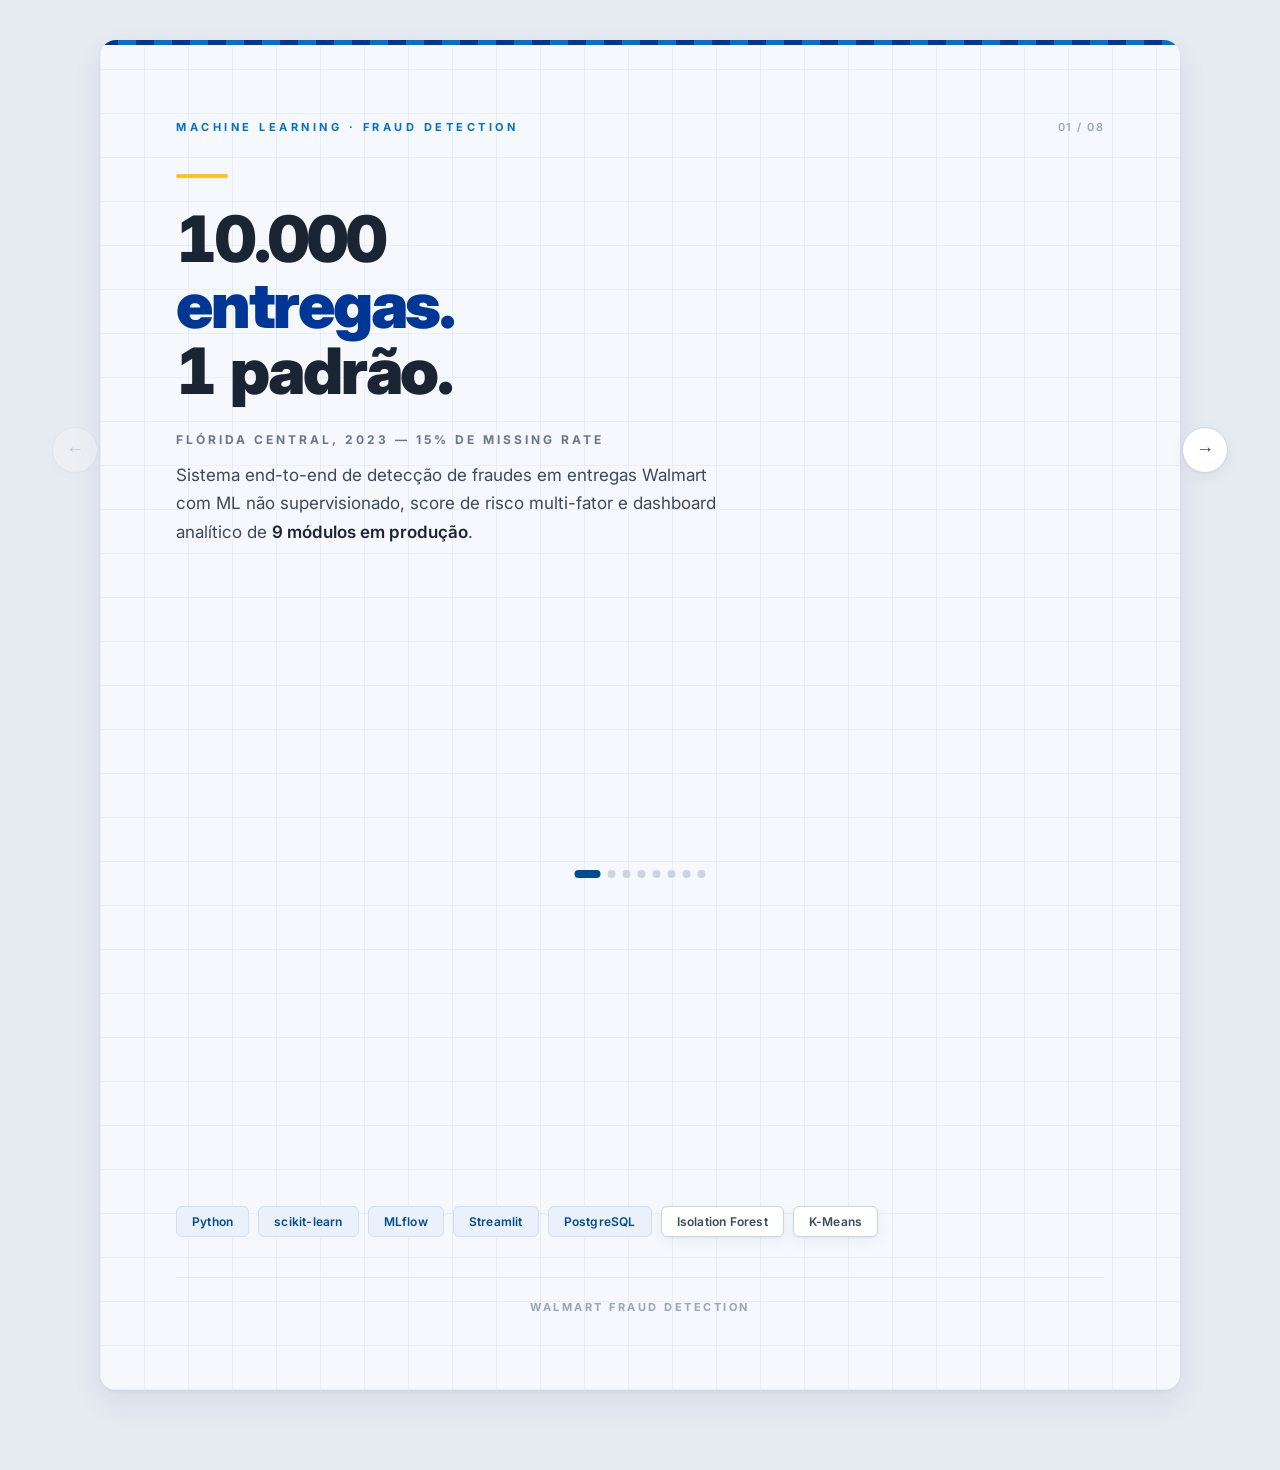
<file: docs/linkedin-post/variants/carousel-v3.html>
<!DOCTYPE html>
<html lang="pt-BR">
<head>
<meta charset="UTF-8">
<meta name="viewport" content="width=device-width, initial-scale=1.0">
<title>Walmart Fraud Detection — LinkedIn Carousel</title>
<link rel="preconnect" href="https://fonts.googleapis.com">
<link href="https://fonts.googleapis.com/css2?family=Inter:wght@400;500;600;700;800;900&display=swap" rel="stylesheet">
<style>

/* ── DESIGN SYSTEM TOKENS (src/dashboard/theme.py + main.css) ──────────
   Walmart brand kept; light surfaces softened (no pure white slides). */
:root {
  --sw: 1080px;
  --sh: 1350px;
  --pad: 76px;

  /* Walmart brand */
  --blue:      #004C91;
  --blue-dark: #003695;
  --blue-lt:   #0071CE;
  --yellow:    #FFC220;

  /* Soft light palette — easy on the eyes, not stark white */
  --bg-page:  #DCE3EC;   /* viewport behind the slides              */
  --bg-soft:  #F4F7FB;   /* lighter spot of the slide gradient      */
  --bg-mute:  #E8EDF4;   /* darker spot of the slide gradient       */
  --card:     #FFFFFF;   /* cards lift off the soft background       */
  --card-2:   #F7F9FC;   /* secondary card surface                  */
  --blue-soft:#EAF1FA;   /* soft blue surface                       */
  --border:   #E3E8EF;
  --border-md:#CBD5E1;

  /* Typography */
  --t1: #1A2433;
  --t2: #3D4858;
  --t3: #6B7688;
  --t4: #9AA5B5;

  --shadow:    0 1px 2px rgba(16,33,66,.04), 0 4px 16px rgba(16,33,66,.05);
  --shadow-lg: 0 2px 4px rgba(16,33,66,.05), 0 12px 32px rgba(16,33,66,.07);

  --font: 'Inter', 'Segoe UI', Roboto, Helvetica, Arial, sans-serif;
}

*, *::before, *::after { box-sizing: border-box; margin: 0; padding: 0; }

body {
  font-family: var(--font);
  background: var(--bg-page);
  display: flex;
  flex-direction: column;
  align-items: center;
  padding: 40px 16px 80px;
  color: var(--t1);
  -webkit-font-smoothing: antialiased;
}

/* ── NAVIGATION ───────────────────────────────────────────────────── */
.nav-btn {
  position: fixed;
  top: 50%;
  transform: translateY(-50%);
  width: 46px; height: 46px;
  border-radius: 50%;
  border: 1px solid var(--border-md);
  background: var(--card);
  cursor: pointer;
  font-size: 18px;
  display: flex; align-items: center; justify-content: center;
  box-shadow: var(--shadow);
  color: var(--t2);
  z-index: 100;
  transition: background .2s, border-color .2s;
}
#btnPrev { left: max(12px, calc(50% - 588px)); }
#btnNext { right: max(12px, calc(50% - 588px)); }
.nav-btn:hover    { background: var(--bg-soft); border-color: var(--blue-lt); color: var(--blue); }
.nav-btn:disabled { opacity: 0.25; cursor: default; pointer-events: none; }

.dots {
  position: fixed;
  bottom: 22px; left: 50%;
  transform: translateX(-50%);
  display: flex; gap: 7px;
  z-index: 100;
}
.dot {
  width: 8px; height: 8px;
  border-radius: 9999px;
  background: var(--border-md);
  border: none; cursor: pointer;
  transition: width .25s, background .25s;
}
.dot.on { width: 26px; background: var(--blue); border-radius: 4px; }

/* ── CAROUSEL ─────────────────────────────────────────────────────── */
.wrap  { width: var(--sw); overflow: hidden; border-radius: 16px; box-shadow: var(--shadow-lg); }
.track { display: flex; transition: transform .4s cubic-bezier(.4,0,.2,1); }

/* ── SLIDE BASE ───────────────────────────────────────────────────── */
.slide {
  width: var(--sw);
  min-width: var(--sw);
  height: var(--sh);
  /* soft, minimal texture via a gentle radial gradient — no dots */
  background: radial-gradient(125% 90% at 50% -8%, var(--bg-soft) 0%, #EEF2F8 52%, var(--bg-mute) 100%);
  display: flex;
  flex-direction: column;
  padding: var(--pad);
  position: relative;
  flex-shrink: 0;
  overflow: hidden;
}

/* Brand accent bar — top of every slide */
.slide::before {
  content: '';
  position: absolute;
  top: 0; left: 0; right: 0;
  height: 5px;
  background: linear-gradient(90deg, var(--blue-dark) 0%, var(--blue-lt) 100%);
}

/* ── SLIDE STRUCTURE: head (fixed) · body (fills) · foot (fixed) ───── */
.s-head {
  display: flex;
  justify-content: space-between;
  align-items: center;
  padding-top: 4px;
  flex-shrink: 0;
}
.s-label {
  font-size: 11px; font-weight: 700;
  letter-spacing: 3.5px; text-transform: uppercase;
  color: var(--blue-lt);
}
.s-num {
  font-size: 11px; font-weight: 600;
  letter-spacing: 1.5px; color: var(--t4);
}

.s-body {
  flex: 1;
  display: flex;
  flex-direction: column;
  min-height: 0;
  padding: 40px 0;
}
.s-body.center  { justify-content: center; }
.s-body.between { justify-content: space-between; }

.s-foot {
  padding-top: 22px;
  border-top: 1px solid var(--border);
  display: flex;
  justify-content: center;
  align-items: center;
  flex-shrink: 0;
}
.s-foot-brand { font-size: 11px; font-weight: 700; letter-spacing: 2.5px; text-transform: uppercase; color: var(--t4); }

/* ── TYPOGRAPHY ───────────────────────────────────────────────────── */
.h1 {
  font-size: 64px; font-weight: 900;
  line-height: 1.03; letter-spacing: -0.035em;
  color: var(--t1);
}
.h2 {
  font-size: 47px; font-weight: 900;
  line-height: 1.07; letter-spacing: -0.028em;
  color: var(--blue-dark);
}
.body {
  font-size: 17px; font-weight: 400;
  line-height: 1.68; color: var(--t2);
}
.body strong { color: var(--t1); font-weight: 600; }
.caption { font-size: 12.5px; color: var(--t4); line-height: 1.55; }
.eyebrow { font-size: 12px; font-weight: 700; letter-spacing: 3px; text-transform: uppercase; color: var(--t3); }
.label   { font-size: 10px; font-weight: 700; letter-spacing: 3px; text-transform: uppercase; color: var(--t4); }

/* accent line */
.accent { width: 52px; height: 4px; background: var(--yellow); border-radius: 2px; }

/* ── CARDS ────────────────────────────────────────────────────────── */
.card {
  background: var(--card);
  border: 1px solid var(--border);
  border-radius: 14px;
  padding: 26px 28px;
  box-shadow: var(--shadow);
}
.card-y {
  background: var(--card);
  border: 1px solid var(--border);
  border-left: 4px solid var(--yellow);
  border-radius: 0 14px 14px 0;
  padding: 22px 26px;
  box-shadow: var(--shadow);
}
.card-b {
  background: var(--blue-soft);
  border: 1px solid #CFE0F4;
  border-radius: 14px;
  padding: 22px 26px;
}

/* ── BADGES ───────────────────────────────────────────────────────── */
.badge-row { display: flex; flex-wrap: wrap; gap: 9px; }
.badge {
  display: inline-block;
  font-size: 12px; font-weight: 600;
  padding: 7px 15px;
  border-radius: 9999px;
  border: 1px solid var(--border-md);
  color: var(--t2);
  background: var(--card);
  letter-spacing: 0.2px;
  box-shadow: var(--shadow);
}
.badge.b { border-color: #CFE0F4; color: var(--blue); background: var(--blue-soft); box-shadow: none; }

/* ── KPI CARDS ────────────────────────────────────────────────────── */
.kpi {
  background: var(--card);
  border: 1px solid var(--border);
  border-top: 4px solid var(--blue-lt);
  border-radius: 14px;
  padding: 30px 28px;
  box-shadow: var(--shadow);
  display: flex; flex-direction: column;
  justify-content: center;
  gap: 8px;
}
.kpi-lbl  { font-size: 10.5px; font-weight: 700; letter-spacing: 2.5px; text-transform: uppercase; color: var(--t4); }
.kpi-val  { font-size: 54px; font-weight: 900; letter-spacing: -0.045em; line-height: 1; color: var(--blue-dark); }
.kpi-desc { font-size: 12.5px; color: var(--t3); line-height: 1.45; }

/* ── PROGRESS BARS ────────────────────────────────────────────────── */
.prog-item  { display: flex; align-items: center; gap: 16px; }
.prog-name  { font-size: 14.5px; font-weight: 600; color: var(--t1); width: 184px; flex-shrink: 0; }
.prog-track { flex: 1; height: 12px; background: #DCE3EC; border-radius: 9999px; overflow: hidden; }
.prog-fill  { height: 100%; border-radius: 9999px; background: var(--blue-lt); }
.prog-fill.hi { background: var(--blue-dark); }
.prog-fill.lo { background: #9CC0E8; }
.prog-pct   { font-size: 13.5px; font-weight: 700; color: var(--blue-dark); width: 46px; text-align: right; flex-shrink: 0; }

/* ── PIPELINE (continuous line) ───────────────────────────────────── */
.steps { position: relative; display: flex; flex-direction: column; justify-content: space-between; flex: 1; }
.steps::before {
  content: '';
  position: absolute;
  left: 20px; top: 22px; bottom: 22px;
  width: 2px; background: var(--border-md);
}
.step       { display: flex; align-items: center; gap: 20px; position: relative; z-index: 1; }
.step-num   {
  width: 40px; height: 40px; border-radius: 50%;
  background: var(--blue-dark); color: #fff;
  font-size: 15px; font-weight: 800;
  display: flex; align-items: center; justify-content: center;
  flex-shrink: 0;
  box-shadow: 0 0 0 5px var(--bg-soft);
}
.step-num.y { background: var(--yellow); color: var(--t1); }
.step-title { font-size: 16px; font-weight: 700; color: var(--t1); margin-bottom: 1px; }
.step-sub   { font-size: 12.5px; color: var(--t3); line-height: 1.4; }

/* ── FEATURE ROWS (no dot bullets) ────────────────────────────────── */
.feat {
  padding: 4px 0 4px 16px;
  border-left: 2px solid var(--yellow);
  font-size: 14px; color: var(--t2); line-height: 1.4;
}

/* ── PRINT / PDF ──────────────────────────────────────────────────── */
@media print {
  @page { size: 1080px 1350px; margin: 0; }
  body  { background: #fff; padding: 0; }
  .nav-btn, .dots { display: none; }
  .wrap { width: auto; overflow: visible; border-radius: 0; box-shadow: none; }
  .track { flex-direction: column; transform: none !important; }
  .slide { page-break-after: always; break-after: page; }
  .card, .card-y, .kpi, .badge, .nav-btn { box-shadow: none; }
}

@media (prefers-reduced-motion: reduce) {
  .track, .dot, .nav-btn { transition: none; }
}

</style>
<style>
/* V3 — Analyst Grid · graph-paper texture, tabular numerals, sharp corners */
:root { --bg-page:#E6EBF2; }
.slide {
  background-color:#F5F8FC;
  background-image:
    repeating-linear-gradient(0deg,  rgba(0,76,145,.055) 0 1px, transparent 1px 44px),
    repeating-linear-gradient(90deg, rgba(0,76,145,.055) 0 1px, transparent 1px 44px);
}
.slide::before { height:5px; background:repeating-linear-gradient(90deg, var(--blue-dark) 0 18px, var(--blue-lt) 18px 36px); }
.kpi-val, .prog-pct, .h1, .h2 { font-feature-settings:"tnum" 1, "lnum" 1; }
.card, .card-b, .kpi, .badge { border-radius:6px; }
.card-y { border-radius:0 6px 6px 0; }
.kpi { border-top-color:var(--blue); }
</style>
</head>
<body>

<button class="nav-btn" id="btnPrev" onclick="go(cur-1)" title="Slide anterior" aria-label="Slide anterior">←</button>
<button class="nav-btn" id="btnNext" onclick="go(cur+1)" title="Próximo slide" aria-label="Próximo slide">→</button>
<div class="dots" id="dots"></div>

<div class="wrap">
<div class="track" id="track">


<!-- ═══════════════════════ SLIDE 1 — CAPA ═══════════════════════ -->
<div class="slide" data-slide="1">
  <div class="s-head">
    <span class="s-label">Machine Learning · Fraud Detection</span>
    <span class="s-num">01 / 08</span>
  </div>

  <div class="s-body between">
    <div style="display:flex; flex-direction:column; gap:28px;">
      <div class="accent"></div>
      <div class="h1">
        10.000<br>
        <span style="color:var(--blue-dark);">entregas.</span><br>
        1 padrão.
      </div>
      <div style="max-width:560px;">
        <div class="eyebrow" style="margin-bottom:14px;">Flórida Central, 2023 — 15% de missing rate</div>
        <div class="body">
          Sistema end-to-end de detecção de fraudes em entregas Walmart com ML não
          supervisionado, score de risco multi-fator e dashboard analítico de
          <strong>9 módulos em produção</strong>.
        </div>
      </div>
    </div>

    <div class="badge-row">
      <span class="badge b">Python</span>
      <span class="badge b">scikit-learn</span>
      <span class="badge b">MLflow</span>
      <span class="badge b">Streamlit</span>
      <span class="badge b">PostgreSQL</span>
      <span class="badge">Isolation Forest</span>
      <span class="badge">K-Means</span>
    </div>
  </div>

  <div class="s-foot">
    <span class="s-foot-brand">Walmart Fraud Detection</span>
  </div>
</div>


<!-- ═══════════════════════ SLIDE 2 — PROBLEMA ═══════════════════════ -->
<div class="slide" data-slide="2">
  <div class="s-head">
    <span class="s-label">O Problema</span>
    <span class="s-num">02 / 08</span>
  </div>

  <div class="s-body between">
    <div>
      <div class="h2" style="margin-bottom:26px;">O custo invisível<br>no e-commerce</div>
      <div class="card">
        <div class="body">
          Em 2023, o Walmart registrou <strong>$6,5 bilhões em perdas com furtos</strong>, e
          <strong>53% do crescimento</strong> veio de entregas onde clientes reportam itens
          ausentes — um vetor difícil de rastrear sem dados estruturados.
        </div>
      </div>
    </div>

    <!-- Hero stat as the focal point -->
    <div>
      <div style="display:flex; align-items:flex-end; gap:24px; margin-bottom:24px;">
        <div style="font-size:148px; font-weight:900; line-height:.82; letter-spacing:-0.06em; color:var(--blue-dark);">15%</div>
        <div style="padding-bottom:10px;">
          <div style="font-size:21px; font-weight:800; color:var(--t1);">dos pedidos</div>
          <div style="font-size:16px; color:var(--t2);">com itens reportados ausentes</div>
        </div>
      </div>
      <div style="height:14px; background:#DCE3EC; border-radius:9999px; overflow:hidden; margin-bottom:12px;">
        <div style="width:15%; height:100%; background:linear-gradient(90deg,var(--blue-dark),var(--blue-lt)); border-radius:9999px;"></div>
      </div>
      <div class="caption">1.502 pedidos afetados em 10.000 analisados</div>
    </div>
  </div>

  <div class="s-foot">
    <span class="s-foot-brand">Walmart Fraud Detection</span>
  </div>
</div>


<!-- ═══════════════════════ SLIDE 3 — PIPELINE ═══════════════════════ -->
<div class="slide" data-slide="3">
  <div class="s-head">
    <span class="s-label">Arquitetura</span>
    <span class="s-num">03 / 08</span>
  </div>

  <div class="s-body">
    <div style="margin-bottom:30px;">
      <div class="h2" style="margin-bottom:14px;">Como o sistema funciona</div>
      <div class="body">Pipeline end-to-end, da ingestão de dados brutos ao score de risco.</div>
    </div>

    <div class="steps">
      <div class="step">
        <div class="step-num">1</div>
        <div>
          <div class="step-title">Dados Brutos</div>
          <div class="step-sub">10.000 pedidos, 1.247 motoristas e 1.239 clientes em 5 datasets</div>
        </div>
      </div>
      <div class="step">
        <div class="step-num">2</div>
        <div>
          <div class="step-title">ETL Pipeline</div>
          <div class="step-sub">Pandas e SQLAlchemy para parse de moeda, datas e joins relacionais</div>
        </div>
      </div>
      <div class="step">
        <div class="step-num">3</div>
        <div>
          <div class="step-title">Feature Engineering</div>
          <div class="step-sub">Missing rate, padrão histórico e perfis temporais por entidade</div>
        </div>
      </div>
      <div class="step">
        <div class="step-num">4</div>
        <div>
          <div class="step-title">ML Models</div>
          <div class="step-sub">Isolation Forest, K-Means (5 clusters) e DBSCAN com MLflow tracking</div>
        </div>
      </div>
      <div class="step">
        <div class="step-num">5</div>
        <div>
          <div class="step-title">Risk Score Engine</div>
          <div class="step-sub">Nota 0–100 por pedido, motorista e cliente, com alertas por threshold</div>
        </div>
      </div>
      <div class="step">
        <div class="step-num y">6</div>
        <div>
          <div class="step-title">Dashboard Streamlit</div>
          <div class="step-sub">9 módulos em produção com drift detection e relatórios executivos</div>
        </div>
      </div>
    </div>
  </div>

  <div class="s-foot">
    <span class="s-foot-brand">Walmart Fraud Detection</span>
  </div>
</div>


<!-- ═══════════════════════ SLIDE 4 — METODOLOGIA ═══════════════════════ -->
<div class="slide" data-slide="4">
  <div class="s-head">
    <span class="s-label">Decisões de Engenharia</span>
    <span class="s-num">04 / 08</span>
  </div>

  <div class="s-body">
    <div style="margin-bottom:30px;">
      <div class="h2" style="margin-bottom:14px;">Por que ML<br>não supervisionado?</div>
      <div class="body">
        Sem rótulos históricos de fraude confirmada, a abordagem supervisionada
        não é viável. As três decisões centrais:
      </div>
    </div>

    <div style="display:flex; flex-direction:column; gap:18px; flex:1; justify-content:center;">
      <div class="card-y">
        <div style="font-size:16px; font-weight:700; color:var(--t1); margin-bottom:7px;">Isolation Forest para anomalias</div>
        <div class="body" style="font-size:15px;">
          Isola instâncias raras com menos splits — ideal quando fraude não é a
          maioria. Dispensa labels. Contaminação estimada em 10%.
        </div>
      </div>
      <div class="card-y">
        <div style="font-size:16px; font-weight:700; color:var(--t1); margin-bottom:7px;">K-Means (5 clusters) + DBSCAN</div>
        <div class="body" style="font-size:15px;">
          K-Means define perfis de risco com grupos fixos; DBSCAN encontra clusters
          de densidade. Estratégias complementares de segmentação.
        </div>
      </div>
      <div class="card-y" style="border-left-color:var(--blue-lt);">
        <div style="font-size:16px; font-weight:700; color:var(--t1); margin-bottom:7px;">Risk Score multi-fator (0–100)</div>
        <div class="body" style="font-size:15px;">
          Missing rate <strong>25%</strong>, anomaly score <strong>25%</strong>, padrão
          histórico <strong>20%</strong>, cluster risk <strong>15%</strong> e frequência
          <strong>15%</strong> — pesos calibrados para entregas.
        </div>
      </div>
    </div>
  </div>

  <div class="s-foot">
    <span class="s-foot-brand">Walmart Fraud Detection</span>
  </div>
</div>


<!-- ═══════════════════════ SLIDE 5 — KPIs ═══════════════════════ -->
<div class="slide" data-slide="5">
  <div class="s-head">
    <span class="s-label">Resultados</span>
    <span class="s-num">05 / 08</span>
  </div>

  <div class="s-body">
    <div class="h2" style="margin-bottom:30px;">O sistema em números</div>

    <div style="display:grid; grid-template-columns:1fr 1fr; gap:18px; flex:1;">
      <div class="kpi">
        <div class="kpi-lbl">Pedidos Analisados</div>
        <div class="kpi-val">10.000</div>
        <div class="kpi-desc">Central Florida, ano completo de 2023</div>
      </div>
      <div class="kpi" style="border-top-color:var(--yellow);">
        <div class="kpi-lbl">Taxa Missing Items</div>
        <div class="kpi-val" style="color:#B45309;">15%</div>
        <div class="kpi-desc">1.502 pedidos com itens ausentes</div>
      </div>
      <div class="kpi" style="border-top-color:#EF4444;">
        <div class="kpi-lbl">Exposição Estimada</div>
        <div class="kpi-val" style="font-size:46px; color:#B91C1C;">$517K</div>
        <div class="kpi-desc">Soma dos 1.502 pedidos afetados</div>
      </div>
      <div class="kpi" style="border-top-color:var(--blue);">
        <div class="kpi-lbl">Maior Risco — Motorista</div>
        <div class="kpi-val">6,1x</div>
        <div class="kpi-desc">7,46% dos itens ausentes vs. média de 1,22%</div>
      </div>
    </div>

    <div class="caption" style="margin-top:22px;">
      Base de 1.247 motoristas e 1.239 clientes em 7 cidades da Flórida Central, jan a dez de 2023
    </div>
  </div>

  <div class="s-foot">
    <span class="s-foot-brand">Walmart Fraud Detection</span>
  </div>
</div>


<!-- ═══════════════════════ SLIDE 6 — GEOGRÁFICO ═══════════════════════ -->
<div class="slide" data-slide="6">
  <div class="s-head">
    <span class="s-label">Análise Geográfica</span>
    <span class="s-num">06 / 08</span>
  </div>

  <div class="s-body">
    <div style="margin-bottom:30px;">
      <div class="h2" style="margin-bottom:14px;">Padrões por região</div>
      <div class="body">Taxa de pedidos com itens ausentes por cidade.</div>
    </div>

    <div style="display:flex; flex-direction:column; gap:21px; flex:1; justify-content:center;">
      <div class="prog-item">
        <span class="prog-name">Altamonte Springs</span>
        <div class="prog-track"><div class="prog-fill hi" style="width:92%;"></div></div>
        <span class="prog-pct">16,2%</span>
      </div>
      <div class="prog-item">
        <span class="prog-name">Clermont</span>
        <div class="prog-track"><div class="prog-fill" style="width:89%;"></div></div>
        <span class="prog-pct">15,8%</span>
      </div>
      <div class="prog-item">
        <span class="prog-name">Apopka</span>
        <div class="prog-track"><div class="prog-fill" style="width:86%;"></div></div>
        <span class="prog-pct">15,3%</span>
      </div>
      <div class="prog-item">
        <span class="prog-name">Orlando</span>
        <div class="prog-track"><div class="prog-fill" style="width:85%;"></div></div>
        <span class="prog-pct">15,1%</span>
      </div>
      <div class="prog-item">
        <span class="prog-name">Winter Park</span>
        <div class="prog-track"><div class="prog-fill" style="width:81%;"></div></div>
        <span class="prog-pct">14,5%</span>
      </div>
      <div class="prog-item">
        <span class="prog-name">Kissimmee</span>
        <div class="prog-track"><div class="prog-fill" style="width:80%;"></div></div>
        <span class="prog-pct">14,4%</span>
      </div>
      <div class="prog-item">
        <span class="prog-name">Sanford</span>
        <div class="prog-track"><div class="prog-fill lo" style="width:77%;"></div></div>
        <span class="prog-pct" style="color:var(--t3);">13,9%</span>
      </div>
    </div>

    <div class="card-b" style="margin-top:26px;">
      <div class="body" style="font-size:14.5px;">
        <strong>Insight:</strong> Altamonte Springs lidera com 16,2%, 1,2 p.p. acima da
        média regional de 15%. A variação entre cidades aponta fatores operacionais
        locais, além do comportamento individual.
      </div>
    </div>
  </div>

  <div class="s-foot">
    <span class="s-foot-brand">Walmart Fraud Detection</span>
  </div>
</div>


<!-- ═══════════════════════ SLIDE 7 — DASHBOARD ═══════════════════════ -->
<div class="slide" data-slide="7">
  <div class="s-head">
    <span class="s-label">Produto Final</span>
    <span class="s-num">07 / 08</span>
  </div>

  <div class="s-body between">
    <div class="h2">O dashboard em produção</div>

    <!-- Browser mockup -->
    <div style="border:1px solid var(--border-md); border-radius:14px; overflow:hidden; box-shadow:var(--shadow-lg);">
      <div style="background:var(--blue-dark); padding:12px 18px; display:flex; align-items:center; gap:8px;">
        <div style="width:11px; height:11px; border-radius:50%; background:rgba(255,255,255,0.28);"></div>
        <div style="width:11px; height:11px; border-radius:50%; background:rgba(255,255,255,0.28);"></div>
        <div style="width:11px; height:11px; border-radius:50%; background:rgba(255,255,255,0.28);"></div>
        <div style="flex:1; margin-left:8px; background:rgba(255,255,255,0.12); border-radius:5px; padding:4px 12px; font-size:11px; color:rgba(255,255,255,0.65);">
          walmart-delivery-fraud-detection.streamlit.app
        </div>
      </div>
      <div style="background:#F7F9FC; padding:16px;">
        <div style="display:grid; grid-template-columns:repeat(4,1fr); gap:10px; margin-bottom:12px;">
          <div style="background:#fff; border:1px solid var(--border); border-radius:9px; padding:12px;">
            <div style="font-size:19px; font-weight:800; color:var(--blue-dark);">10K</div>
            <div style="font-size:9px; color:var(--t4); text-transform:uppercase; letter-spacing:1px;">Orders</div>
          </div>
          <div style="background:#fff; border:1px solid var(--border); border-radius:9px; padding:12px;">
            <div style="font-size:19px; font-weight:800; color:#B45309;">15%</div>
            <div style="font-size:9px; color:var(--t4); text-transform:uppercase; letter-spacing:1px;">Missing</div>
          </div>
          <div style="background:#fff; border:1px solid var(--border); border-radius:9px; padding:12px;">
            <div style="font-size:19px; font-weight:800; color:#B91C1C;">$517K</div>
            <div style="font-size:9px; color:var(--t4); text-transform:uppercase; letter-spacing:1px;">Exposure</div>
          </div>
          <div style="background:#fff; border:1px solid var(--border); border-radius:9px; padding:12px;">
            <div style="font-size:19px; font-weight:800; color:var(--blue);">6,1x</div>
            <div style="font-size:9px; color:var(--t4); text-transform:uppercase; letter-spacing:1px;">Top Risk</div>
          </div>
        </div>
        <div style="background:#fff; border:1px solid var(--border); border-radius:9px; padding:12px; display:flex; align-items:flex-end; gap:5px; height:58px;">
          <div style="flex:1; background:var(--blue-lt); border-radius:2px; height:50%;"></div>
          <div style="flex:1; background:var(--blue-lt); border-radius:2px; height:62%;"></div>
          <div style="flex:1; background:var(--blue-lt); border-radius:2px; height:55%;"></div>
          <div style="flex:1; background:var(--blue-lt); border-radius:2px; height:70%;"></div>
          <div style="flex:1; background:#EF4444;       border-radius:2px; height:82%;"></div>
          <div style="flex:1; background:var(--blue-lt); border-radius:2px; height:60%;"></div>
          <div style="flex:1; background:var(--blue-lt); border-radius:2px; height:55%;"></div>
          <div style="flex:1; background:var(--yellow);  border-radius:2px; height:76%;"></div>
          <div style="flex:1; background:var(--blue-lt); border-radius:2px; height:50%;"></div>
          <div style="flex:1; background:var(--blue-lt); border-radius:2px; height:45%;"></div>
          <div style="flex:1; background:var(--blue-lt); border-radius:2px; height:48%;"></div>
          <div style="flex:1; background:var(--blue-lt); border-radius:2px; height:42%;"></div>
        </div>
      </div>
    </div>

    <!-- Feature rows (left-accent, no dots) -->
    <div style="display:grid; grid-template-columns:1fr 1fr; gap:14px 28px;">
      <div class="feat">Overview e Monitor com alertas em tempo real</div>
      <div class="feat">Drivers e Customers com perfis de risco</div>
      <div class="feat">Geographic e Product Analysis por cidade</div>
      <div class="feat">MLflow tracking e Drift Detection integrados</div>
    </div>
  </div>

  <div class="s-foot">
    <span class="s-foot-brand">Walmart Fraud Detection</span>
  </div>
</div>


<!-- ═══════════════════════ SLIDE 8 — CTA ═══════════════════════ -->
<div class="slide" data-slide="8">
  <div class="s-head">
    <span class="s-label">Conclusão</span>
    <span class="s-num">08 / 08</span>
  </div>

  <div class="s-body between">
    <div style="display:flex; flex-direction:column; gap:28px;">
      <div class="accent"></div>
      <div class="h1" style="color:var(--blue-dark);">
        Anomalias são<br>padrões que ainda<br>não têm nome.
      </div>
      <div class="card-b">
        <div style="font-size:20px; font-weight:700; color:var(--t1); line-height:1.5;">
          Em fraude logística, você priorizaria <strong>Recall</strong> ou <strong>Precision</strong>?
          <span style="display:block; margin-top:8px; font-size:16px; font-weight:400; color:var(--t3);">Me conta nos comentários 👇</span>
        </div>
      </div>
    </div>

    <div style="display:flex; justify-content:space-between; align-items:flex-end;">
      <div>
        <div class="label" style="margin-bottom:8px;">Repositório aberto</div>
        <div style="font-size:15px; font-weight:700; color:var(--blue); margin-bottom:16px;">
          github.com/Anotther/walmart-delivery-fraud-detection
        </div>
        <div style="font-size:22px; font-weight:800; color:var(--t1);">Leonardo</div>
        <div style="font-size:13px; color:var(--t3);">Data Science &amp; Machine Learning</div>
      </div>
      <div class="badge-row" style="flex-direction:column; align-items:flex-end;">
        <span class="badge">#DataScience</span>
        <span class="badge">#MachineLearning</span>
        <span class="badge">#Python</span>
      </div>
    </div>
  </div>

  <div class="s-foot">
    <span class="s-foot-brand">Walmart Fraud Detection</span>
  </div>
</div>


</div><!-- /track -->
</div><!-- /wrap -->

<script>
let cur = 0;
const N     = 8;
const track = document.getElementById('track');
const dotC  = document.getElementById('dots');
const btnP  = document.getElementById('btnPrev');
const btnN  = document.getElementById('btnNext');

for (let i = 0; i < N; i++) {
  const b = document.createElement('button');
  b.className = 'dot';
  b.setAttribute('aria-label', `Slide ${i + 1}`);
  b.onclick = () => go(i);
  dotC.appendChild(b);
}

function go(n) {
  if (n < 0 || n >= N) return;
  cur = n;
  track.style.transform = `translateX(-${cur * 1080}px)`;
  dotC.querySelectorAll('.dot').forEach((d, i) => d.classList.toggle('on', i === cur));
  btnP.disabled = cur === 0;
  btnN.disabled = cur === N - 1;
}

document.addEventListener('keydown', e => {
  if (e.key === 'ArrowRight') { e.preventDefault(); go(cur + 1); }
  if (e.key === 'ArrowLeft')  { e.preventDefault(); go(cur - 1); }
});

let tx0 = 0, ty0 = 0;
const wrap = document.querySelector('.wrap');
wrap.addEventListener('touchstart', e => {
  tx0 = e.touches[0].clientX;
  ty0 = e.touches[0].clientY;
}, { passive: true });
wrap.addEventListener('touchend',   e => {
  const dx = e.changedTouches[0].clientX - tx0;
  const dy = e.changedTouches[0].clientY - ty0;
  // only swipe when the gesture is predominantly horizontal
  if (Math.abs(dx) > 50 && Math.abs(dx) > Math.abs(dy)) {
    go(dx < 0 ? cur + 1 : cur - 1);
  }
});

go(0);
</script>
</body>
</html>
</file>
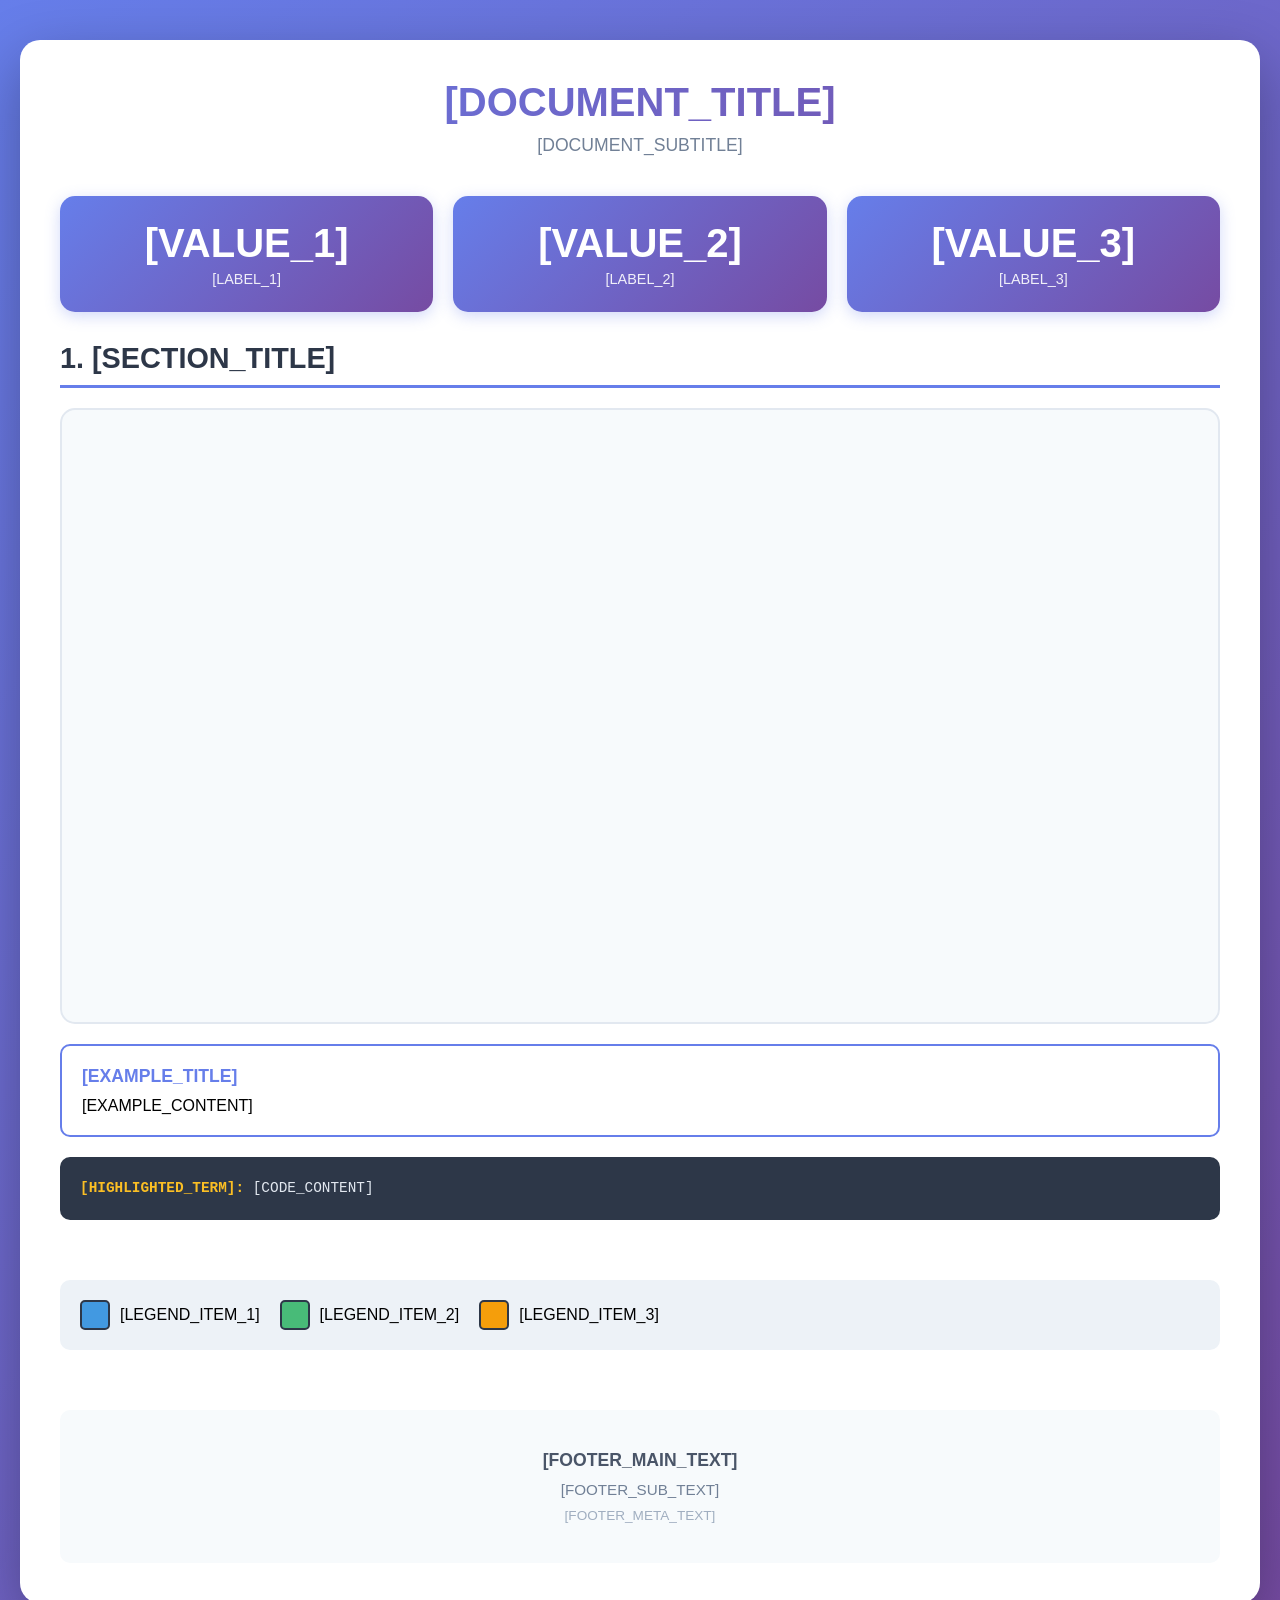
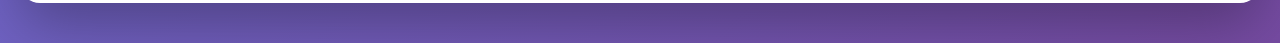
<file: .agent/skills/dashboard-creator/assets/templates/base_template.html>
<!DOCTYPE html>
<html lang="en">
<head>
    <meta charset="UTF-8">
    <meta name="viewport" content="width=device-width, initial-scale=1.0">
    <title>[DOCUMENT_TITLE]</title>
    <style>
        /* ===== RESET & BASE ===== */
        * {
            margin: 0;
            padding: 0;
            box-sizing: border-box;
        }

        body {
            font-family: 'Segoe UI', Tahoma, Geneva, Verdana, sans-serif;
            background: linear-gradient(135deg, #667eea 0%, #764ba2 100%);
            padding: 40px 20px;
            min-height: 100vh;
        }

        /* ===== CONTAINER ===== */
        .container {
            max-width: 1400px;
            margin: 0 auto;
            background: white;
            border-radius: 20px;
            box-shadow: 0 20px 60px rgba(0,0,0,0.3);
            padding: 40px;
        }

        /* ===== TYPOGRAPHY ===== */
        h1 {
            text-align: center;
            color: #2d3748;
            font-size: 2.5em;
            margin-bottom: 10px;
            background: linear-gradient(135deg, #667eea 0%, #764ba2 100%);
            -webkit-background-clip: text;
            -webkit-text-fill-color: transparent;
            background-clip: text;
        }

        .subtitle {
            text-align: center;
            color: #718096;
            font-size: 1.1em;
            margin-bottom: 40px;
        }

        h2.section-title {
            font-size: 1.8em;
            color: #2d3748;
            margin-bottom: 20px;
            padding-bottom: 10px;
            border-bottom: 3px solid #667eea;
        }

        h3 {
            font-size: 1.4em;
            color: #2d3748;
            margin-bottom: 15px;
        }

        /* ===== LAYOUT SECTIONS ===== */
        .section {
            margin-bottom: 60px;
        }

        .diagram-container {
            background: #f7fafc;
            border-radius: 15px;
            padding: 30px;
            margin: 20px 0;
            border: 2px solid #e2e8f0;
        }

        /* ===== METRIC CARDS ===== */
        .metric-grid {
            display: grid;
            grid-template-columns: repeat(auto-fit, minmax(200px, 1fr));
            gap: 20px;
            margin: 30px 0;
        }

        .metric-card {
            background: linear-gradient(135deg, #667eea 0%, #764ba2 100%);
            color: white;
            padding: 25px;
            border-radius: 15px;
            text-align: center;
            box-shadow: 0 4px 15px rgba(102, 126, 234, 0.3);
        }

        .metric-value {
            font-size: 2.5em;
            font-weight: bold;
            margin-bottom: 5px;
        }

        .metric-label {
            font-size: 0.9em;
            opacity: 0.9;
        }

        /* ===== CODE BLOCKS ===== */
        .code-block {
            background: #2d3748;
            color: #e2e8f0;
            padding: 20px;
            border-radius: 10px;
            font-family: 'Courier New', monospace;
            font-size: 0.9em;
            overflow-x: auto;
            margin: 20px 0;
            line-height: 1.6;
        }

        .highlight {
            color: #fbbf24;
            font-weight: bold;
        }

        /* ===== EXAMPLE BOXES ===== */
        .example-box {
            background: #fff;
            border: 2px solid #667eea;
            border-radius: 10px;
            padding: 20px;
            margin: 20px 0;
        }

        .example-title {
            font-weight: bold;
            color: #667eea;
            margin-bottom: 10px;
            font-size: 1.1em;
        }

        /* ===== LEGEND ===== */
        .legend {
            display: flex;
            flex-wrap: wrap;
            gap: 20px;
            margin: 20px 0;
            padding: 20px;
            background: #edf2f7;
            border-radius: 10px;
        }

        .legend-item {
            display: flex;
            align-items: center;
            gap: 10px;
        }

        .legend-box {
            width: 30px;
            height: 30px;
            border-radius: 5px;
            border: 2px solid #2d3748;
        }

        /* ===== SVG STYLING ===== */
        svg {
            width: 100%;
            height: auto;
        }

        svg text {
            font-family: 'Segoe UI', Tahoma, Geneva, Verdana, sans-serif;
        }

        /* ===== FOOTER ===== */
        .footer {
            text-align: center;
            margin-top: 60px;
            padding: 30px;
            background: #f7fafc;
            border-radius: 10px;
        }

        .footer p {
            margin: 10px 0;
        }

        .footer-main {
            font-size: 1.1em;
            color: #4a5568;
            font-weight: 500;
        }

        .footer-sub {
            font-size: 0.95em;
            color: #718096;
        }

        .footer-meta {
            font-size: 0.85em;
            color: #a0aec0;
            margin-top: 15px;
        }

        /* ===== RESPONSIVE DESIGN ===== */
        @media (max-width: 768px) {
            .container {
                padding: 20px;
            }

            h1 {
                font-size: 1.8em;
            }

            .section-title {
                font-size: 1.4em;
            }

            .metric-grid {
                grid-template-columns: 1fr;
            }

            .metric-value {
                font-size: 2em;
            }

            .legend {
                flex-direction: column;
                gap: 10px;
            }
        }

        /* ===== UTILITY CLASSES ===== */
        .text-center { text-align: center; }
        .mt-20 { margin-top: 20px; }
        .mb-20 { margin-bottom: 20px; }
        .p-20 { padding: 20px; }
    </style>
</head>
<body>
    <div class="container">
        <h1>[DOCUMENT_TITLE]</h1>
        <p class="subtitle">[DOCUMENT_SUBTITLE]</p>

        <!-- METRIC CARDS SECTION (Optional) -->
        <div class="metric-grid">
            <div class="metric-card">
                <div class="metric-value">[VALUE_1]</div>
                <div class="metric-label">[LABEL_1]</div>
            </div>
            <div class="metric-card">
                <div class="metric-value">[VALUE_2]</div>
                <div class="metric-label">[LABEL_2]</div>
            </div>
            <div class="metric-card">
                <div class="metric-value">[VALUE_3]</div>
                <div class="metric-label">[LABEL_3]</div>
            </div>
        </div>

        <!-- MAIN CONTENT SECTIONS -->
        <div class="section">
            <h2 class="section-title">1. [SECTION_TITLE]</h2>

            <div class="diagram-container">
                <!-- SVG diagrams go here -->
                <svg viewBox="0 0 1200 600">
                    <!-- SVG content -->
                </svg>
            </div>

            <div class="example-box">
                <div class="example-title">[EXAMPLE_TITLE]</div>
                <p>[EXAMPLE_CONTENT]</p>
            </div>

            <div class="code-block">
<span class="highlight">[HIGHLIGHTED_TERM]:</span> [CODE_CONTENT]
            </div>
        </div>

        <!-- LEGEND SECTION (Optional) -->
        <div class="legend">
            <div class="legend-item">
                <div class="legend-box" style="background: #4299e1;"></div>
                <span>[LEGEND_ITEM_1]</span>
            </div>
            <div class="legend-item">
                <div class="legend-box" style="background: #48bb78;"></div>
                <span>[LEGEND_ITEM_2]</span>
            </div>
            <div class="legend-item">
                <div class="legend-box" style="background: #f59e0b;"></div>
                <span>[LEGEND_ITEM_3]</span>
            </div>
        </div>

        <!-- FOOTER -->
        <div class="footer">
            <p class="footer-main"><strong>[FOOTER_MAIN_TEXT]</strong></p>
            <p class="footer-sub">[FOOTER_SUB_TEXT]</p>
            <p class="footer-meta">[FOOTER_META_TEXT]</p>
        </div>
    </div>
</body>
</html>
</file>
